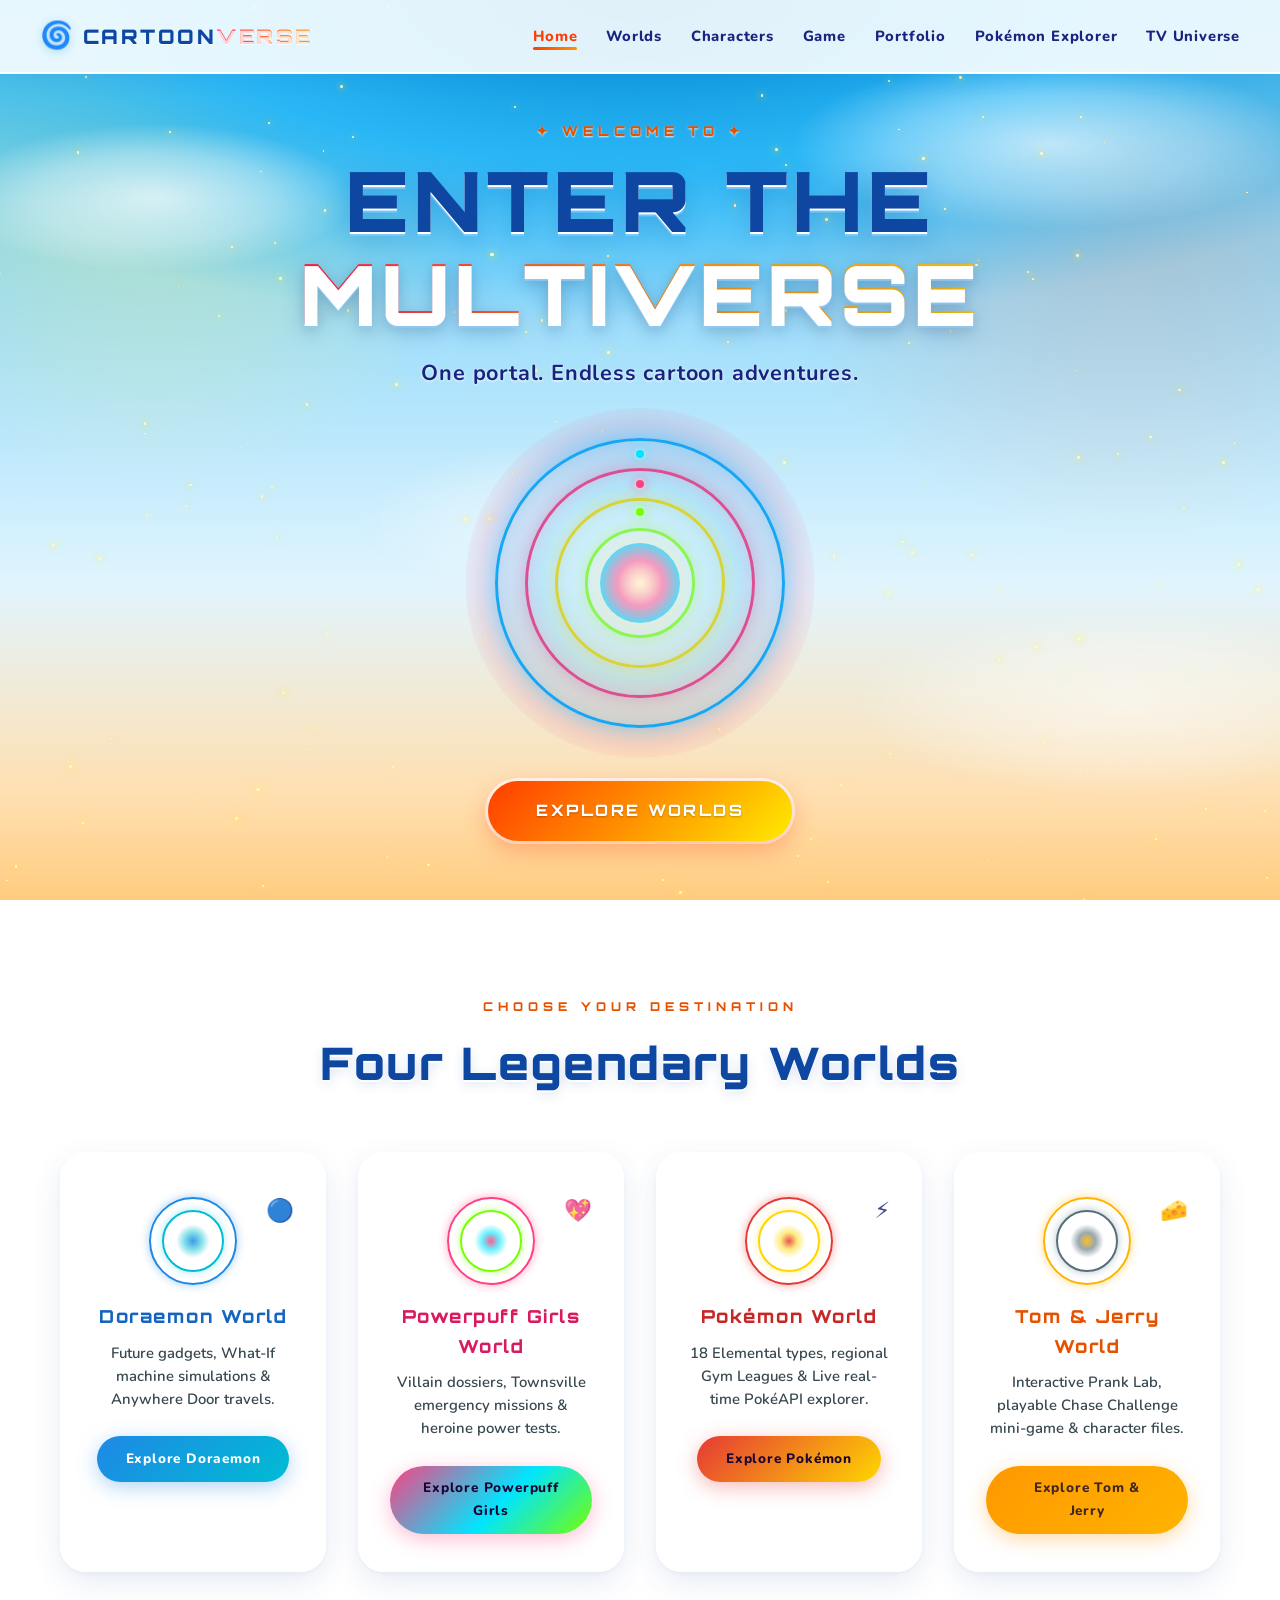
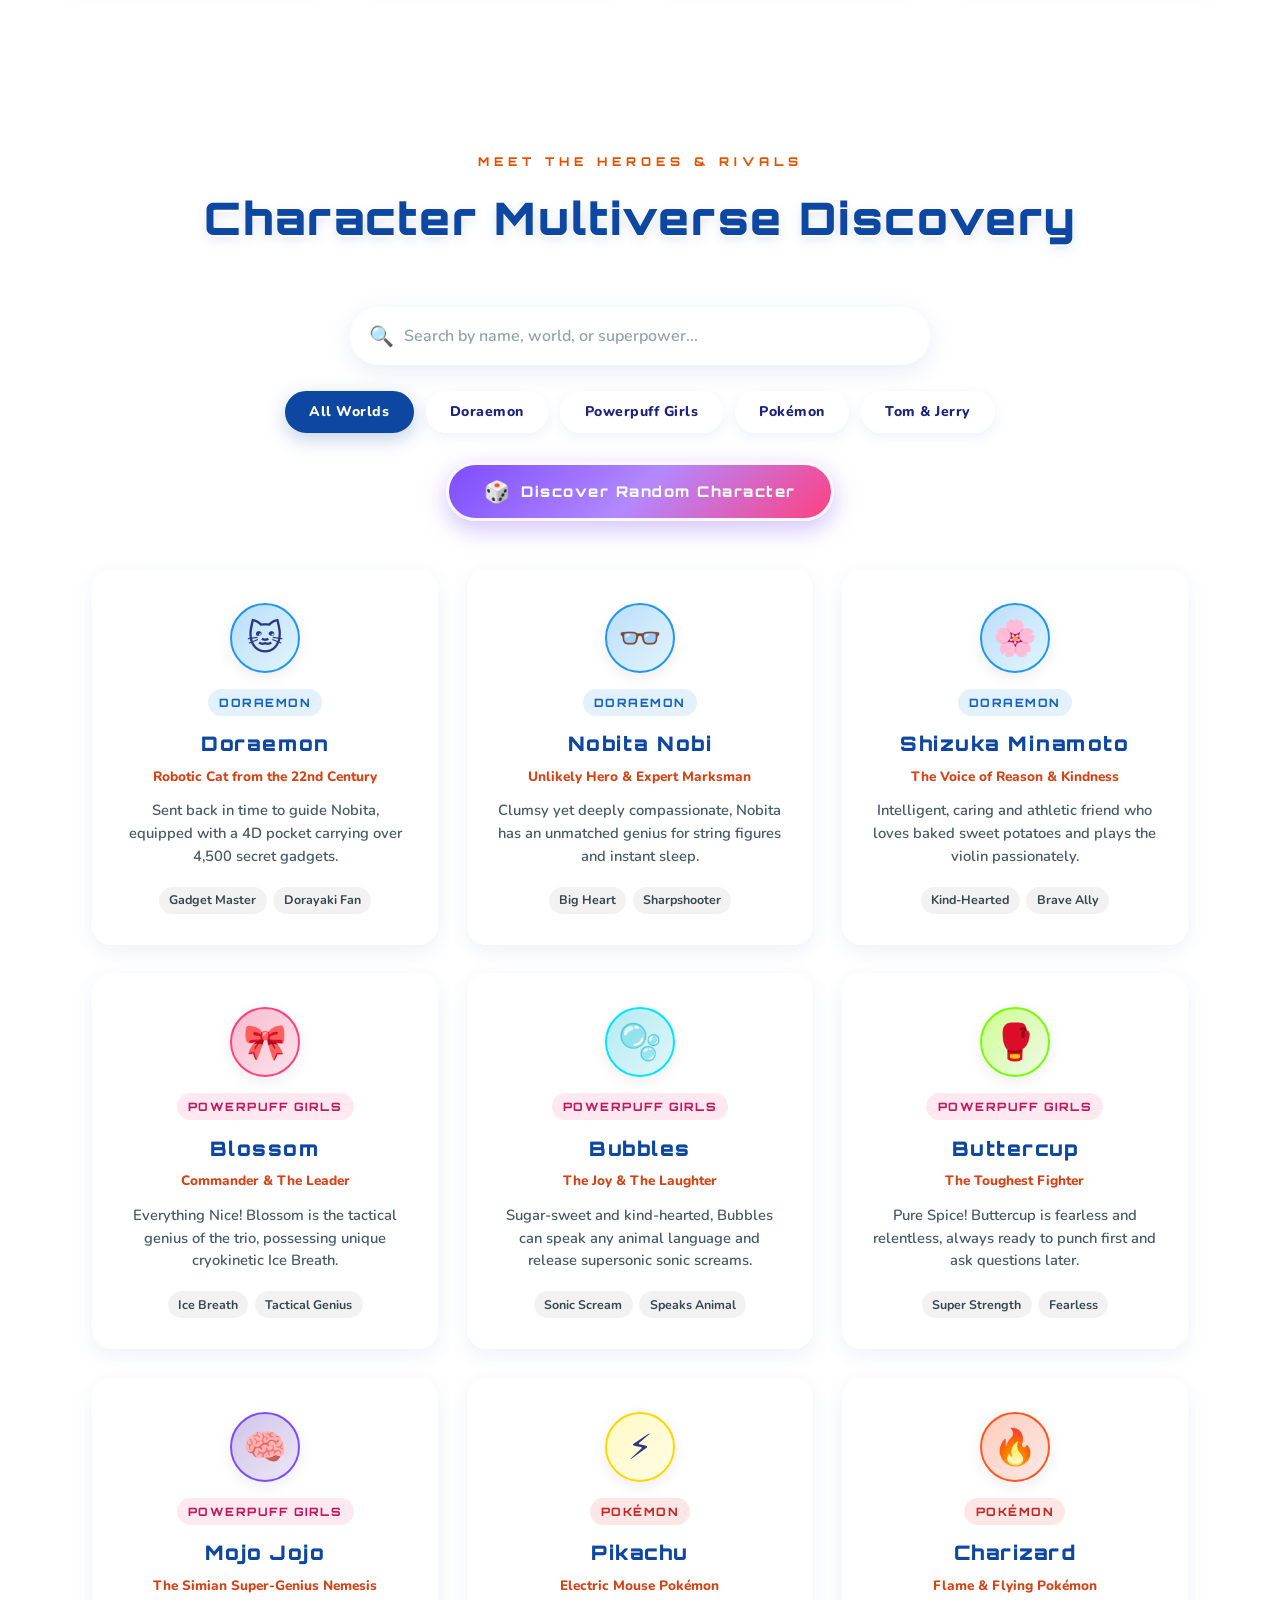
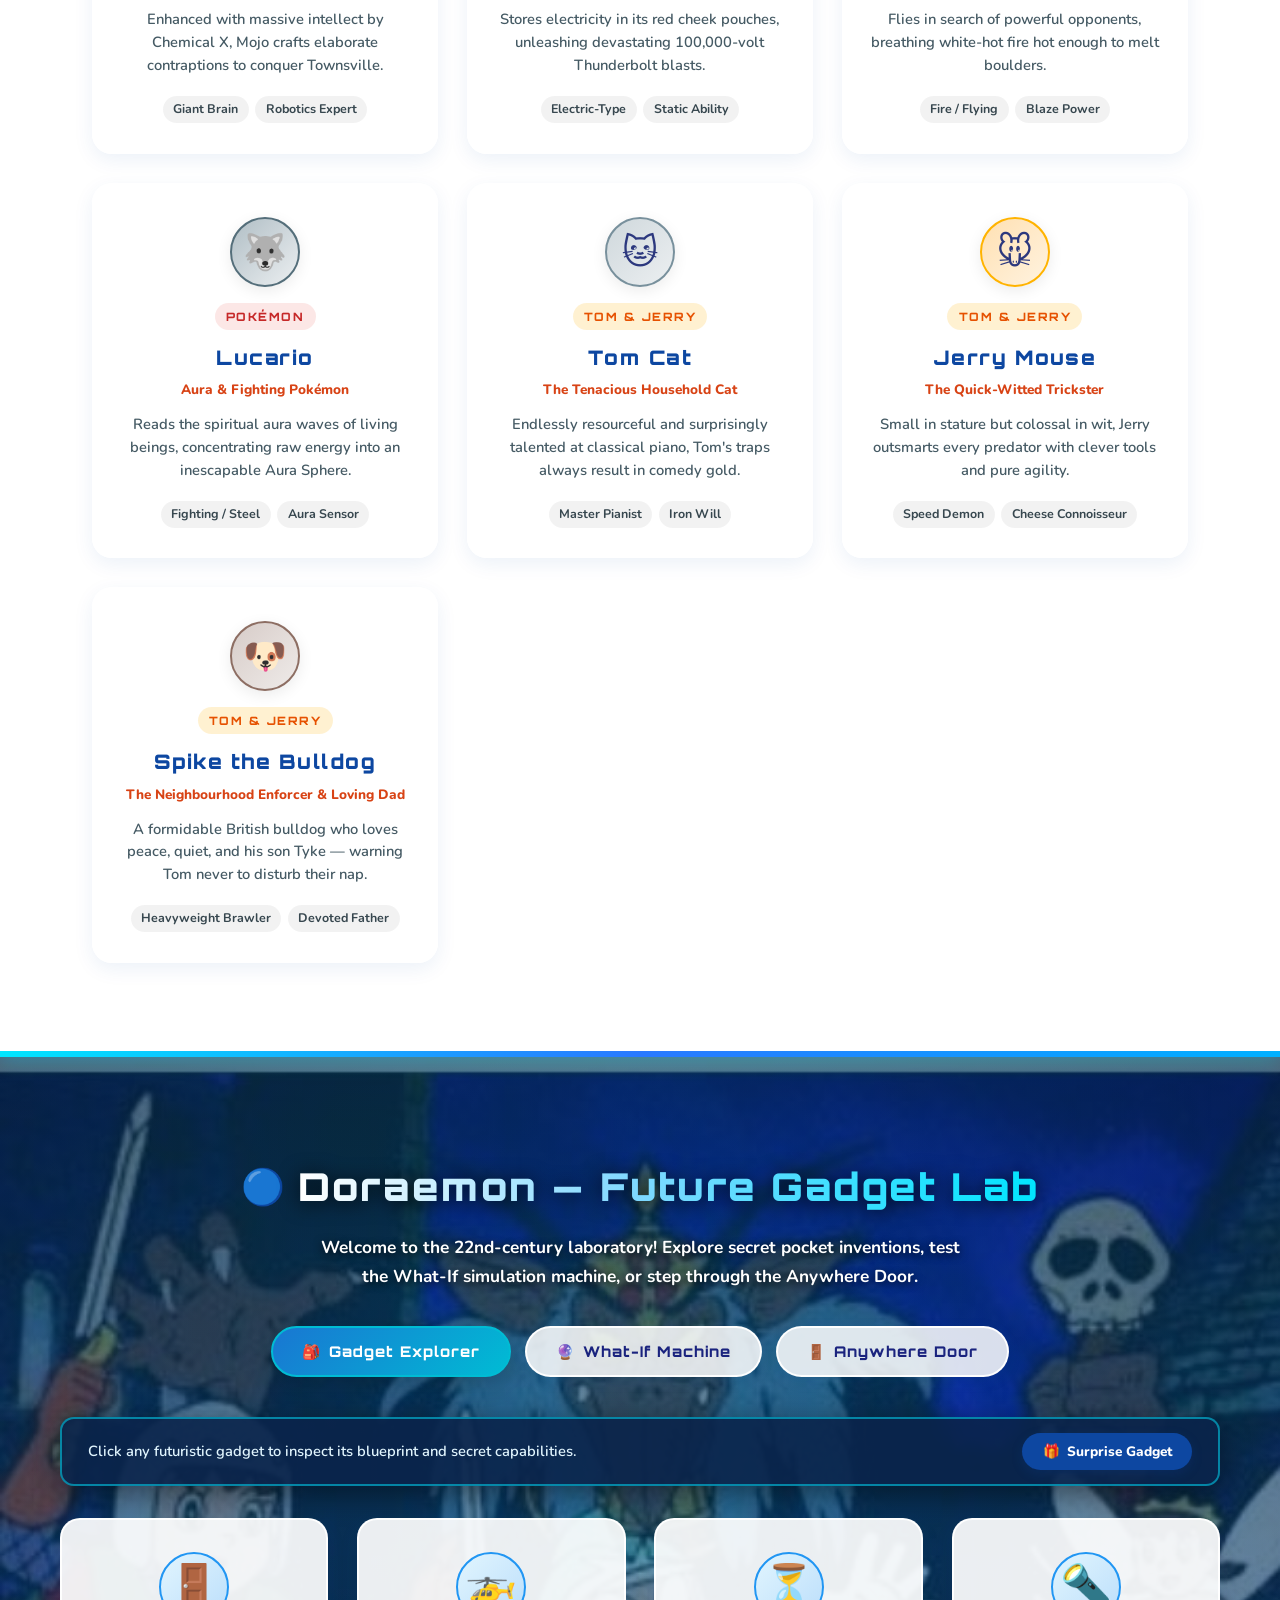
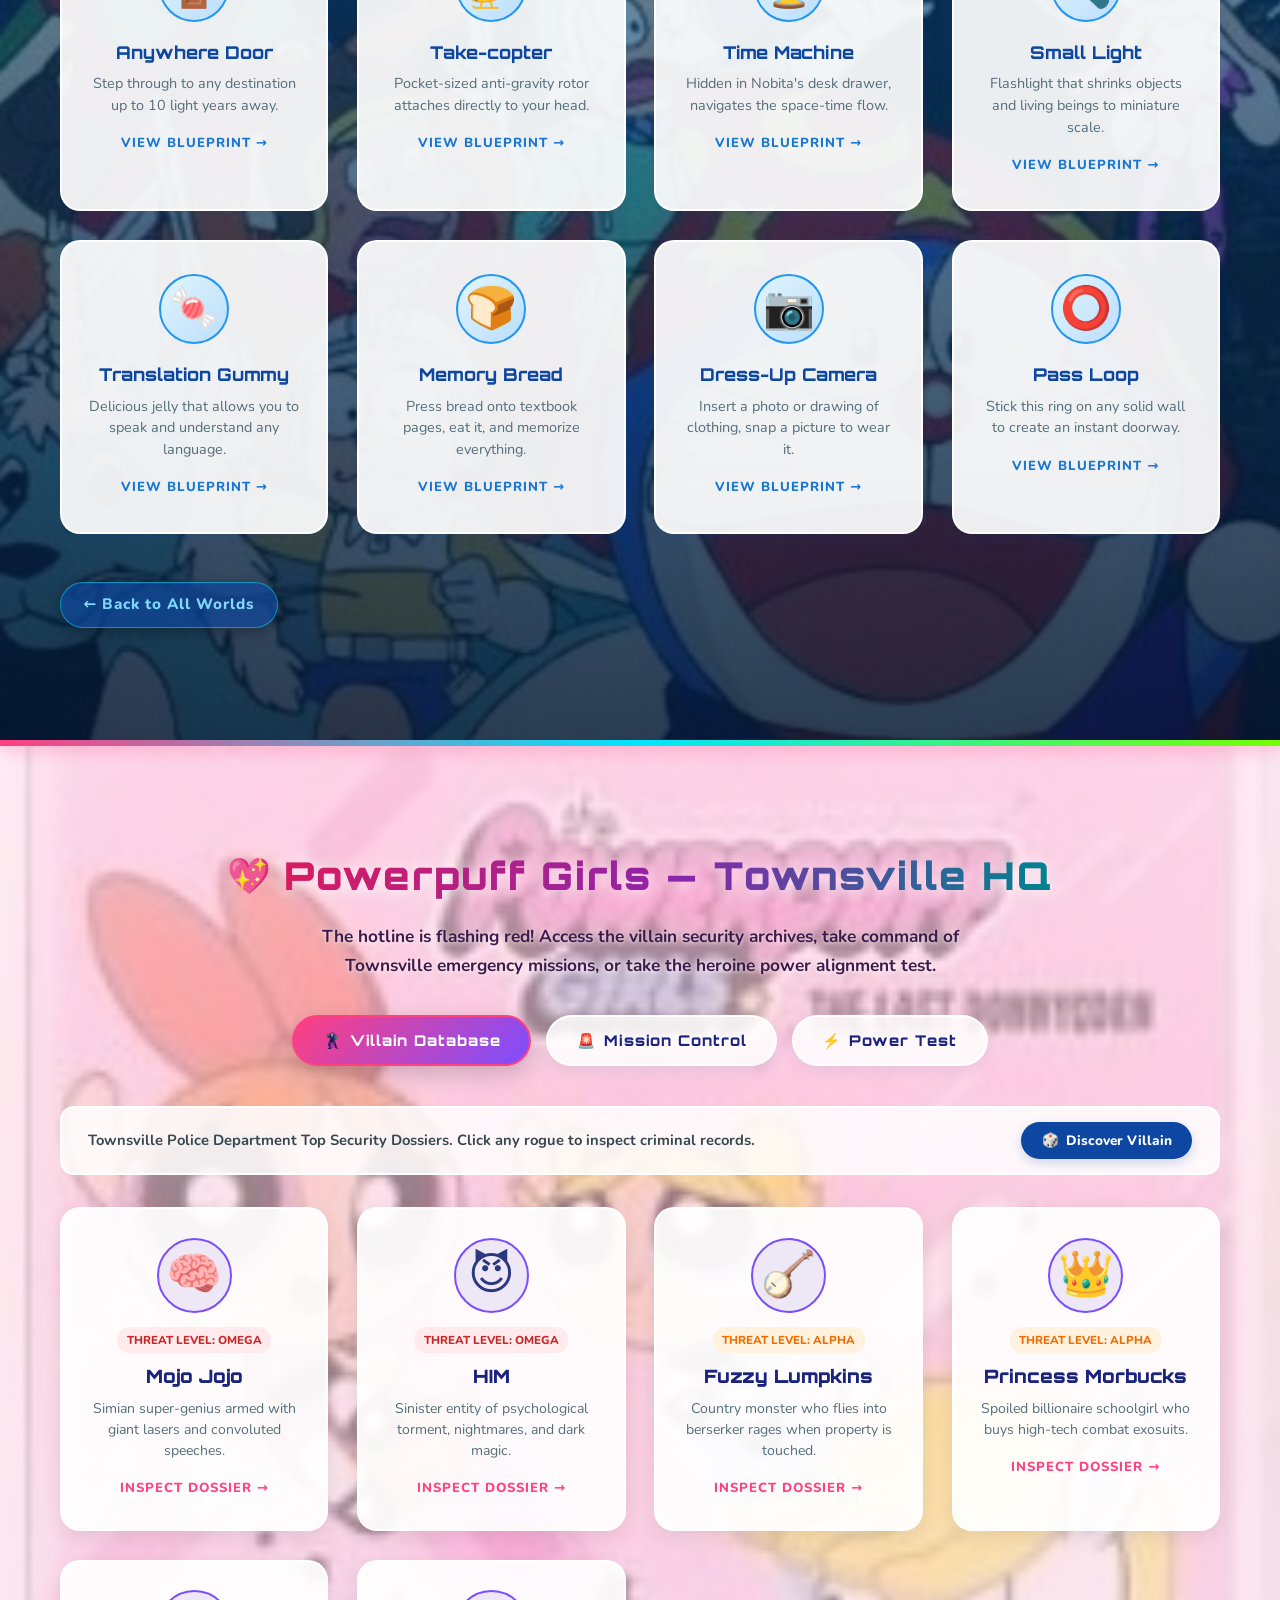
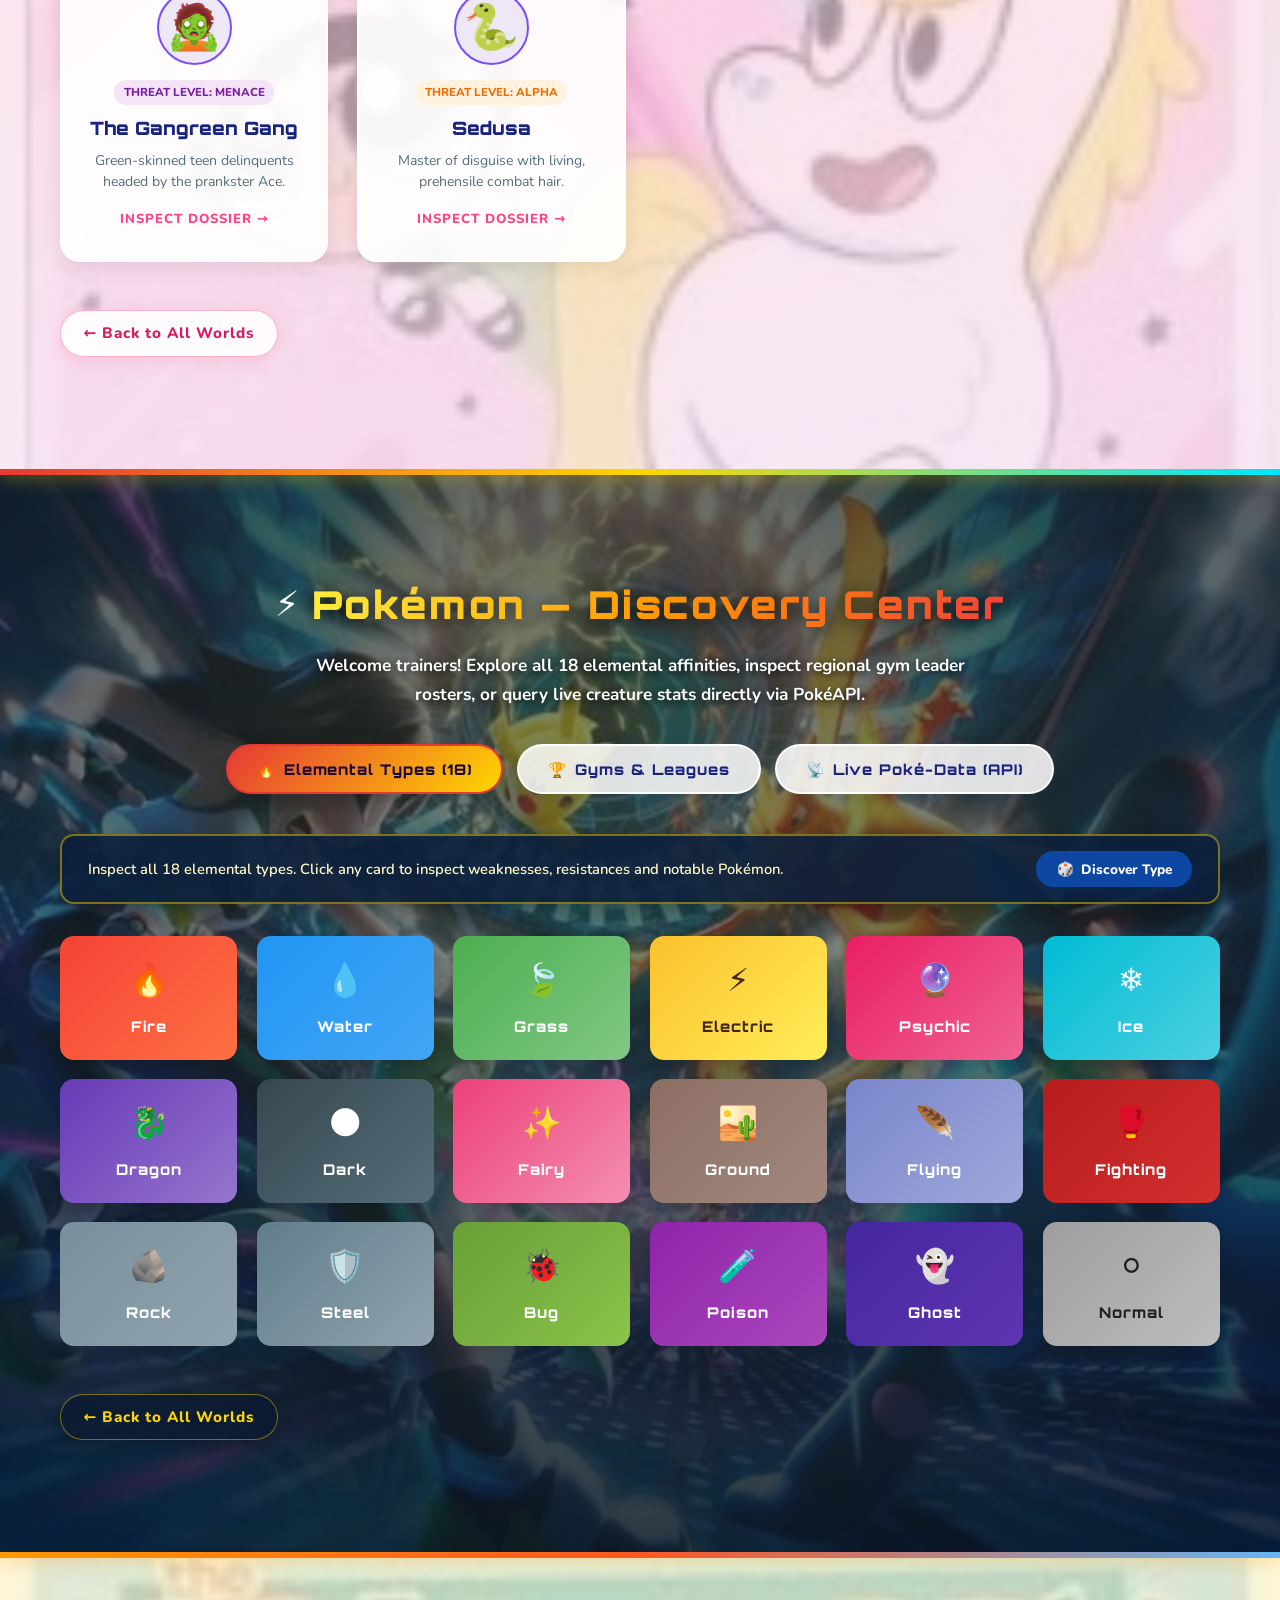
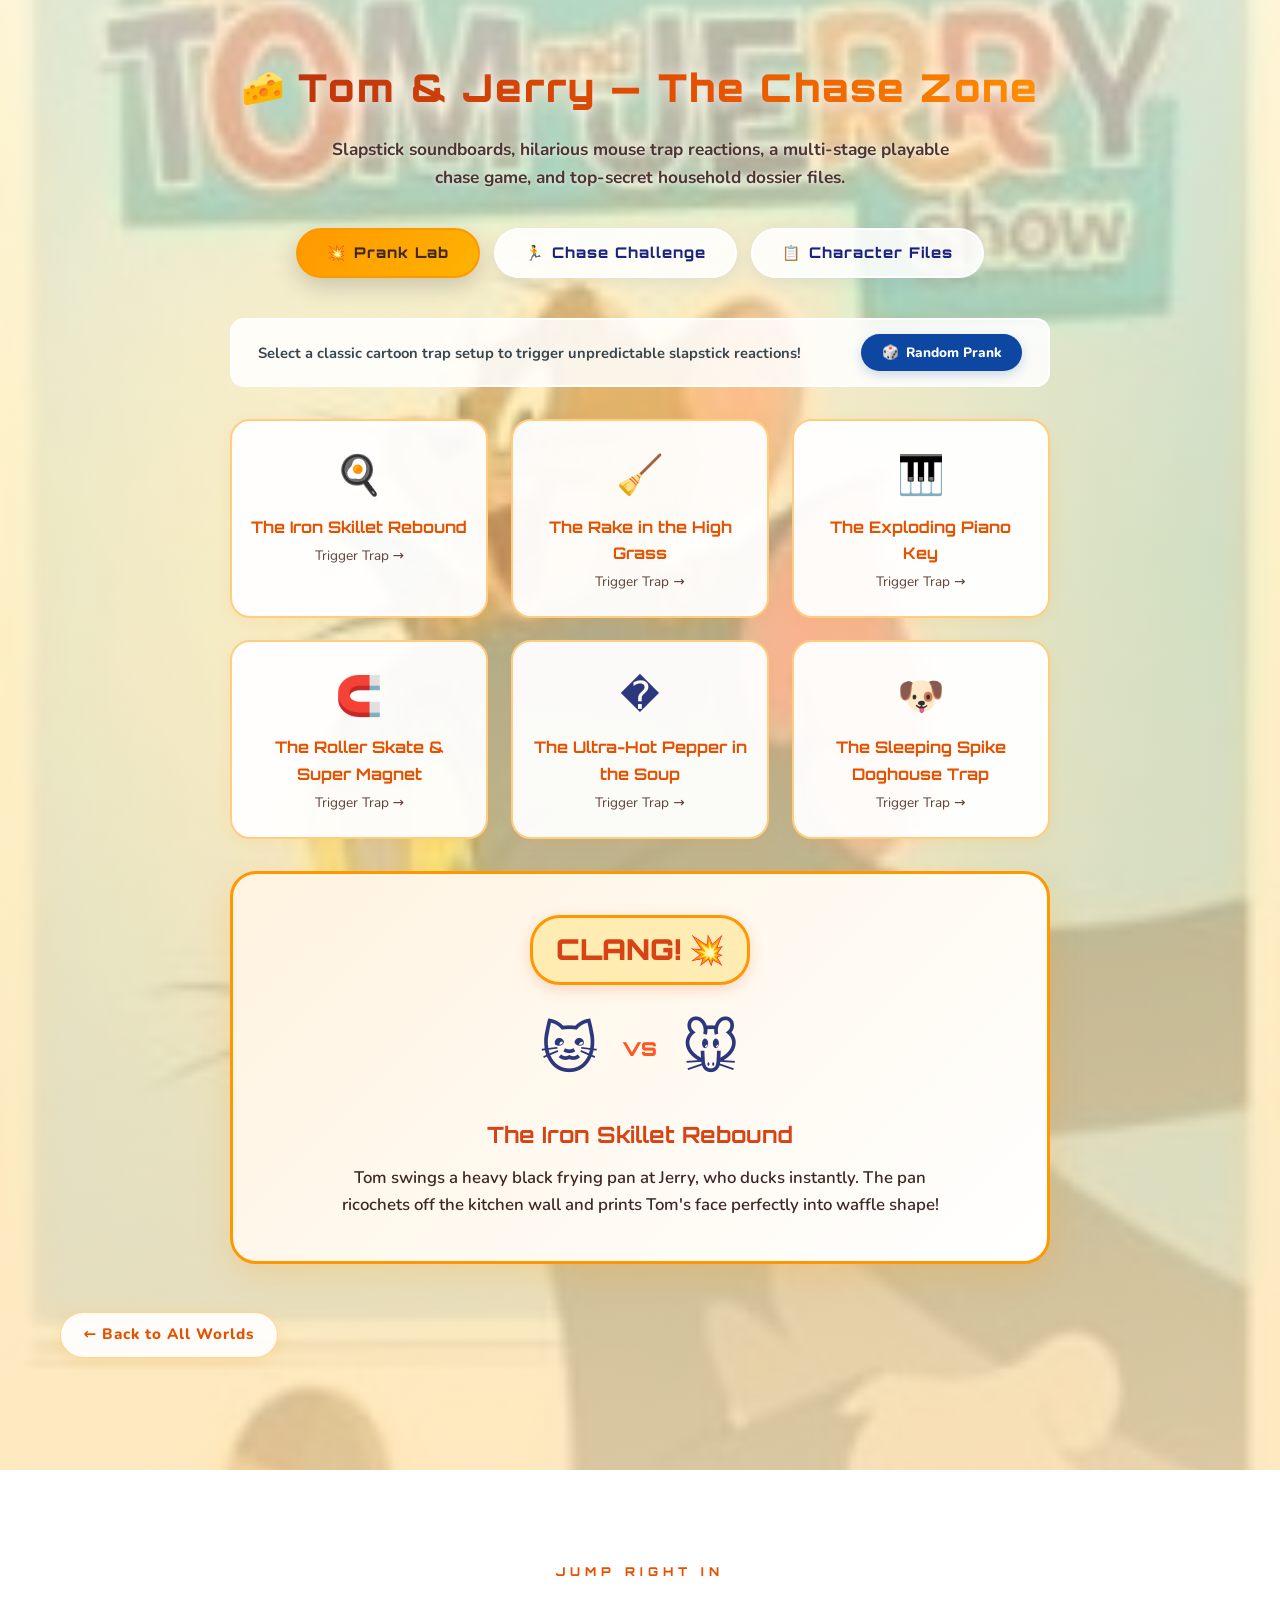
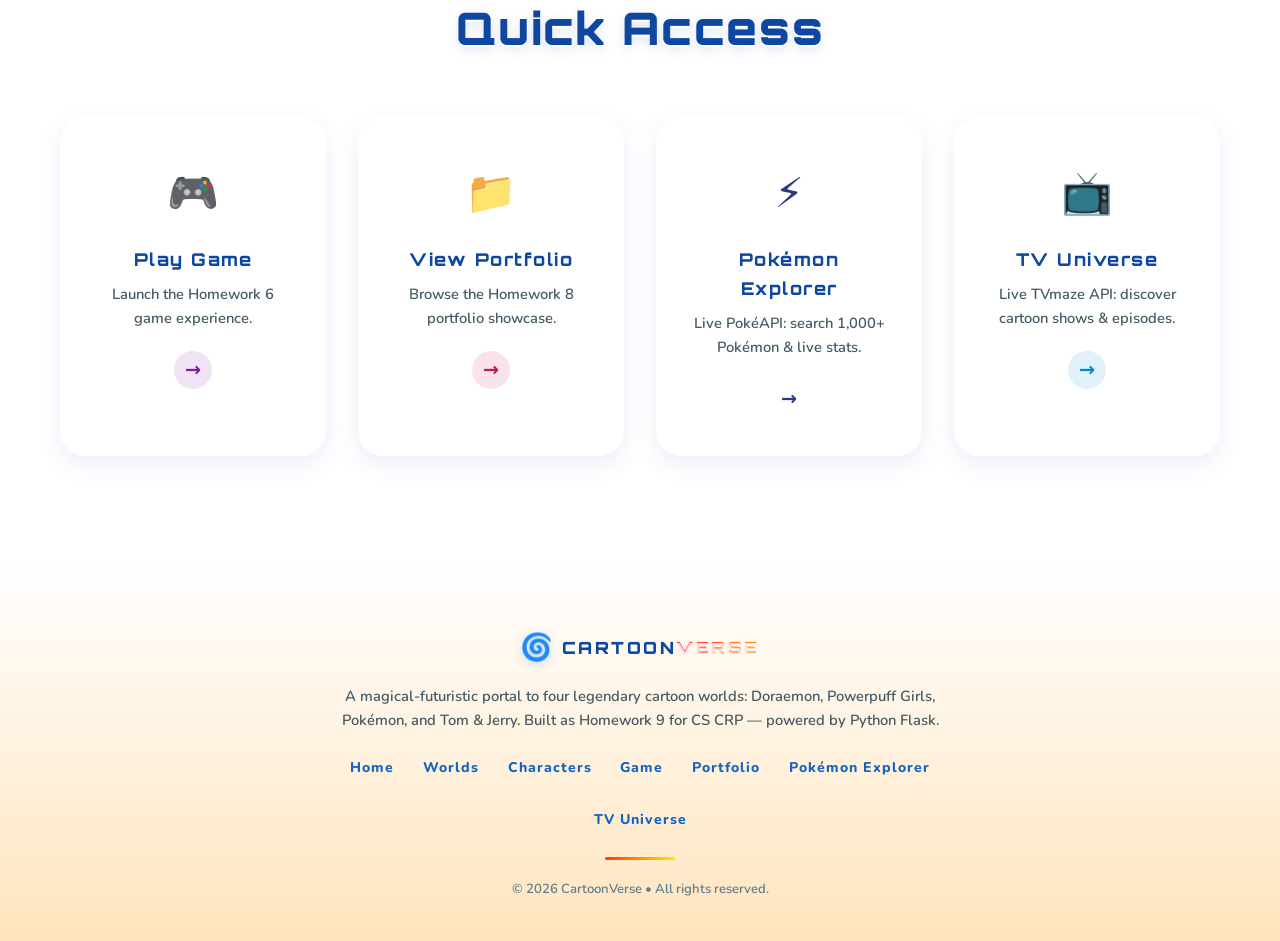
<file: index.html>
<!DOCTYPE html>
<html lang="en">
<head>
  <meta charset="UTF-8" />
  <meta name="viewport" content="width=device-width, initial-scale=1.0" />
  <title>CartoonVerse — Enter the Multiverse</title>
  <link rel="stylesheet" href="CS-CRP/Homework_9/home/style.css" />
  <link rel="preconnect" href="https://fonts.googleapis.com" />
  <link rel="preconnect" href="https://fonts.gstatic.com" crossorigin />
  <link href="https://fonts.googleapis.com/css2?family=Nunito:wght@400;600;700;800;900&family=Orbitron:wght@500;700;900&display=swap" rel="stylesheet" />
</head>
<body>

  <!-- ===== Background layers ===== -->
  <div class="bg-stars" id="starfield"></div>
  <div class="bg-particles" id="particles"></div>

  <!-- ===== Navbar ===== -->
  <nav class="navbar" id="navbar">
    <a href="./" class="nav-brand">
      <span class="brand-icon">🌀</span>
      <span class="brand-text">CARTOON<span class="brand-accent">VERSE</span></span>
    </a>
    <button class="hamburger" id="hamburger" aria-label="Toggle navigation">
      <span></span><span></span><span></span>
    </button>
    <ul class="nav-menu" id="navMenu">
      <li><a href="#hero" class="nav-link active">Home</a></li>
      <li><a href="#worlds" class="nav-link">Worlds</a></li>
      <li><a href="#character-discovery" class="nav-link">Characters</a></li>
      <li><a href="CS-CRP/Homework_9/game/" class="nav-link">Game</a></li>
      <li><a href="CS-CRP/Homework_9/portfolio/" class="nav-link">Portfolio</a></li>
      <li><a href="CS-CRP/Homework_9/api/#pokemon" class="nav-link">Pokémon Explorer</a></li>
      <li><a href="CS-CRP/Homework_9/api/#tv" class="nav-link">TV Universe</a></li>
    </ul>
  </nav>

  <!-- ===== Hero Section ===== -->
  <section class="hero" id="hero">
    <div class="hero-inner">
      <p class="hero-tag">✦ WELCOME TO ✦</p>
      <h1 class="hero-title">
        ENTER THE<br /><span class="hero-highlight">MULTIVERSE</span>
      </h1>
      <p class="hero-subtitle">One portal. Endless cartoon adventures.</p>

      <!-- Central Portal -->
      <div class="portal-stage">
        <div class="portal">
          <div class="ring ring-outer"></div>
          <div class="ring ring-mid"></div>
          <div class="ring ring-inner"></div>
          <div class="ring ring-core-border"></div>
          <div class="portal-core">
            <div class="core-flare"></div>
          </div>
          <div class="portal-aura"></div>
          <!-- Orbiting dots -->
          <div class="orbit orbit-1"><span class="orb"></span></div>
          <div class="orbit orbit-2"><span class="orb"></span></div>
          <div class="orbit orbit-3"><span class="orb"></span></div>
        </div>
      </div>

      <a href="#worlds" class="cta-btn" id="ctaExplore">
        <span class="cta-glow"></span>
        <span class="cta-text">EXPLORE WORLDS</span>
      </a>
    </div>
    <div class="hero-scroll-hint" id="scrollHint">
      <span class="scroll-arrow"></span>
    </div>
  </section>

  <!-- ===== Worlds Section (Exactly 4 Worlds) ===== -->
  <section class="worlds" id="worlds">
    <div class="section-header">
      <span class="section-tag">CHOOSE YOUR DESTINATION</span>
      <h2 class="section-title">Four Legendary Worlds</h2>
    </div>
    <div class="worlds-grid">

      <!-- 1. Doraemon World -->
      <article class="world-card world-doraemon" id="card-doraemon">
        <div class="card-bg-glow"></div>
        <div class="card-top">
          <div class="card-portal-mini">
            <div class="mini-orbit mo-1"></div>
            <div class="mini-orbit mo-2"></div>
            <div class="mini-core doraemon-gradient"></div>
          </div>
          <span class="card-badge">🔵</span>
        </div>
        <h3 class="card-title">Doraemon World</h3>
        <p class="card-desc">Future gadgets, What-If machine simulations & Anywhere Door travels.</p>
        <a href="#world-doraemon-detail" class="card-btn doraemon-btn">Explore Doraemon</a>
      </article>

      <!-- 2. Powerpuff Girls World -->
      <article class="world-card world-powerpuff" id="card-powerpuff">
        <div class="card-bg-glow"></div>
        <div class="card-top">
          <div class="card-portal-mini">
            <div class="mini-orbit mo-1"></div>
            <div class="mini-orbit mo-2"></div>
            <div class="mini-core powerpuff-gradient"></div>
          </div>
          <span class="card-badge">💖</span>
        </div>
        <h3 class="card-title">Powerpuff Girls World</h3>
        <p class="card-desc">Villain dossiers, Townsville emergency missions & heroine power tests.</p>
        <a href="#world-powerpuff-detail" class="card-btn powerpuff-btn">Explore Powerpuff Girls</a>
      </article>

      <!-- 3. Pokémon World -->
      <article class="world-card world-pokemon" id="card-pokemon">
        <div class="card-bg-glow"></div>
        <div class="card-top">
          <div class="card-portal-mini">
            <div class="mini-orbit mo-1"></div>
            <div class="mini-orbit mo-2"></div>
            <div class="mini-core pokemon-gradient"></div>
          </div>
          <span class="card-badge">⚡</span>
        </div>
        <h3 class="card-title">Pokémon World</h3>
        <p class="card-desc">18 Elemental types, regional Gym Leagues & Live real-time PokéAPI explorer.</p>
        <a href="#world-pokemon-detail" class="card-btn pokemon-btn">Explore Pokémon</a>
      </article>

      <!-- 4. Tom and Jerry World -->
      <article class="world-card world-tomjerry" id="card-tomjerry">
        <div class="card-bg-glow"></div>
        <div class="card-top">
          <div class="card-portal-mini">
            <div class="mini-orbit mo-1"></div>
            <div class="mini-orbit mo-2"></div>
            <div class="mini-core tomjerry-gradient"></div>
          </div>
          <span class="card-badge">🧀</span>
        </div>
        <h3 class="card-title">Tom & Jerry World</h3>
        <p class="card-desc">Interactive Prank Lab, playable Chase Challenge mini-game & character files.</p>
        <a href="#world-tomjerry-detail" class="card-btn tomjerry-btn">Explore Tom & Jerry</a>
      </article>

    </div>
  </section>

  <!-- ===== Character Discovery, Search & Filters Section ===== -->
  <section class="character-discovery" id="character-discovery">
    <div class="section-header">
      <span class="section-tag">MEET THE HEROES & RIVALS</span>
      <h2 class="section-title">Character Multiverse Discovery</h2>
    </div>

    <div class="discovery-controls">
      <!-- Search Bar -->
      <div class="search-box">
        <span class="search-icon">🔍</span>
        <input type="text" id="charSearch" placeholder="Search by name, world, or superpower..." aria-label="Search characters" />
        <button id="clearSearchBtn" class="clear-search-btn" title="Clear search" aria-label="Clear search">✕</button>
      </div>

      <!-- World Filters -->
      <div class="filter-pills" id="worldFilters">
        <button class="filter-pill active" data-filter="all">All Worlds</button>
        <button class="filter-pill pill-doraemon" data-filter="doraemon">Doraemon</button>
        <button class="filter-pill pill-powerpuff" data-filter="powerpuff">Powerpuff Girls</button>
        <button class="filter-pill pill-pokemon" data-filter="pokemon">Pokémon</button>
        <button class="filter-pill pill-tomjerry" data-filter="tomjerry">Tom & Jerry</button>
      </div>

      <!-- Random Discovery Action -->
      <div class="random-action">
        <button class="random-btn" id="btnRandomChar">
          <span class="btn-dice">🎲</span> Discover Random Character
        </button>
      </div>
    </div>

    <!-- Random Character Spotlight Box -->
    <div class="spotlight-card hidden" id="spotlightCard">
      <div class="spotlight-badge" id="spotlightBadge">✨ SPOTLIGHT DISCOVERY</div>
      <div class="spotlight-content">
        <div class="spotlight-avatar" id="spotlightIcon">🌟</div>
        <div class="spotlight-info">
          <span class="spotlight-world" id="spotlightWorld">Doraemon World</span>
          <h3 class="spotlight-name" id="spotlightName">Doraemon</h3>
          <p class="spotlight-desc" id="spotlightDesc">The 22nd-century robotic cat equipped with a fourth-dimensional pocket full of fantastical gadgets.</p>
          <div class="spotlight-traits" id="spotlightTraits">
            <span class="trait">Anywhere Door</span>
            <span class="trait">Take-copter</span>
            <span class="trait">Dorayaki Lover</span>
          </div>
        </div>
      </div>
      <button class="spotlight-close" id="spotlightClose" aria-label="Close spotlight">✕</button>
    </div>

    <!-- Characters Grid -->
    <div class="character-grid" id="characterGrid">

      <!-- DORAEMON WORLD CHARACTERS -->
      <div class="char-card" data-world="doraemon" data-name="doraemon" data-tags="robotic cat 22nd century gadgets anywhere door pocket future">
        <div class="char-icon doraemon-bg">🐱</div>
        <div class="char-tag doraemon-tag">Doraemon</div>
        <h4 class="char-name">Doraemon</h4>
        <p class="char-role">Robotic Cat from the 22nd Century</p>
        <p class="char-desc">Sent back in time to guide Nobita, equipped with a 4D pocket carrying over 4,500 secret gadgets.</p>
        <div class="char-badges">
          <span class="badge">Gadget Master</span>
          <span class="badge">Dorayaki Fan</span>
        </div>
      </div>

      <div class="char-card" data-world="doraemon" data-name="nobita" data-tags="nobita nobi student marksman kind heart dreamer sleepy">
        <div class="char-icon doraemon-bg">👓</div>
        <div class="char-tag doraemon-tag">Doraemon</div>
        <h4 class="char-name">Nobita Nobi</h4>
        <p class="char-role">Unlikely Hero & Expert Marksman</p>
        <p class="char-desc">Clumsy yet deeply compassionate, Nobita has an unmatched genius for string figures and instant sleep.</p>
        <div class="char-badges">
          <span class="badge">Big Heart</span>
          <span class="badge">Sharpshooter</span>
        </div>
      </div>

      <div class="char-card" data-world="doraemon" data-name="shizuka" data-tags="shizuka minamoto violin sweet smart friend">
        <div class="char-icon doraemon-bg">🌸</div>
        <div class="char-tag doraemon-tag">Doraemon</div>
        <h4 class="char-name">Shizuka Minamoto</h4>
        <p class="char-role">The Voice of Reason & Kindness</p>
        <p class="char-desc">Intelligent, caring and athletic friend who loves baked sweet potatoes and plays the violin passionately.</p>
        <div class="char-badges">
          <span class="badge">Kind-Hearted</span>
          <span class="badge">Brave Ally</span>
        </div>
      </div>

      <!-- POWERPUFF GIRLS WORLD CHARACTERS -->
      <div class="char-card" data-world="powerpuff" data-name="blossom" data-tags="blossom commander leader pink ice breath brain townsville superhero">
        <div class="char-icon blossom-bg">🎀</div>
        <div class="char-tag blossom-tag">Powerpuff Girls</div>
        <h4 class="char-name">Blossom</h4>
        <p class="char-role">Commander & The Leader</p>
        <p class="char-desc">Everything Nice! Blossom is the tactical genius of the trio, possessing unique cryokinetic Ice Breath.</p>
        <div class="char-badges">
          <span class="badge">Ice Breath</span>
          <span class="badge">Tactical Genius</span>
        </div>
      </div>

      <div class="char-card" data-world="powerpuff" data-name="bubbles" data-tags="bubbles sugar joy laughter blue sonic scream animal language superhero">
        <div class="char-icon bubbles-bg">🫧</div>
        <div class="char-tag bubbles-tag">Powerpuff Girls</div>
        <h4 class="char-name">Bubbles</h4>
        <p class="char-role">The Joy & The Laughter</p>
        <p class="char-desc">Sugar-sweet and kind-hearted, Bubbles can speak any animal language and release supersonic sonic screams.</p>
        <div class="char-badges">
          <span class="badge">Sonic Scream</span>
          <span class="badge">Speaks Animal</span>
        </div>
      </div>

      <div class="char-card" data-world="powerpuff" data-name="buttercup" data-tags="buttercup spice fighter green brawler tough powerhouse superhero">
        <div class="char-icon buttercup-bg">🥊</div>
        <div class="char-tag buttercup-tag">Powerpuff Girls</div>
        <h4 class="char-name">Buttercup</h4>
        <p class="char-role">The Toughest Fighter</p>
        <p class="char-desc">Pure Spice! Buttercup is fearless and relentless, always ready to punch first and ask questions later.</p>
        <div class="char-badges">
          <span class="badge">Super Strength</span>
          <span class="badge">Fearless</span>
        </div>
      </div>

      <div class="char-card" data-world="powerpuff" data-name="mojo jojo" data-tags="mojo jojo villain chimp mastermind professor utonium townsville chemical x">
        <div class="char-icon mojojojo-bg">🧠</div>
        <div class="char-tag mojojojo-tag">Powerpuff Girls</div>
        <h4 class="char-name">Mojo Jojo</h4>
        <p class="char-role">The Simian Super-Genius Nemesis</p>
        <p class="char-desc">Enhanced with massive intellect by Chemical X, Mojo crafts elaborate contraptions to conquer Townsville.</p>
        <div class="char-badges">
          <span class="badge">Giant Brain</span>
          <span class="badge">Robotics Expert</span>
        </div>
      </div>

      <!-- POKÉMON WORLD CHARACTERS -->
      <div class="char-card" data-world="pokemon" data-name="pikachu" data-tags="pikachu electric mouse thunderbolt ash kanto mascot pokemon">
        <div class="char-icon pikachu-bg">⚡</div>
        <div class="char-tag pokemon-tag">Pokémon</div>
        <h4 class="char-name">Pikachu</h4>
        <p class="char-role">Electric Mouse Pokémon</p>
        <p class="char-desc">Stores electricity in its red cheek pouches, unleashing devastating 100,000-volt Thunderbolt blasts.</p>
        <div class="char-badges">
          <span class="badge">Electric-Type</span>
          <span class="badge">Static Ability</span>
        </div>
      </div>

      <div class="char-card" data-world="pokemon" data-name="charizard" data-tags="charizard fire flying dragon flamethrower blaze pokemon">
        <div class="char-icon charizard-bg">🔥</div>
        <div class="char-tag pokemon-tag">Pokémon</div>
        <h4 class="char-name">Charizard</h4>
        <p class="char-role">Flame & Flying Pokémon</p>
        <p class="char-desc">Flies in search of powerful opponents, breathing white-hot fire hot enough to melt boulders.</p>
        <div class="char-badges">
          <span class="badge">Fire / Flying</span>
          <span class="badge">Blaze Power</span>
        </div>
      </div>

      <div class="char-card" data-world="pokemon" data-name="lucario" data-tags="lucario aura fighting steel aura sphere sinnoh pokemon">
        <div class="char-icon lucario-bg">🐺</div>
        <div class="char-tag pokemon-tag">Pokémon</div>
        <h4 class="char-name">Lucario</h4>
        <p class="char-role">Aura & Fighting Pokémon</p>
        <p class="char-desc">Reads the spiritual aura waves of living beings, concentrating raw energy into an inescapable Aura Sphere.</p>
        <div class="char-badges">
          <span class="badge">Fighting / Steel</span>
          <span class="badge">Aura Sensor</span>
        </div>
      </div>

      <!-- TOM & JERRY WORLD CHARACTERS -->
      <div class="char-card" data-world="tomjerry" data-name="tom" data-tags="tom cat thomas housecat pianist slapstick mouse trap mgm">
        <div class="char-icon tom-bg">🐱</div>
        <div class="char-tag tomjerry-tag">Tom & Jerry</div>
        <h4 class="char-name">Tom Cat</h4>
        <p class="char-role">The Tenacious Household Cat</p>
        <p class="char-desc">Endlessly resourceful and surprisingly talented at classical piano, Tom's traps always result in comedy gold.</p>
        <div class="char-badges">
          <span class="badge">Master Pianist</span>
          <span class="badge">Iron Will</span>
        </div>
      </div>

      <div class="char-card" data-world="tomjerry" data-name="jerry" data-tags="jerry mouse cheese trickster clever hole slapstick">
        <div class="char-icon jerry-bg">🐭</div>
        <div class="char-tag tomjerry-tag">Tom & Jerry</div>
        <h4 class="char-name">Jerry Mouse</h4>
        <p class="char-role">The Quick-Witted Trickster</p>
        <p class="char-desc">Small in stature but colossal in wit, Jerry outsmarts every predator with clever tools and pure agility.</p>
        <div class="char-badges">
          <span class="badge">Speed Demon</span>
          <span class="badge">Cheese Connoisseur</span>
        </div>
      </div>

      <div class="char-card" data-world="tomjerry" data-name="spike" data-tags="spike bulldog dog tyke bone guard house slapstick">
        <div class="char-icon spike-bg">🐶</div>
        <div class="char-tag tomjerry-tag">Tom & Jerry</div>
        <h4 class="char-name">Spike the Bulldog</h4>
        <p class="char-role">The Neighbourhood Enforcer & Loving Dad</p>
        <p class="char-desc">A formidable British bulldog who loves peace, quiet, and his son Tyke — warning Tom never to disturb their nap.</p>
        <div class="char-badges">
          <span class="badge">Heavyweight Brawler</span>
          <span class="badge">Devoted Father</span>
        </div>
      </div>

    </div>

    <!-- Empty State Message -->
    <div class="no-results hidden" id="noResultsMsg">
      <span class="no-results-icon">🔎</span>
      <h3>No Characters Found</h3>
      <p>Try searching for a different name, superpower, or switch your world filter.</p>
      <button class="reset-filter-btn" id="resetFilterBtn">Show All Characters</button>
    </div>
  </section>

  <!-- ===================================================================
       WORLD 1: DORAEMON — FUTURE GADGET LAB (Interactive 3 Tabs)
       =================================================================== -->
  <section class="world-detail detail-doraemon" id="world-doraemon-detail">
    <div class="detail-inner">
      <div class="detail-header">
        <span class="detail-icon">🔵</span>
        <h2 class="detail-title doraemon-text">Doraemon — Future Gadget Lab</h2>
      </div>
      <p class="detail-intro">Welcome to the 22nd-century laboratory! Explore secret pocket inventions, test the What-If simulation machine, or step through the Anywhere Door.</p>

      <!-- Doraemon Tab Navigation -->
      <div class="world-tabs" data-world-tabs="doraemon">
        <button class="tab-btn active" data-tab="doraemon-tab-1">
          <span class="tab-icon">🎒</span> Gadget Explorer
        </button>
        <button class="tab-btn" data-tab="doraemon-tab-2">
          <span class="tab-icon">🔮</span> What-If Machine
        </button>
        <button class="tab-btn" data-tab="doraemon-tab-3">
          <span class="tab-icon">🚪</span> Anywhere Door
        </button>
      </div>

      <!-- TAB 1: Gadget Explorer -->
      <div class="tab-pane active" id="doraemon-tab-1">
        <div class="tab-action-bar">
          <p class="tab-hint">Click any futuristic gadget to inspect its blueprint and secret capabilities.</p>
          <button class="action-btn-sm" id="btnSurpriseGadget">
            <span>🎁</span> Surprise Gadget
          </button>
        </div>

        <div class="gadget-grid" id="gadgetGrid">
          <!-- Populated by JS / HTML Cards -->
        </div>

        <!-- Detailed Modal for Gadget -->
        <div class="interactive-modal hidden" id="gadgetModal">
          <div class="modal-card">
            <button class="modal-close-btn" id="gadgetModalClose">✕</button>
            <div class="modal-header">
              <span class="modal-avatar" id="gadgetModalIcon">🚪</span>
              <div>
                <span class="modal-tag">22nd-Century Secret Gadget</span>
                <h3 class="modal-title" id="gadgetModalTitle">Anywhere Door</h3>
              </div>
            </div>
            <p class="modal-desc" id="gadgetModalDesc"></p>
            <div class="modal-meta-grid">
              <div class="meta-item">
                <span class="meta-label">Range</span>
                <span class="meta-val" id="gadgetModalRange">10 Light Years</span>
              </div>
              <div class="meta-item">
                <span class="meta-label">Inventor</span>
                <span class="meta-val">Matsushiba Robotics</span>
              </div>
              <div class="meta-item">
                <span class="meta-label">Usage Rule</span>
                <span class="meta-val" id="gadgetModalRule">Clear visualization required</span>
              </div>
            </div>
            <div class="modal-footer">
              <span class="modal-fun-fact" id="gadgetModalFact">💡 Fun Fact: The Anywhere Door cannot teleport to destinations that have no spatial map stored in its memory bank.</span>
            </div>
          </div>
        </div>
      </div>

      <!-- TAB 2: What If Machine -->
      <div class="tab-pane" id="doraemon-tab-2">
        <div class="what-if-container">
          <div class="what-if-header">
            <span class="wi-avatar">🔮</span>
            <h3>The "What If" Problem Solver</h3>
            <p>Select an everyday real-world dilemma and watch the 22nd-century What-If telephone booth compute the ultimate gadget rescue!</p>
          </div>

          <div class="problem-selector">
            <label for="problemSelect">Choose a Dilemma:</label>
            <div class="select-row">
              <select id="problemSelect" aria-label="Select dilemma">
                <option value="late-school">⏰ Overslept! School starts in 3 minutes!</option>
                <option value="forgot-homework">📝 Dog ate (or forgot) homework at home</option>
                <option value="rainy-picnic">🌧️ Heavy thunderstorms ruined Sunday outdoor picnic</option>
                <option value="bully-gian">💪 Local neighbourhood giant wants to wrestle</option>
                <option value="messy-room">🧹 Bedroom looks like a tornado disaster zone</option>
                <option value="animal-talk">🐕 Want to understand what the family dog is barking about</option>
                <option value="bored-weekend">🏝️ Stuck inside with nothing fun to do on weekend</option>
              </select>
              <button class="action-btn-sm" id="btnRandomProblem">
                <span>🎲</span> Random Dilemma
              </button>
            </div>
          </div>

          <!-- Solution Display Card -->
          <div class="solution-card" id="solutionCard">
            <div class="sol-gadget-icon" id="solIcon">🚪</div>
            <div class="sol-info">
              <span class="sol-tag">Recommended Gadget Solution</span>
              <h4 class="sol-gadget-name" id="solName">The Anywhere Door</h4>
              <p class="sol-how" id="solHow">Step through the pink door straight from your bedside to your classroom chair without Nobita tripping over!</p>
              <div class="sol-outcome" id="solOutcome">
                <strong>Result:</strong> Arrived with 2 minutes to spare, perfect attendance preserved!
              </div>
            </div>
          </div>
        </div>
      </div>

      <!-- TAB 3: Anywhere Door Destination Explorer -->
      <div class="tab-pane" id="doraemon-tab-3">
        <div class="door-explorer">
          <div class="door-controls">
            <p>Where in space, time, or imagination would you like to travel today?</p>
            <button class="action-btn-sm" id="btnRandomDestination">
              <span>🚀</span> Random Destination
            </button>
          </div>

          <div class="destination-pills" id="destPills">
            <!-- Populated by JS -->
          </div>

          <div class="destination-display" id="destDisplay">
            <div class="dest-portal-frame">
              <div class="dest-bg-preview" id="destBg"></div>
              <div class="dest-portal-door">
                <span class="door-handle"></span>
              </div>
            </div>
            <div class="dest-info-card">
              <span class="dest-coord" id="destCoord">Coordinates: Luna Basin Sector 4</span>
              <h3 class="dest-name" id="destName">The Moon Rabbit Kingdom</h3>
              <p class="dest-desc" id="destDesc">Travel to the far side of the moon where mochi-pounding lunar rabbits have constructed an invisible bio-dome filled with anti-gravity jumps.</p>
              <div class="dest-fact-box" id="destFact">
                <strong>💡 Cosmic Lore:</strong> Nobita used the Badge of Trust so he and his friends could breathe on the lunar surface without spacesuits!
              </div>
              <button class="teleport-btn" id="btnTeleport">
                <span>✨</span> Step Through The Door
              </button>
            </div>
          </div>
        </div>
      </div>

      <a href="#worlds" class="back-link">← Back to All Worlds</a>
    </div>
  </section>

  <!-- ===================================================================
       WORLD 2: POWERPUFF GIRLS — TOWNSVILLE HQ (Interactive 3 Tabs)
       =================================================================== -->
  <section class="world-detail detail-powerpuff" id="world-powerpuff-detail">
    <div class="detail-inner">
      <div class="detail-header">
        <span class="detail-icon">💖</span>
        <h2 class="detail-title powerpuff-text">Powerpuff Girls — Townsville HQ</h2>
      </div>
      <p class="detail-intro">The hotline is flashing red! Access the villain security archives, take command of Townsville emergency missions, or take the heroine power alignment test.</p>

      <!-- PPG Tab Navigation -->
      <div class="world-tabs" data-world-tabs="powerpuff">
        <button class="tab-btn active" data-tab="ppg-tab-1">
          <span class="tab-icon">🦹</span> Villain Database
        </button>
        <button class="tab-btn" data-tab="ppg-tab-2">
          <span class="tab-icon">🚨</span> Mission Control
        </button>
        <button class="tab-btn" data-tab="ppg-tab-3">
          <span class="tab-icon">⚡</span> Power Test
        </button>
      </div>

      <!-- TAB 1: Villain Database -->
      <div class="tab-pane active" id="ppg-tab-1">
        <div class="tab-action-bar">
          <p class="tab-hint">Townsville Police Department Top Security Dossiers. Click any rogue to inspect criminal records.</p>
          <button class="action-btn-sm" id="btnRandomVillain">
            <span>🎲</span> Discover Villain
          </button>
        </div>

        <div class="villain-grid" id="villainGrid">
          <!-- Populated by JS -->
        </div>

        <!-- Villain Modal -->
        <div class="interactive-modal hidden" id="villainModal">
          <div class="modal-card ppg-modal-card">
            <button class="modal-close-btn" id="villainModalClose">✕</button>
            <div class="modal-header">
              <span class="modal-avatar" id="villainModalIcon">🧠</span>
              <div>
                <span class="modal-tag danger-tag" id="villainThreat">Threat Level: OMEGA</span>
                <h3 class="modal-title" id="villainModalName">Mojo Jojo</h3>
              </div>
            </div>
            <p class="modal-desc" id="villainModalDesc"></p>
            <div class="modal-meta-grid">
              <div class="meta-item">
                <span class="meta-label">Primary Ability</span>
                <span class="meta-val" id="villainModalPower">Super-Genius Intellect</span>
              </div>
              <div class="meta-item">
                <span class="meta-label">Hideout</span>
                <span class="meta-val" id="villainModalHideout">Volcano Observatory</span>
              </div>
              <div class="meta-item">
                <span class="meta-label">Weakness</span>
                <span class="meta-val" id="villainModalWeakness">Over-explaining schemes</span>
              </div>
            </div>
            <div class="modal-footer">
              <span class="modal-fun-fact" id="villainModalQuote">"I am Mojo Jojo! You must listen to the words that are spoken by me!"</span>
            </div>
          </div>
        </div>
      </div>

      <!-- TAB 2: Mission Control Mini-Adventure -->
      <div class="tab-pane" id="ppg-tab-2">
        <div class="mission-control-box">
          <div class="hotline-phone">
            <div class="phone-receiver">☎️</div>
            <div class="hotline-status">
              <span class="status-indicator blink"></span>
              <strong>MAYOR'S EMERGENCY HOTLINE: ACTIVE ALERT</strong>
            </div>
          </div>

          <div class="mission-stage" id="missionStage">
            <div class="mission-header">
              <span class="mission-badge" id="missionIdTag">MISSION 1 / 3</span>
              <h3 class="mission-title" id="missionTitle">Mojo Jojo's Giant Mech Downtown</h3>
            </div>
            <p class="mission-brief" id="missionBrief">Mojo Jojo is marching a 100-foot robot down Townsville Main Street, aiming a laser at the pickle factory! The citizens need immediate evacuation and response.</p>

            <div class="mission-choices" id="missionChoices">
              <!-- Choices rendered by JS -->
            </div>

            <div class="mission-result hidden" id="missionResult">
              <div class="result-icon" id="resIcon">🎉</div>
              <h4 id="resTitle">Mission Accomplished!</h4>
              <p id="resDesc"></p>
              <div class="res-score" id="resScore">Townsville Safety Rating: 100%</div>
              <button class="action-btn-sm" id="btnNextMission">Next Mission →</button>
            </div>
          </div>
        </div>
      </div>

      <!-- TAB 3: Power Test Interactive Quiz -->
      <div class="tab-pane" id="ppg-tab-3">
        <div class="quiz-container" id="quizContainer">
          <div class="quiz-intro" id="quizIntro">
            <span class="quiz-avatar">💖</span>
            <h3>Which Powerpuff Girl Are You?</h3>
            <p>Answer 4 fun questions to find your chemical match: Blossom (The Leader), Bubbles (The Joy), or Buttercup (The Fighter)!</p>
            <button class="action-btn" id="btnStartQuiz">Start Power Test</button>
          </div>

          <div class="quiz-question-box hidden" id="quizQuestionBox">
            <div class="quiz-progress-bar">
              <div class="quiz-progress-fill" id="quizProgressFill"></div>
            </div>
            <span class="quiz-q-num" id="quizQNum">Question 1 of 4</span>
            <h4 class="quiz-question-text" id="quizQText">When faced with a giant monster, what is your first instinct?</h4>
            <div class="quiz-options" id="quizOptions">
              <!-- Rendered by JS -->
            </div>
          </div>

          <div class="quiz-result-box hidden" id="quizResultBox">
            <div class="quiz-result-avatar" id="quizResAvatar">🎀</div>
            <span class="quiz-result-tag" id="quizResTag">YOUR HEROINE MATCH</span>
            <h3 class="quiz-result-name" id="quizResName">You are BLOSSOM!</h3>
            <p class="quiz-result-desc" id="quizResDesc">You are the natural leader — intelligent, organized, responsible, and equipped with analytical problem solving. When things get heated, you stay cool with Ice Breath!</p>
            <div class="quiz-traits-row" id="quizResTraits">
              <span class="trait">Tactical Mind</span>
              <span class="trait">Ice Breath</span>
              <span class="trait">Bow Enthusiast</span>
            </div>
            <button class="action-btn-sm" id="btnRetakeQuiz" style="margin-top: 1.5rem;">
              <span>🔄</span> Retake Power Test
            </button>
          </div>
        </div>
      </div>

      <a href="#worlds" class="back-link">← Back to All Worlds</a>
    </div>
  </section>

  <!-- ===================================================================
       WORLD 3: POKÉMON — POKÉMON DISCOVERY CENTER (Interactive 3 Tabs)
       =================================================================== -->
  <section class="world-detail detail-pokemon" id="world-pokemon-detail">
    <div class="detail-inner">
      <div class="detail-header">
        <span class="detail-icon">⚡</span>
        <h2 class="detail-title pokemon-text">Pokémon — Discovery Center</h2>
      </div>
      <p class="detail-intro">Welcome trainers! Explore all 18 elemental affinities, inspect regional gym leader rosters, or query live creature stats directly via PokéAPI.</p>

      <!-- Pokemon Tab Navigation -->
      <div class="world-tabs" data-world-tabs="pokemon">
        <button class="tab-btn active" data-tab="poke-tab-1">
          <span class="tab-icon">🔥</span> Elemental Types (18)
        </button>
        <button class="tab-btn" data-tab="poke-tab-2">
          <span class="tab-icon">🏆</span> Gyms & Leagues
        </button>
        <button class="tab-btn" data-tab="poke-tab-3">
          <span class="tab-icon">📡</span> Live Poké-Data (API)
        </button>
      </div>

      <!-- TAB 1: Elemental Type Explorer (18 Types) -->
      <div class="tab-pane active" id="poke-tab-1">
        <div class="tab-action-bar">
          <p class="tab-hint">Inspect all 18 elemental types. Click any card to inspect weaknesses, resistances and notable Pokémon.</p>
          <button class="action-btn-sm" id="btnRandomType">
            <span>🎲</span> Discover Type
          </button>
        </div>

        <div class="types-grid" id="typesGrid">
          <!-- 18 Types Rendered by JS -->
        </div>

        <!-- Type Detail Modal -->
        <div class="interactive-modal hidden" id="typeModal">
          <div class="modal-card">
            <button class="modal-close-btn" id="typeModalClose">✕</button>
            <div class="modal-header">
              <span class="modal-avatar" id="typeModalIcon">🔥</span>
              <div>
                <span class="modal-tag" id="typeModalBadge">Elemental Affinity</span>
                <h3 class="modal-title" id="typeModalTitle">Fire Type</h3>
              </div>
            </div>
            <p class="modal-desc" id="typeModalDesc"></p>
            <div class="modal-meta-grid">
              <div class="meta-item">
                <span class="meta-label">Super Effective On</span>
                <span class="meta-val" id="typeModalStrong">Grass, Ice, Bug, Steel</span>
              </div>
              <div class="meta-item">
                <span class="meta-label">Weak Against</span>
                <span class="meta-val" id="typeModalWeak">Water, Ground, Rock</span>
              </div>
              <div class="meta-item">
                <span class="meta-label">Iconic Example</span>
                <span class="meta-val" id="typeModalExample">Charizard, Arcanine</span>
              </div>
            </div>
            <div class="modal-footer">
              <span class="modal-fun-fact" id="typeModalFact">🔥 Battle Note: Fire Pokémon cannot be inflicted with the Burn status condition.</span>
            </div>
          </div>
        </div>
      </div>

      <!-- TAB 2: Gyms and Leagues -->
      <div class="tab-pane" id="poke-tab-2">
        <div class="league-container">
          <div class="region-selector-bar">
            <span>Select Region:</span>
            <div class="region-pills" id="regionPills">
              <button class="region-pill active" data-region="kanto">Kanto</button>
              <button class="region-pill" data-region="johto">Johto</button>
              <button class="region-pill" data-region="hoenn">Hoenn</button>
              <button class="region-pill" data-region="sinnoh">Sinnoh</button>
            </div>
          </div>

          <div class="gym-leaders-grid" id="gymGrid">
            <!-- Rendered by JS based on region -->
          </div>
        </div>
      </div>

      <!-- TAB 3: LIVE POKÉ-DATA (Real PokéAPI Integration) -->
      <div class="tab-pane" id="poke-tab-3">
        <div class="live-pokedex-box">
          <div class="pokedex-header">
            <span class="pd-avatar">📡</span>
            <div>
              <h3>Live PokéAPI Network</h3>
              <p>Search over 1,000 real Pokémon from <a href="https://pokeapi.co/" target="_blank" rel="noopener">pokeapi.co</a> with live artwork, real stats, and abilities!</p>
            </div>
          </div>

          <div class="pokedex-search-bar">
            <div class="search-box">
              <span class="search-icon">🔍</span>
              <input type="text" id="pokeApiSearchInput" placeholder="Enter name or Pokédex ID (e.g. gengar, 25, mewtwo)..." aria-label="Search Pokédex" />
              <button class="action-btn-sm" id="btnSearchPokeApi">Search</button>
            </div>
            <button class="action-btn-sm" id="btnRandomPokeApi">
              <span>🎲</span> Random Pokémon
            </button>
          </div>

          <!-- Live Loading State -->
          <div class="poke-loading hidden" id="pokeLoading">
            <div class="poke-spinner"></div>
            <p>Connecting to PokéAPI satellites...</p>
          </div>

          <!-- Error Message State -->
          <div class="poke-error hidden" id="pokeError">
            <span class="error-icon">⚠️</span>
            <h4 id="pokeErrorTitle">Pokémon Not Found</h4>
            <p id="pokeErrorMsg">Check your spelling or Pokédex number (e.g., 'pikachu' or '150').</p>
          </div>

          <!-- Live Display Card -->
          <div class="pokedex-display-card" id="pokeDisplayCard">
            <div class="pd-left">
              <div class="pd-art-frame">
                <img id="pokeImg" src="https://raw.githubusercontent.com/PokeAPI/sprites/master/sprites/pokemon/other/official-artwork/25.png" alt="Pikachu" loading="lazy" />
              </div>
              <span class="pd-id-tag" id="pokeIdTag">#0025</span>
              <h3 class="pd-name" id="pokeName">Pikachu</h3>
              <div class="pd-types-row" id="pokeTypesRow">
                <span class="poke-type-badge type-electric">Electric</span>
              </div>
            </div>

            <div class="pd-right">
              <div class="pd-meta-grid">
                <div class="meta-stat">
                  <span class="ms-lbl">Height</span>
                  <span class="ms-val" id="pokeHeight">0.4 m</span>
                </div>
                <div class="meta-stat">
                  <span class="ms-lbl">Weight</span>
                  <span class="ms-val" id="pokeWeight">6.0 kg</span>
                </div>
                <div class="meta-stat">
                  <span class="ms-lbl">Abilities</span>
                  <span class="ms-val" id="pokeAbilities">Static, Lightning Rod</span>
                </div>
              </div>

              <!-- Base Stats Progress Bars -->
              <h4 class="stats-title">Base Stats</h4>
              <div class="base-stats-list" id="pokeStatsList">
                <div class="stat-bar-row">
                  <span class="stat-name">HP</span>
                  <span class="stat-num" id="statHp">35</span>
                  <div class="stat-meter"><div class="stat-fill" id="fillHp" style="width: 14%;"></div></div>
                </div>
                <div class="stat-bar-row">
                  <span class="stat-name">Attack</span>
                  <span class="stat-num" id="statAtk">55</span>
                  <div class="stat-meter"><div class="stat-fill" id="fillAtk" style="width: 22%;"></div></div>
                </div>
                <div class="stat-bar-row">
                  <span class="stat-name">Defense</span>
                  <span class="stat-num" id="statDef">40</span>
                  <div class="stat-meter"><div class="stat-fill" id="fillDef" style="width: 16%;"></div></div>
                </div>
                <div class="stat-bar-row">
                  <span class="stat-name">Sp. Atk</span>
                  <span class="stat-num" id="statSpAtk">50</span>
                  <div class="stat-meter"><div class="stat-fill" id="fillSpAtk" style="width: 20%;"></div></div>
                </div>
                <div class="stat-bar-row">
                  <span class="stat-name">Sp. Def</span>
                  <span class="stat-num" id="statSpDef">50</span>
                  <div class="stat-meter"><div class="stat-fill" id="fillSpDef" style="width: 20%;"></div></div>
                </div>
                <div class="stat-bar-row">
                  <span class="stat-name">Speed</span>
                  <span class="stat-num" id="statSpd">90</span>
                  <div class="stat-meter"><div class="stat-fill" id="fillSpd" style="width: 36%;"></div></div>
                </div>
              </div>
            </div>
          </div>

        </div>
      </div>

      <a href="#worlds" class="back-link">← Back to All Worlds</a>
    </div>
  </section>

  <!-- ===================================================================
       WORLD 4: TOM AND JERRY — THE CHASE ZONE (Interactive 3 Tabs)
       =================================================================== -->
  <section class="world-detail detail-tomjerry" id="world-tomjerry-detail">
    <div class="detail-inner">
      <div class="detail-header">
        <span class="detail-icon">🧀</span>
        <h2 class="detail-title tomjerry-text">Tom & Jerry — The Chase Zone</h2>
      </div>
      <p class="detail-intro">Slapstick soundboards, hilarious mouse trap reactions, a multi-stage playable chase game, and top-secret household dossier files.</p>

      <!-- Tom and Jerry Tab Navigation -->
      <div class="world-tabs" data-world-tabs="tomjerry">
        <button class="tab-btn active" data-tab="tj-tab-1">
          <span class="tab-icon">💥</span> Prank Lab
        </button>
        <button class="tab-btn" data-tab="tj-tab-2">
          <span class="tab-icon">🏃</span> Chase Challenge
        </button>
        <button class="tab-btn" data-tab="tj-tab-3">
          <span class="tab-icon">📋</span> Character Files
        </button>
      </div>

      <!-- TAB 1: Prank Lab -->
      <div class="tab-pane active" id="tj-tab-1">
        <div class="prank-lab-container">
          <div class="tab-action-bar">
            <p class="tab-hint">Select a classic cartoon trap setup to trigger unpredictable slapstick reactions!</p>
            <button class="action-btn-sm" id="btnRandomPrank">
              <span>🎲</span> Random Prank
            </button>
          </div>

          <div class="prank-scenarios-grid" id="prankGrid">
            <!-- Populated by JS -->
          </div>

          <!-- Prank Outcome Stage -->
          <div class="prank-stage" id="prankStage">
            <div class="comic-bubble" id="comicBubble">CLANG! 💥</div>
            <div class="prank-visuals">
              <span class="prank-icon-left" id="prankActorLeft">🐱</span>
              <span class="prank-vs">VS</span>
              <span class="prank-icon-right" id="prankActorRight">🐭</span>
            </div>
            <h3 class="prank-headline" id="prankHeadline">The Iron Skillet Rebound</h3>
            <p class="prank-narrative" id="prankNarrative">Tom swings a heavy black frying pan at Jerry, who ducks instantly. The pan ricochets off the kitchen wall and prints Tom's face perfectly into waffle shape!</p>
          </div>
        </div>
      </div>

      <!-- TAB 2: Chase Challenge Mini-Game -->
      <div class="tab-pane" id="tj-tab-2">
        <div class="chase-game-box" id="chaseGameBox">
          <div class="game-hud">
            <div class="hud-item">
              <span class="hud-label">Current Role:</span>
              <strong id="hudRole">Jerry the Mouse</strong>
            </div>
            <div class="hud-item">
              <span class="hud-label">Stage:</span>
              <strong id="hudStage">1 / 3 — The Living Room</strong>
            </div>
            <div class="hud-item">
              <span class="hud-label">Cheese Score:</span>
              <strong id="hudScore">🧀 0</strong>
            </div>
          </div>

          <div class="game-canvas" id="gameCanvas">
            <div class="game-scene-art" id="gameSceneArt">🛋️ 🧶 🐱 💨 🐭</div>
            <h3 class="game-stage-title" id="gameStageTitle">Tom has spotted you by the grandfather clock!</h3>
            <p class="game-stage-desc" id="gameStageDesc">Tom pounces forward with claws out! You need to make a lightning split-second decision.</p>

            <div class="game-choices-grid" id="gameChoicesGrid">
              <!-- Choices populated by JS -->
            </div>

            <!-- Game Over / Victory Screen -->
            <div class="game-ending-box hidden" id="gameEndingBox">
              <div class="ending-icon" id="endingIcon">🏆</div>
              <h3 id="endingTitle">Master of Escapes!</h3>
              <p id="endingDesc">You dashed into the mouse hole with 3 wedges of Swiss cheese while Tom crashed into Spike's doghouse!</p>
              <button class="action-btn" id="btnRestartGame">Play Again 🔄</button>
            </div>
          </div>
        </div>
      </div>

      <!-- TAB 3: Character Files -->
      <div class="tab-pane" id="tj-tab-3">
        <div class="tab-action-bar">
          <p class="tab-hint">Classified household records. Click any character to inspect personalities, weapons, and trivia.</p>
          <button class="action-btn-sm" id="btnRandomTjChar">
            <span>🎲</span> Random File
          </button>
        </div>

        <div class="tj-char-grid" id="tjCharGrid">
          <!-- Populated by JS -->
        </div>

        <!-- Character Dossier Modal -->
        <div class="interactive-modal hidden" id="tjModal">
          <div class="modal-card">
            <button class="modal-close-btn" id="tjModalClose">✕</button>
            <div class="modal-header">
              <span class="modal-avatar" id="tjModalIcon">🐱</span>
              <div>
                <span class="modal-tag">Household Resident File</span>
                <h3 class="modal-title" id="tjModalName">Thomas "Tom" Cat</h3>
              </div>
            </div>
            <p class="modal-desc" id="tjModalDesc"></p>
            <div class="modal-meta-grid">
              <div class="meta-item">
                <span class="meta-label">Personality</span>
                <span class="meta-val" id="tjModalTrait">Tenacious & Theatrical</span>
              </div>
              <div class="meta-item">
                <span class="meta-label">Arch-Rival</span>
                <span class="meta-val" id="tjModalRival">Jerry Mouse</span>
              </div>
              <div class="meta-item">
                <span class="meta-label">Favorite Hobby</span>
                <span class="meta-val" id="tjModalHobby">Concert Pianist</span>
              </div>
            </div>
            <div class="modal-footer">
              <span class="modal-fun-fact" id="tjModalFact">💡 Academy Award Fact: The Tom and Jerry series won seven Academy Awards for Best Animated Short Film!</span>
            </div>
          </div>
        </div>
      </div>

      <a href="#worlds" class="back-link">← Back to All Worlds</a>
    </div>
  </section>

  <!-- ===== Quick Access ===== -->
  <section class="quick-access" id="quick-access">
    <div class="section-header">
      <span class="section-tag">JUMP RIGHT IN</span>
      <h2 class="section-title">Quick Access</h2>
    </div>
    <div class="qa-grid">
      <a href="CS-CRP/Homework_9/game/" class="qa-card qa-game">
        <div class="qa-icon">🎮</div>
        <h3>Play Game</h3>
        <p>Launch the Homework 6 game experience.</p>
        <span class="qa-arrow">→</span>
      </a>
      <a href="CS-CRP/Homework_9/portfolio/" class="qa-card qa-portfolio">
        <div class="qa-icon">📁</div>
        <h3>View Portfolio</h3>
        <p>Browse the Homework 8 portfolio showcase.</p>
        <span class="qa-arrow">→</span>
      </a>
      <a href="CS-CRP/Homework_9/api/#pokemon" class="qa-card qa-pokemon-api">
        <div class="qa-icon">⚡</div>
        <h3>Pokémon Explorer</h3>
        <p>Live PokéAPI: search 1,000+ Pokémon & live stats.</p>
        <span class="qa-arrow">→</span>
      </a>
      <a href="CS-CRP/Homework_9/api/#tv" class="qa-card qa-api">
        <div class="qa-icon">📺</div>
        <h3>TV Universe</h3>
        <p>Live TVmaze API: discover cartoon shows & episodes.</p>
        <span class="qa-arrow">→</span>
      </a>
    </div>
  </section>

  <!-- ===== Footer ===== -->
  <footer class="footer" id="footer">
    <div class="footer-inner">
      <div class="footer-brand">
        <span class="brand-icon">🌀</span>
        <span class="brand-text footer-logo">CARTOON<span class="brand-accent">VERSE</span></span>
      </div>
      <p class="footer-desc">A magical-futuristic portal to four legendary cartoon worlds: Doraemon, Powerpuff Girls, Pokémon, and Tom & Jerry. Built as Homework&nbsp;9 for CS&nbsp;CRP — powered by Python Flask.</p>
      <nav class="footer-nav">
        <a href="#hero">Home</a>
        <a href="#worlds">Worlds</a>
        <a href="#character-discovery">Characters</a>
        <a hhref="CS-CRP/Homework_9/game/">Game</a>
        <a href="CS-CRP/Homework_9/portfolio/">Portfolio</a>
        <a href="CS-CRP/Homework_9/api/#pokemon">Pokémon Explorer</a>
        <a href="api/#tv">TV Universe</a>
      </nav>
      <div class="footer-line"></div>
      <p class="footer-copy">&copy; 2026 CartoonVerse &bull; All rights reserved.</p>
    </div>
  </footer>

  <script src="CS-CRP/Homework_9/home/script.js"></script>
</body>
</html>
</file>
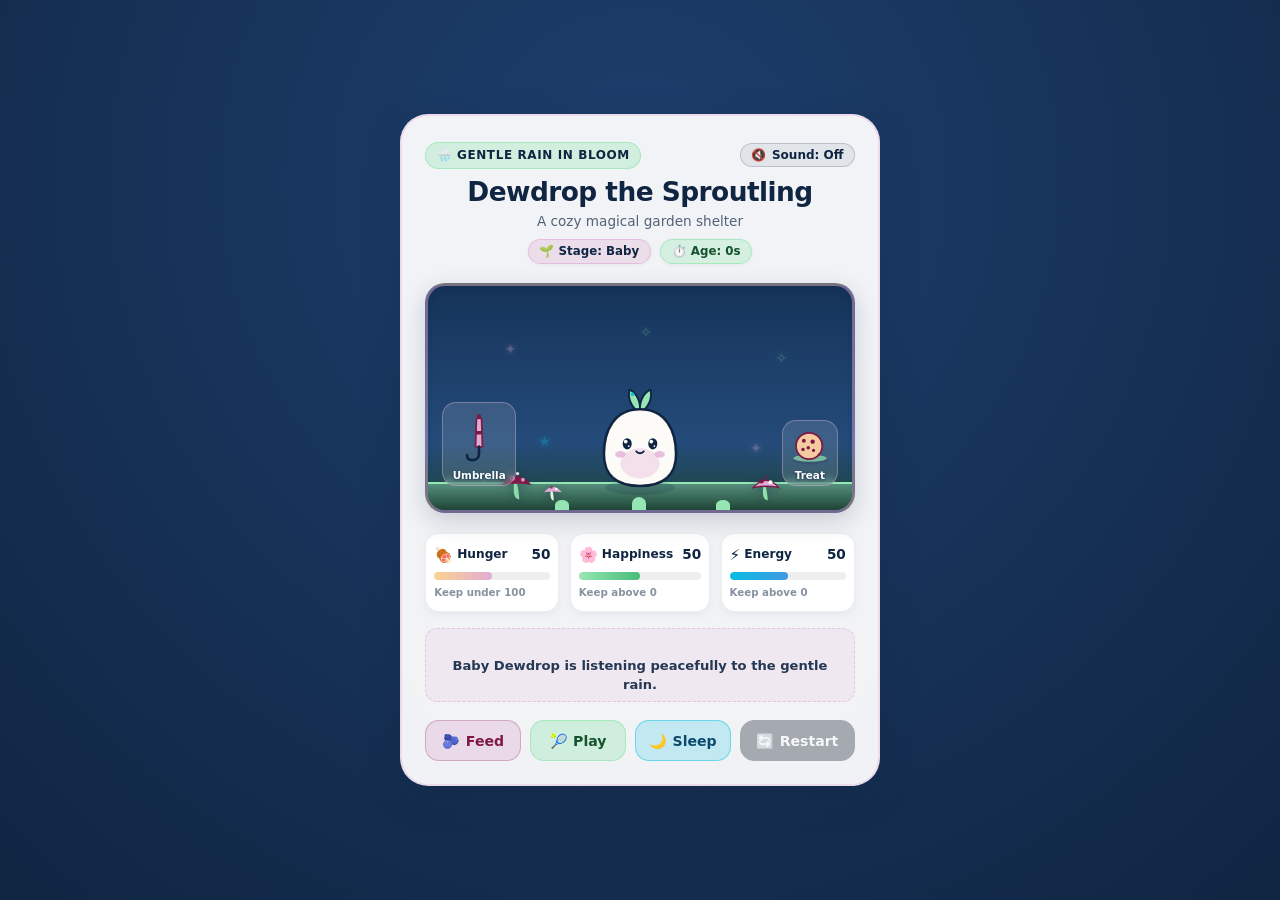
<file: CS-CRP/Homework_9/game/index.html>
<!DOCTYPE html>
<html lang="en">
  <head>
    <meta charset="UTF-8" />
    <meta name="viewport" content="width=device-width, initial-scale=1.0" />
    <title>Dewdrop's Rainy Day Garden — Virtual Pet</title>
    <link rel="stylesheet" href="style.css" />
  </head>
  <body>
    <!-- Background subtle ambient glow -->
    <div class="garden-wrapper">
      <div class="container">
        <!-- Header -->
        <header class="header">
          <div class="header-top-row">
            <div class="header-badge">🌧️ Gentle Rain in Bloom</div>
            <!-- Sound Toggle Button (Stage 3 & 4 Audio) -->
            <button
              type="button"
              id="mute-btn"
              class="mute-btn"
              aria-label="Toggle sound effects"
              aria-pressed="false"
              title="Click to toggle synthesized sound effects"
            >
              <span class="mute-icon" id="mute-icon" aria-hidden="true">🔇</span>
              <span class="mute-text" id="mute-text">Sound: Off</span>
            </button>
          </div>
          <h1 class="pet-title">Dewdrop the Sproutling</h1>
          <p class="subtitle">A cozy magical garden shelter</p>

          <!-- Stage 5: Life Stage & Evolution Indicators -->
          <div class="stage-info-bar" id="stage-info-bar" aria-label="Pet life stage and age">
            <span class="stage-badge" id="stage-badge">🌱 Stage: Baby</span>
            <span class="stage-age" id="stage-age">⏱️ Age: 0s</span>
          </div>
        </header>

        <!-- Pet Habitat Window -->
        <section class="habitat" aria-label="Garden habitat of Dewdrop">
          <!-- Animated Rain Layer (fixed bounded elements) -->
          <div class="rain-container" aria-hidden="true">
            <span class="raindrop" style="--drop-x: 6%; --drop-delay: 0.1s; --drop-dur: 1.3s; --drop-op: 0.65;"></span>
            <span class="raindrop" style="--drop-x: 14%; --drop-delay: 0.7s; --drop-dur: 1.1s; --drop-op: 0.8;"></span>
            <span class="raindrop" style="--drop-x: 23%; --drop-delay: 0.3s; --drop-dur: 1.4s; --drop-op: 0.5;"></span>
            <span class="raindrop" style="--drop-x: 32%; --drop-delay: 1.0s; --drop-dur: 1.2s; --drop-op: 0.75;"></span>
            <span class="raindrop" style="--drop-x: 41%; --drop-delay: 0.4s; --drop-dur: 1.5s; --drop-op: 0.6;"></span>
            <span class="raindrop" style="--drop-x: 52%; --drop-delay: 0.8s; --drop-dur: 1.2s; --drop-op: 0.85;"></span>
            <span class="raindrop" style="--drop-x: 63%; --drop-delay: 0.2s; --drop-dur: 1.3s; --drop-op: 0.7;"></span>
            <span class="raindrop" style="--drop-x: 72%; --drop-delay: 1.1s; --drop-dur: 1.4s; --drop-op: 0.55;"></span>
            <span class="raindrop" style="--drop-x: 81%; --drop-delay: 0.5s; --drop-dur: 1.15s; --drop-op: 0.75;"></span>
            <span class="raindrop" style="--drop-x: 91%; --drop-delay: 0.9s; --drop-dur: 1.35s; --drop-op: 0.65;"></span>
            <span class="raindrop" style="--drop-x: 19%; --drop-delay: 1.3s; --drop-dur: 1.25s; --drop-op: 0.7;"></span>
            <span class="raindrop" style="--drop-x: 48%; --drop-delay: 1.5s; --drop-dur: 1.4s; --drop-op: 0.6;"></span>
            <span class="raindrop" style="--drop-x: 78%; --drop-delay: 0.15s; --drop-dur: 1.3s; --drop-op: 0.8;"></span>
          </div>

          <!-- Rain Splash Ripples (bounded bottom habitat effects) -->
          <div class="splashes-container" aria-hidden="true">
            <span class="rain-splash" style="--splash-x: 22%; --splash-delay: 0.3s;"></span>
            <span class="rain-splash" style="--splash-x: 52%; --splash-delay: 0.8s;"></span>
            <span class="rain-splash" style="--splash-x: 80%; --splash-delay: 0.15s;"></span>
          </div>

          <!-- Magical Sparkles (fixed bounded elements) -->
          <div class="sparkles-container" aria-hidden="true">
            <span class="sparkle sparkle-1" style="--sp-x: 18%; --sp-y: 24%; --sp-delay: 0.2s; --sp-color: var(--pink-orchid);">✦</span>
            <span class="sparkle sparkle-2" style="--sp-x: 82%; --sp-y: 28%; --sp-delay: 0.9s; --sp-color: var(--celadon);">✧</span>
            <span class="sparkle sparkle-3" style="--sp-x: 26%; --sp-y: 65%; --sp-delay: 1.4s; --sp-color: var(--sky-surge);">★</span>
            <span class="sparkle sparkle-4" style="--sp-x: 76%; --sp-y: 68%; --sp-delay: 0.6s; --sp-color: var(--pink-orchid);">✦</span>
            <span class="sparkle sparkle-5" style="--sp-x: 50%; --sp-y: 16%; --sp-delay: 1.8s; --sp-color: var(--celadon);">✧</span>
          </div>

          <!-- Sensory Action Feedback Particles (dynamically populated & bounded) -->
          <div class="action-particles-container" id="action-particles" aria-hidden="true"></div>

          <!-- Interactive Umbrella Control (Placed in garden scenery) -->
          <button
            type="button"
            id="umbrella-btn"
            class="umbrella-control"
            aria-label="Toggle garden umbrella"
            title="Click to open or close the umbrella"
          >
            <!-- Open Umbrella SVG -->
            <svg class="umbrella-svg umbrella-open-svg" viewBox="0 0 70 70" width="60" height="60" aria-hidden="true">
              <!-- Canopy Segments -->
              <path d="M 8,36 Q 35,6 62,36 Q 48,32 35,36 Q 22,32 8,36 Z" fill="var(--pink-orchid)" stroke="var(--dark-raspberry)" stroke-width="2" />
              <path d="M 22,32 Q 35,10 48,32 Q 35,36 22,32 Z" fill="var(--celadon)" opacity="0.8" />
              <!-- Tip -->
              <circle cx="35" cy="8" r="3" fill="var(--dark-raspberry)" />
              <!-- Shaft & Handle -->
              <line x1="35" y1="18" x2="35" y2="52" stroke="var(--prussian-blue)" stroke-width="3" stroke-linecap="round" />
              <path d="M 35,52 Q 35,62 27,62 Q 21,62 21,56" fill="none" stroke="var(--prussian-blue)" stroke-width="3" stroke-linecap="round" />
              <!-- Raindrop ripple shield effect -->
              <path class="umbrella-shield-glow" d="M 6,36 Q 35,2 64,36" fill="none" stroke="var(--sky-surge)" stroke-width="2" stroke-dasharray="3,3" opacity="0.6" />
            </svg>

            <!-- Closed Umbrella SVG -->
            <svg class="umbrella-svg umbrella-closed-svg" viewBox="0 0 70 70" width="60" height="60" aria-hidden="true">
              <!-- Folded Canopy -->
              <path d="M 32,14 Q 35,12 38,14 L 39,46 Q 35,48 31,46 Z" fill="var(--pink-orchid)" stroke="var(--dark-raspberry)" stroke-width="2" />
              <!-- Strap -->
              <rect x="31" y="28" width="8" height="4" rx="2" fill="var(--dark-raspberry)" />
              <!-- Tip -->
              <circle cx="35" cy="11" r="2.5" fill="var(--dark-raspberry)" />
              <!-- Handle -->
              <line x1="35" y1="46" x2="35" y2="54" stroke="var(--prussian-blue)" stroke-width="3" stroke-linecap="round" />
              <path d="M 35,54 Q 35,62 27,62 Q 21,62 21,56" fill="none" stroke="var(--prussian-blue)" stroke-width="3" stroke-linecap="round" />
            </svg>
            <span class="umbrella-tag">Umbrella</span>
          </button>

          <!-- Interactive Cookie Treat (Placed on a little garden moss plate) -->
          <button
            type="button"
            id="garden-cookie"
            class="cookie-control"
            aria-label="Nibble a garden cookie"
            title="Click to nibble a garden cookie"
          >
            <svg viewBox="0 0 48 48" width="42" height="42" aria-hidden="true">
              <!-- Plate shadow -->
              <ellipse cx="24" cy="40" rx="20" ry="5" fill="rgba(16, 37, 66, 0.15)" />
              <!-- Plate -->
              <ellipse cx="24" cy="38" rx="19" ry="4" fill="var(--celadon)" opacity="0.7" />
              <!-- Cookie base -->
              <circle cx="23" cy="24" r="15" fill="#f4caa1" stroke="var(--dark-raspberry)" stroke-width="2" />
              <!-- Chocolate chips -->
              <circle cx="17" cy="18" r="2.2" fill="var(--dark-raspberry)" />
              <circle cx="27" cy="19" r="2.5" fill="var(--dark-raspberry)" />
              <circle cx="22" cy="26" r="2" fill="var(--dark-raspberry)" />
              <circle cx="28" cy="29" r="1.8" fill="var(--dark-raspberry)" />
              <circle cx="16" cy="28" r="2" fill="var(--dark-raspberry)" />
              <!-- Small crumb -->
              <circle cx="34" cy="34" r="1.3" fill="var(--dark-raspberry)" />
            </svg>
            <span class="cookie-tag">Treat</span>
          </button>

          <!-- The Pet Character Illustration (Responsive inline SVG with Stage 5 Evolution Visuals) -->
          <div class="pet-character-wrapper stage-baby" id="pet-character" title="Click to interact with Dewdrop">
            <!-- Hidden emoji span for backwards-compatibility -->
            <span class="pet-emoji" id="pet-emoji" style="display: none;">😊</span>

            <svg class="pet-svg" id="pet-svg" viewBox="0 0 160 160" width="140" height="140" aria-label="Dewdrop Pet Character">
              <!-- Ground Shadow -->
              <ellipse cx="80" cy="146" rx="46" ry="10" fill="rgba(16, 37, 66, 0.18)" />

              <!-- Sprout Leaves & Evolution Decorations -->
              <g class="pet-sprout">
                <!-- Base Leaves -->
                <path d="M 80,48 Q 62,34 66,16 Q 82,24 80,48 Z" fill="var(--celadon)" stroke="var(--prussian-blue)" stroke-width="2.5" />
                <path d="M 80,48 Q 98,34 94,16 Q 78,24 80,48 Z" fill="var(--celadon)" stroke="var(--prussian-blue)" stroke-width="2.5" />
                <!-- Dewdrop on leaf -->
                <circle cx="70" cy="22" r="2.5" fill="var(--sky-surge)" opacity="0.9" />

                <!-- Stage 5: Teen Bud Evolution (Shows in Teen stage) -->
                <g class="stage-teen-flower" id="teen-bud">
                  <circle cx="80" cy="28" r="5.5" fill="var(--pink-orchid)" stroke="var(--dark-raspberry)" stroke-width="1.8" />
                  <circle cx="80" cy="28" r="2.5" fill="#ffffff" />
                </g>

                <!-- Stage 5: Adult Blossom Crown (Shows in Adult stage) -->
                <g class="stage-adult-crown" id="adult-crown">
                  <!-- Crown Blossom Petals -->
                  <circle cx="72" cy="16" r="4.5" fill="var(--pink-orchid)" stroke="var(--dark-raspberry)" stroke-width="1.5" />
                  <circle cx="88" cy="16" r="4.5" fill="var(--pink-orchid)" stroke="var(--dark-raspberry)" stroke-width="1.5" />
                  <circle cx="80" cy="10" r="5" fill="var(--pink-orchid)" stroke="var(--dark-raspberry)" stroke-width="1.5" />
                  <circle cx="80" cy="15" r="3" fill="var(--celadon)" stroke="var(--prussian-blue)" stroke-width="1.2" />
                  <!-- Radiant sparkle crown dot -->
                  <circle cx="80" cy="15" r="1.5" fill="#ffffff" />
                </g>
              </g>

              <!-- Main Pet Body (Soft Pear / Droplet shape) -->
              <path
                id="pet-body-shape"
                d="M 80,42 C 114,42 128,70 128,102 C 128,132 108,144 80,144 C 52,144 32,132 32,102 C 32,70 46,42 80,42 Z"
                fill="#fdfbf7"
                stroke="var(--prussian-blue)"
                stroke-width="3.5"
              />

              <!-- Soft Belly Patch in Pink Orchid tint -->
              <ellipse cx="80" cy="114" rx="26" ry="20" fill="var(--pink-orchid)" opacity="0.35" />

              <!-- Cheeks (Blushing pink) -->
              <ellipse class="pet-cheek" cx="54" cy="102" rx="7" ry="4.5" fill="var(--pink-orchid)" opacity="0.75" />
              <ellipse class="pet-cheek" cx="106" cy="102" rx="7" ry="4.5" fill="var(--pink-orchid)" opacity="0.75" />

              <!-- Eyes & Expressions (Dynamically controlled via CSS classes on #pet-character) -->
              <g class="pet-eyes-normal">
                <!-- Left Eye -->
                <ellipse cx="63" cy="88" rx="6" ry="7.5" fill="var(--prussian-blue)" />
                <circle cx="61" cy="85" r="2.5" fill="#ffffff" />
                <circle cx="65" cy="91" r="1.2" fill="#ffffff" />
                <!-- Right Eye -->
                <ellipse cx="97" cy="88" rx="6" ry="7.5" fill="var(--prussian-blue)" />
                <circle cx="95" cy="85" r="2.5" fill="#ffffff" />
                <circle cx="99" cy="91" r="1.2" fill="#ffffff" />
              </g>

              <!-- Happy Arc Eyes (Joyful / Excited) -->
              <g class="pet-eyes-happy">
                <path d="M 57,89 Q 63,81 69,89" fill="none" stroke="var(--prussian-blue)" stroke-width="3.5" stroke-linecap="round" />
                <path d="M 91,89 Q 97,81 103,89" fill="none" stroke="var(--prussian-blue)" stroke-width="3.5" stroke-linecap="round" />
              </g>

              <!-- Sleepy Drooping Eyes -->
              <g class="pet-eyes-sleepy">
                <path d="M 57,86 Q 63,92 69,86" fill="none" stroke="var(--prussian-blue)" stroke-width="3" stroke-linecap="round" />
                <path d="M 91,86 Q 97,92 103,86" fill="none" stroke="var(--prussian-blue)" stroke-width="3" stroke-linecap="round" />
                <text x="108" y="70" class="zzz-text" fill="var(--sky-surge)">z</text>
                <text x="116" y="58" class="zzz-text" fill="var(--sky-surge)">Z</text>
              </g>

              <!-- Sad / Droopy Eyes -->
              <g class="pet-eyes-sad">
                <ellipse cx="63" cy="90" rx="5" ry="6" fill="var(--prussian-blue)" />
                <ellipse cx="97" cy="90" rx="5" ry="6" fill="var(--prussian-blue)" />
                <!-- Teardrop -->
                <path d="M 106,94 Q 109,102 106,105 Q 103,102 106,94 Z" fill="var(--sky-surge)" />
              </g>

              <!-- Game Over / Fainted Dizzy Eyes -->
              <g class="pet-eyes-dead">
                <!-- X Eyes -->
                <path d="M 58,84 L 68,94 M 68,84 L 58,94" stroke="var(--dark-raspberry)" stroke-width="3.5" stroke-linecap="round" />
                <path d="M 92,84 L 102,94 M 102,84 L 92,94" stroke="var(--dark-raspberry)" stroke-width="3.5" stroke-linecap="round" />
              </g>

              <!-- Mouth Variants -->
              <g class="pet-mouth-normal">
                <path d="M 75,98 Q 80,103 85,98" fill="none" stroke="var(--prussian-blue)" stroke-width="2.5" stroke-linecap="round" />
              </g>
              <g class="pet-mouth-happy">
                <path d="M 73,97 Q 80,107 87,97 Z" fill="var(--dark-raspberry)" stroke="var(--prussian-blue)" stroke-width="2" />
              </g>
              <g class="pet-mouth-sad">
                <path d="M 75,102 Q 80,97 85,102" fill="none" stroke="var(--prussian-blue)" stroke-width="2.5" stroke-linecap="round" />
              </g>
              <g class="pet-mouth-dead">
                <path d="M 74,103 Q 80,99 86,103" fill="none" stroke="var(--dark-raspberry)" stroke-width="2.5" stroke-linecap="round" />
                <!-- Tongue out -->
                <path d="M 79,103 Q 82,112 85,103 Z" fill="var(--pink-orchid)" stroke="var(--dark-raspberry)" stroke-width="1.5" />
              </g>
            </svg>
          </div>

          <!-- Decorative Mushrooms (Left & Right garden edges) -->
          <div class="mushrooms-group mushrooms-left" aria-hidden="true">
            <!-- Big Mushroom Left -->
            <svg viewBox="0 0 45 45" width="40" height="40" class="mushroom-svg">
              <path d="M 18,24 Q 22,18 24,42 Q 16,42 18,24 Z" fill="var(--celadon)" opacity="0.9" />
              <!-- Cap -->
              <path d="M 4,26 Q 22,6 38,26 Q 22,23 4,26 Z" fill="var(--dark-raspberry)" />
              <!-- Cap Spots -->
              <circle cx="16" cy="18" r="3" fill="var(--pink-orchid)" opacity="0.85" />
              <circle cx="28" cy="20" r="2.2" fill="var(--pink-orchid)" opacity="0.85" />
              <circle cx="22" cy="13" r="1.8" fill="#ffffff" opacity="0.9" />
            </svg>
            <!-- Small Mushroom Left -->
            <svg viewBox="0 0 32 32" width="26" height="26" class="mushroom-svg mushroom-small">
              <path d="M 13,18 Q 16,14 17,30 Q 12,30 13,18 Z" fill="#e8f5e9" />
              <path d="M 5,20 Q 16,7 27,20 Q 16,18 5,20 Z" fill="var(--pink-orchid)" />
              <circle cx="14" cy="14" r="1.8" fill="var(--dark-raspberry)" opacity="0.7" />
              <circle cx="20" cy="16" r="1.5" fill="#ffffff" />
            </svg>
          </div>

          <div class="mushrooms-group mushrooms-right" aria-hidden="true">
            <!-- Mushroom Right -->
            <svg viewBox="0 0 40 40" width="36" height="36" class="mushroom-svg">
              <path d="M 17,22 Q 20,16 22,38 Q 15,38 17,22 Z" fill="var(--celadon)" opacity="0.95" />
              <path d="M 6,24 Q 20,8 34,24 Q 20,21 6,24 Z" fill="var(--pink-orchid)" stroke="var(--dark-raspberry)" stroke-width="1.5" />
              <circle cx="15" cy="17" r="2.5" fill="var(--dark-raspberry)" />
              <circle cx="25" cy="18" r="2.2" fill="#ffffff" />
              <circle cx="20" cy="13" r="1.5" fill="var(--dark-raspberry)" />
            </svg>
          </div>

          <!-- Lush Ground Foliage -->
          <div class="garden-ground" aria-hidden="true">
            <div class="grass-tuft tuft-1"></div>
            <div class="grass-tuft tuft-2"></div>
            <div class="grass-tuft tuft-3"></div>
          </div>
        </section>

        <!-- Status Cards Grid -->
        <section class="stats" aria-label="Pet Status Statistics">
          <!-- Hunger Card -->
          <div class="stat-card" id="card-hunger">
            <div class="stat-header">
              <span class="stat-icon" aria-hidden="true">🍖</span>
              <span class="stat-label">Hunger</span>
              <span class="stat-value" id="hunger-value">50</span>
            </div>
            <div class="stat-bar-wrap" role="progressbar" aria-valuenow="50" aria-valuemin="0" aria-valuemax="100">
              <div class="stat-bar" id="hunger-bar"></div>
            </div>
            <span class="stat-hint">Keep under 100</span>
          </div>

          <!-- Happiness Card -->
          <div class="stat-card" id="card-happiness">
            <div class="stat-header">
              <span class="stat-icon" aria-hidden="true">🌸</span>
              <span class="stat-label">Happiness</span>
              <span class="stat-value" id="happiness-value">50</span>
            </div>
            <div class="stat-bar-wrap" role="progressbar" aria-valuenow="50" aria-valuemin="0" aria-valuemax="100">
              <div class="stat-bar" id="happiness-bar"></div>
            </div>
            <span class="stat-hint">Keep above 0</span>
          </div>

          <!-- Energy Card -->
          <div class="stat-card" id="card-energy">
            <div class="stat-header">
              <span class="stat-icon" aria-hidden="true">⚡</span>
              <span class="stat-label">Energy</span>
              <span class="stat-value" id="energy-value">50</span>
            </div>
            <div class="stat-bar-wrap" role="progressbar" aria-valuenow="50" aria-valuemin="0" aria-valuemax="100">
              <div class="stat-bar" id="energy-bar"></div>
            </div>
            <span class="stat-hint">Keep above 0</span>
          </div>
        </section>

        <!-- Dynamic Message / Reactions Area (Stage 3 & 4 Message System) -->
        <div class="message-area" aria-live="polite">
          <p class="status-message" id="status-message"></p>
          <p class="garden-reaction fade-in" id="garden-reaction">Welcome to your little rainy-day garden! 🌧️ I'm Dewdrop. Let's make today magical! ✨</p>
        </div>

        <!-- Action Controls -->
        <nav class="controls" aria-label="Pet actions">
          <button id="feed-btn" class="action-btn feed-btn">
            <span class="btn-icon" aria-hidden="true">🫐</span>
            <span class="btn-text">Feed</span>
          </button>
          <button id="play-btn" class="action-btn play-btn">
            <span class="btn-icon" aria-hidden="true">🎾</span>
            <span class="btn-text">Play</span>
          </button>
          <button id="sleep-btn" class="action-btn sleep-btn">
            <span class="btn-icon" aria-hidden="true">🌙</span>
            <span class="btn-text">Sleep</span>
          </button>
          <button id="restart-btn" class="restart-btn" disabled>
            <span class="btn-icon" aria-hidden="true">🔄</span>
            <span class="btn-text">Restart</span>
          </button>
        </nav>
      </div>
    </div>

    <script src="script.js"></script>
  </body>
</html>
</file>
<file: CS-CRP/Homework_9/home/style.css>
/* =================================================================
   CartoonVerse — style.css
   Lively, bright & nostalgic cartoon multiverse atmosphere
   Four Legendary Worlds with 12 Complete Interactive Tab Experiences
   ================================================================= */

/* ── Reset & Custom Properties ──────────────────────────────────── */
*,
*::before,
*::after {
  margin: 0;
  padding: 0;
  box-sizing: border-box;
}

:root {
  /* Bright Cartoon Skies & Sunlit Gradients */
  --sky-deep:       #1976d2;
  --sky-bright:     #29b6f6;
  --sky-soft:       #81d4fa;
  --sky-light:      #e1f5fe;
  --sun-gold:       #ffe082;
  --sun-warm:       #ffcc80;

  /* Card & Surface Tokens */
  --bg-card:        rgba(255, 255, 255, 0.9);
  --bg-card-hover:  rgba(255, 255, 255, 0.98);
  --card-border:    rgba(255, 255, 255, 0.95);
  --card-shadow:    0 10px 30px rgba(25, 118, 210, 0.12), 0 2px 6px rgba(0, 0, 0, 0.04);

  /* Cheerful Cartoon Accents */
  --cyan:           #00bcd4;
  --cyan-soft:      rgba(0, 188, 212, 0.15);
  --blue:           #1e88e5;
  --blue-soft:      rgba(30, 136, 229, 0.15);
  --violet:         #7e57c2;
  --violet-soft:    rgba(126, 87, 194, 0.15);
  --pink:           #ec407a;
  --magenta:        #ab47bc;
  --yellow:         #ffca28;
  --orange:         #ff7043;
  --red:            #f44336;
  --green:          #43a047;

  /* Specific World Signature Colors */
  --doraemon-blue:  #1e88e5;
  --doraemon-cyan:  #00bcd4;
  --ppg-pink:       #ff4081;
  --ppg-blue:       #00e5ff;
  --ppg-green:      #76ff03;
  --pokemon-red:    #e53935;
  --pokemon-yellow: #ffd600;
  --tomjerry-gold:  #ffb300;
  --tomjerry-slate: #546e7a;

  /* High-Contrast Crisp Typography */
  --text-title:     #0d47a1;
  --text-main:      #1a237e;
  --text-body:      #2c387e;
  --text-muted:     #455a64;
  --text-light:     #607d8b;

  /* Layout */
  --radius-sm:      14px;
  --radius-md:      20px;
  --radius-lg:      26px;
  --max-w:          1160px;

  /* Fonts */
  --font-body:      'Nunito', 'Segoe UI', system-ui, sans-serif;
  --font-display:   'Orbitron', 'Nunito', sans-serif;
}

html {
  scroll-behavior: smooth;
  scroll-padding-top: 80px;
}

body {
  font-family: var(--font-body);
  color: var(--text-body);
  min-height: 100vh;
  overflow-x: hidden;
  line-height: 1.65;
  -webkit-font-smoothing: antialiased;

  /* Cheerful Blue Sky & Warm Sunset Gradient */
  background:
    radial-gradient(ellipse 90% 45% at 50% 0%, #0288d1 0%, #29b6f6 40%, transparent 80%),
    radial-gradient(circle at 12% 16%, rgba(255, 238, 88, 0.35) 0%, transparent 25%),
    radial-gradient(circle at 88% 18%, rgba(255, 112, 67, 0.25) 0%, transparent 28%),
    linear-gradient(180deg, #29b6f6 0%, #81d4fa 22%, #b3e5fc 45%, #e1f5fe 65%, #ffe0b2 88%, #ffcc80 100%);
  background-attachment: fixed;
}

/* ── Decorative Floating Clouds ─────────────────────────────────── */
body::before {
  content: '';
  position: fixed;
  inset: 0;
  pointer-events: none;
  z-index: 0;
  background-image:
    radial-gradient(ellipse 200px 75px at 12% 22%, rgba(255, 255, 255, 0.75) 0%, rgba(255, 255, 255, 0.4) 60%, transparent 100%),
    radial-gradient(ellipse 260px 85px at 82% 16%, rgba(255, 255, 255, 0.7) 0%, rgba(255, 255, 255, 0.35) 60%, transparent 100%),
    radial-gradient(ellipse 220px 80px at 45% 58%, rgba(255, 255, 255, 0.5) 0%, rgba(255, 255, 255, 0.25) 60%, transparent 100%),
    radial-gradient(ellipse 280px 95px at 88% 78%, rgba(255, 255, 255, 0.55) 0%, rgba(255, 255, 255, 0.3) 60%, transparent 100%);
  opacity: 0.95;
}

/* ── Background: Playful Stars & Sparkles ───────────────────────── */
.bg-stars,
.bg-particles {
  position: fixed;
  inset: 0;
  pointer-events: none;
  z-index: 0;
}

.star {
  position: absolute;
  border-radius: 50%;
  background: #fff9c4;
  box-shadow: 0 0 6px #ffeb3b, 0 0 12px rgba(255, 235, 59, 0.85);
  animation: twinkle var(--tw-dur, 3s) ease-in-out infinite alternate;
  animation-delay: var(--tw-del, 0s);
}

@keyframes twinkle {
  0%   { opacity: 0.2; transform: scale(0.7); }
  100% { opacity: 1;   transform: scale(1.45); }
}

/* ── Background: Floating Cartoon Bubbles/Orbs ──────────────────── */
.particle {
  position: absolute;
  border-radius: 50%;
  opacity: 0;
  box-shadow: inset 0 0 6px rgba(255, 255, 255, 0.9), 0 2px 8px rgba(0, 0, 0, 0.08);
  border: 1px solid rgba(255, 255, 255, 0.7);
  animation: floatUp var(--fl-dur, 12s) ease-in infinite;
  animation-delay: var(--fl-del, 0s);
}

@keyframes floatUp {
  0%   { opacity: 0;    transform: translateY(0) scale(0.4); }
  18%  { opacity: 0.85; }
  100% { opacity: 0;    transform: translateY(-105vh) scale(0); }
}

/* ── Navbar ─────────────────────────────────────────────────────── */
.navbar {
  position: fixed;
  top: 0;
  left: 0;
  right: 0;
  z-index: 900;
  display: flex;
  align-items: center;
  justify-content: space-between;
  padding: 0.9rem 2.5rem;
  background: rgba(255, 255, 255, 0.88);
  backdrop-filter: blur(18px);
  -webkit-backdrop-filter: blur(18px);
  border-bottom: 2px solid rgba(255, 255, 255, 0.95);
  box-shadow: 0 4px 20px rgba(13, 71, 161, 0.08);
  transition: background 0.4s, box-shadow 0.4s;
}

.navbar.scrolled {
  background: rgba(255, 255, 255, 0.96);
  box-shadow: 0 6px 25px rgba(13, 71, 161, 0.15);
}

.nav-brand {
  display: flex;
  align-items: center;
  gap: 0.6rem;
  text-decoration: none;
}

.brand-icon {
  font-size: 1.65rem;
  animation: spin 8s linear infinite;
  filter: drop-shadow(0 2px 4px rgba(2, 136, 209, 0.3));
}

@keyframes spin { to { transform: rotate(360deg); } }

.brand-text {
  font-family: var(--font-display);
  font-weight: 900;
  font-size: 1.25rem;
  letter-spacing: 2.5px;
  color: #0d47a1;
  text-shadow: 0 1px 0 rgba(255, 255, 255, 0.8);
}

.brand-accent {
  background: linear-gradient(90deg, #ff1744, #ff9100);
  -webkit-background-clip: text;
  -webkit-text-fill-color: transparent;
  background-clip: text;
}

/* Hamburger */
.hamburger {
  display: none;
  flex-direction: column;
  gap: 5px;
  background: none;
  border: none;
  cursor: pointer;
  padding: 4px;
  z-index: 910;
}

.hamburger span {
  display: block;
  width: 26px;
  height: 3px;
  border-radius: 3px;
  background: #0d47a1;
  transition: transform 0.35s, opacity 0.25s;
}

.hamburger.active span:nth-child(1) { transform: translateY(8px) rotate(45deg); }
.hamburger.active span:nth-child(2) { opacity: 0; }
.hamburger.active span:nth-child(3) { transform: translateY(-8px) rotate(-45deg); }

/* Nav links */
.nav-menu {
  display: flex;
  list-style: none;
  gap: 1.8rem;
}

.nav-link {
  font-weight: 800;
  font-size: 0.92rem;
  letter-spacing: 0.8px;
  text-decoration: none;
  color: #1a237e;
  position: relative;
  padding-bottom: 4px;
  transition: color 0.3s;
}

.nav-link::after {
  content: '';
  position: absolute;
  left: 0;
  bottom: 0;
  width: 0;
  height: 3px;
  background: linear-gradient(90deg, #ff3d00, #ff9100);
  border-radius: 3px;
  transition: width 0.35s;
}

.nav-link:hover,
.nav-link.active {
  color: #ff3d00;
}

.nav-link:hover::after,
.nav-link.active::after {
  width: 100%;
}

/* ── Hero Section ───────────────────────────────────────────────── */
.hero {
  position: relative;
  z-index: 1;
  display: flex;
  flex-direction: column;
  align-items: center;
  justify-content: center;
  min-height: 100vh;
  text-align: center;
  padding: 7.5rem 1.5rem 3.5rem;
}

.hero-inner {
  max-width: 820px;
}

.hero-tag {
  font-family: var(--font-display);
  font-size: 0.85rem;
  font-weight: 800;
  letter-spacing: 5px;
  color: #e65100;
  text-transform: uppercase;
  margin-bottom: 0.8rem;
  text-shadow: 0 1px 2px rgba(255, 255, 255, 0.85);
  animation: fadeSlideUp 1s ease-out both;
}

.hero-title {
  font-family: var(--font-display);
  font-weight: 900;
  font-size: clamp(2.3rem, 7.5vw, 5.2rem);
  line-height: 1.1;
  letter-spacing: 4px;
  color: #0d47a1;
  margin-bottom: 1.1rem;
  text-shadow:
    0 2px 0 #ffffff,
    0 4px 0 rgba(144, 202, 249, 0.7),
    0 8px 24px rgba(13, 71, 161, 0.22);
  animation: fadeSlideUp 1s 0.15s ease-out both;
}

.hero-highlight {
  display: inline-block;
  background: linear-gradient(90deg, #ff1744, #ff9100, #ffd600, #00c853, #00b0ff, #aa00ff);
  background-size: 300% 100%;
  -webkit-background-clip: text;
  -webkit-text-fill-color: transparent;
  background-clip: text;
  animation: gradientShift 6s ease-in-out infinite, fadeSlideUp 1s 0.15s ease-out both;
  filter: drop-shadow(0 3px 6px rgba(0, 0, 0, 0.12));
}

@keyframes gradientShift {
  0%, 100% { background-position: 0% 50%; }
  50%      { background-position: 100% 50%; }
}

.hero-subtitle {
  font-size: clamp(1.05rem, 2.5vw, 1.35rem);
  font-weight: 700;
  color: #1a237e;
  letter-spacing: 0.8px;
  margin-bottom: 2.6rem;
  text-shadow: 0 1px 3px rgba(255, 255, 255, 0.9);
  animation: fadeSlideUp 1s 0.3s ease-out both;
}

@keyframes fadeSlideUp {
  from { opacity: 0; transform: translateY(28px); }
  to   { opacity: 1; transform: translateY(0); }
}

/* ── Central Multiverse Portal ──────────────────────────────────── */
.portal-stage {
  display: flex;
  justify-content: center;
  margin-bottom: 3rem;
  animation: fadeSlideUp 1.2s 0.45s ease-out both;
}

.portal {
  position: relative;
  width: 300px;
  height: 300px;
}

.ring {
  position: absolute;
  border-radius: 50%;
  top: 50%;
  left: 50%;
  transform: translate(-50%, -50%);
  border: 3px solid transparent;
}

.ring-outer {
  width: 290px;
  height: 290px;
  border-color: #00b0ff;
  box-shadow:
    0 0 24px rgba(0, 176, 255, 0.45),
    inset 0 0 24px rgba(0, 176, 255, 0.25);
  animation: rotateRing 12s linear infinite;
}

.ring-mid {
  width: 230px;
  height: 230px;
  border-color: #ff4081;
  box-shadow:
    0 0 20px rgba(255, 64, 129, 0.4),
    inset 0 0 20px rgba(255, 64, 129, 0.2);
  animation: rotateRing 9s linear infinite reverse;
}

.ring-inner {
  width: 170px;
  height: 170px;
  border-color: #ffd600;
  box-shadow:
    0 0 18px rgba(255, 214, 0, 0.4),
    inset 0 0 18px rgba(255, 214, 0, 0.2);
  animation: rotateRing 6s linear infinite;
}

.ring-core-border {
  width: 110px;
  height: 110px;
  border-color: #76ff03;
  box-shadow: 0 0 16px rgba(118, 255, 3, 0.4);
  animation: rotateRing 4s linear infinite reverse;
}

@keyframes rotateRing { to { transform: translate(-50%,-50%) rotate(360deg); } }

.portal-core {
  position: absolute;
  width: 80px;
  height: 80px;
  top: 50%;
  left: 50%;
  transform: translate(-50%, -50%);
  border-radius: 50%;
  background: radial-gradient(circle, #ffe082 0%, #ff4081 40%, #00e5ff 75%, transparent 100%);
  box-shadow: 0 0 30px rgba(255, 224, 130, 0.7);
  animation: corePulse 3.5s ease-in-out infinite alternate;
}

.core-flare {
  position: absolute;
  inset: -15%;
  border-radius: 50%;
  background: radial-gradient(circle, rgba(255, 255, 255, 0.45), transparent 60%);
  animation: flarePulse 4s ease-in-out infinite alternate;
}

@keyframes corePulse {
  0%   { transform: translate(-50%,-50%) scale(0.85); opacity: 0.8; }
  100% { transform: translate(-50%,-50%) scale(1.2);  opacity: 1;   }
}

@keyframes flarePulse {
  0%   { opacity: 0.4; transform: scale(0.9); }
  100% { opacity: 0.9; transform: scale(1.2); }
}

.portal-aura {
  position: absolute;
  width: 350px;
  height: 350px;
  top: 50%;
  left: 50%;
  transform: translate(-50%, -50%);
  border-radius: 50%;
  background: radial-gradient(circle, rgba(255, 255, 255, 0.4) 0%, rgba(0, 176, 255, 0.18) 40%, rgba(255, 64, 129, 0.12) 65%, transparent 75%);
  animation: auraPulse 5s ease-in-out infinite alternate;
  pointer-events: none;
}

@keyframes auraPulse {
  0%   { transform: translate(-50%,-50%) scale(0.9);  opacity: 0.5; }
  100% { transform: translate(-50%,-50%) scale(1.15); opacity: 1;   }
}

/* Orbiting dots (Preserved spin animation) */
.orbit {
  position: absolute;
  top: 50%;
  left: 50%;
  border-radius: 50%;
  border: 1px solid transparent;
}

.orbit-1 {
  width: 260px;
  height: 260px;
  margin-top: -130px;
  margin-left: -130px;
  animation: spin 10s linear infinite;
}

.orbit-2 {
  width: 200px;
  height: 200px;
  margin-top: -100px;
  margin-left: -100px;
  animation: spin 7s linear infinite reverse;
}

.orbit-3 {
  width: 145px;
  height: 145px;
  margin-top: -72.5px;
  margin-left: -72.5px;
  animation: spin 5s linear infinite;
}

.orb {
  position: absolute;
  top: -4px;
  left: 50%;
  width: 8px;
  height: 8px;
  margin-left: -4px;
  border-radius: 50%;
  background: #00e5ff;
  box-shadow: 0 0 12px #00e5ff, 0 0 4px #fff;
}

.orbit-2 .orb { background: #ff4081; box-shadow: 0 0 12px #ff4081, 0 0 4px #fff; }
.orbit-3 .orb { background: #76ff03; box-shadow: 0 0 12px #76ff03, 0 0 4px #fff; }

/* ── CTA Button ─────────────────────────────────────────────────── */
.cta-btn {
  position: relative;
  display: inline-block;
  padding: 1.05rem 3rem;
  border-radius: 50px;
  text-decoration: none;
  font-family: var(--font-display);
  font-weight: 800;
  font-size: 0.98rem;
  letter-spacing: 2.5px;
  color: #ffffff;
  background: linear-gradient(135deg, #ff3d00 0%, #ff9100 50%, #ffea00 100%);
  overflow: hidden;
  box-shadow: 0 8px 25px rgba(255, 87, 34, 0.4), 0 0 0 3px rgba(255, 255, 255, 0.85);
  text-shadow: 0 1px 2px rgba(0, 0, 0, 0.25);
  transition: transform 0.35s, box-shadow 0.35s;
  animation: fadeSlideUp 1s 0.6s ease-out backwards;
}

.cta-btn:hover {
  transform: translateY(-4px) scale(1.05);
  box-shadow: 0 12px 35px rgba(255, 87, 34, 0.5), 0 0 0 4px rgba(255, 255, 255, 0.95);
}

.cta-glow {
  position: absolute;
  inset: 0;
  background: linear-gradient(90deg, transparent, rgba(255, 255, 255, 0.35), transparent);
  transform: translateX(-100%);
  animation: shimmer 3.5s ease-in-out infinite;
}

@keyframes shimmer {
  0%   { transform: translateX(-100%); }
  40%  { transform: translateX(100%); }
  100% { transform: translateX(100%); }
}

.cta-text { position: relative; z-index: 1; }

/* Scroll hint */
.hero-scroll-hint {
  position: absolute;
  bottom: 2rem;
  left: 50%;
  transform: translateX(-50%);
  animation: fadeSlideUp 1s 1s ease-out backwards;
}

.scroll-arrow {
  display: block;
  width: 22px;
  height: 22px;
  border-right: 3px solid #0d47a1;
  border-bottom: 3px solid #0d47a1;
  transform: rotate(45deg);
  opacity: 0.7;
  animation: bounce 2s ease-in-out infinite;
}

@keyframes bounce {
  0%, 100% { transform: rotate(45deg) translateY(0); opacity: 0.6; }
  50%      { transform: rotate(45deg) translateY(8px); opacity: 1; }
}

/* ── Section Shared Headers ─────────────────────────────────────── */
.section-header {
  text-align: center;
  margin-bottom: 3.2rem;
}

.section-tag {
  display: inline-block;
  font-family: var(--font-display);
  font-size: 0.76rem;
  font-weight: 800;
  letter-spacing: 5px;
  color: #e65100;
  text-transform: uppercase;
  margin-bottom: 0.6rem;
  text-shadow: 0 1px 2px rgba(255, 255, 255, 0.8);
}

.section-title {
  font-family: var(--font-display);
  font-weight: 900;
  font-size: clamp(1.8rem, 4.5vw, 2.8rem);
  letter-spacing: 2px;
  color: #0d47a1;
  text-shadow:
    0 2px 0 #ffffff,
    0 4px 12px rgba(13, 71, 161, 0.15);
}

/* ── Worlds Grid (4 Worlds) ─────────────────────────────────────── */
.worlds {
  position: relative;
  z-index: 1;
  padding: 5.5rem 2rem;
}

.worlds-grid {
  display: grid;
  grid-template-columns: repeat(auto-fit, minmax(250px, 1fr));
  gap: 2rem;
  max-width: var(--max-w);
  margin: 0 auto;
}

.world-card {
  position: relative;
  background: rgba(255, 255, 255, 0.92);
  border: 3px solid rgba(255, 255, 255, 0.95);
  border-radius: var(--radius-lg);
  padding: 2.4rem 1.8rem 2.2rem;
  text-align: center;
  overflow: hidden;
  box-shadow: 0 10px 30px rgba(13, 71, 161, 0.1), 0 2px 6px rgba(0, 0, 0, 0.04);
  transition: transform 0.45s, box-shadow 0.45s, border-color 0.45s;
}

.world-card:hover {
  transform: translateY(-10px);
  box-shadow: 0 18px 45px rgba(13, 71, 161, 0.18);
}

.card-bg-glow {
  position: absolute;
  width: 200%;
  height: 200%;
  top: -50%;
  left: -50%;
  border-radius: 50%;
  opacity: 0;
  transition: opacity 0.6s;
  pointer-events: none;
}

.world-card:hover .card-bg-glow { opacity: 1; }

.world-doraemon .card-bg-glow  { background: radial-gradient(circle, rgba(33, 150, 243, 0.15), transparent 60%); }
.world-powerpuff .card-bg-glow { background: radial-gradient(circle, rgba(255, 64, 129, 0.18), transparent 60%); }
.world-pokemon .card-bg-glow   { background: radial-gradient(circle, rgba(244, 67, 54, 0.15), transparent 60%); }
.world-tomjerry .card-bg-glow  { background: radial-gradient(circle, rgba(255, 179, 0, 0.18), transparent 60%); }

.world-doraemon:hover  { border-color: #29b6f6; }
.world-powerpuff:hover { border-color: #ff4081; }
.world-pokemon:hover   { border-color: #ff5252; }
.world-tomjerry:hover  { border-color: #ffb300; }

.card-top {
  display: flex;
  justify-content: center;
  position: relative;
  margin-bottom: 0.9rem;
}

.card-badge {
  position: absolute;
  top: 0;
  right: 0;
  font-size: 1.4rem;
  opacity: 0.9;
}

/* Mini portals */
.card-portal-mini {
  position: relative;
  width: 95px;
  height: 95px;
}

.mini-orbit {
  position: absolute;
  border-radius: 50%;
  border: 2px solid transparent;
  top: 50%;
  left: 50%;
  transform: translate(-50%, -50%);
}

.mini-orbit.mo-1 {
  width: 88px;
  height: 88px;
  animation: rotateRing 7s linear infinite;
}

.mini-orbit.mo-2 {
  width: 62px;
  height: 62px;
  animation: rotateRing 5s linear infinite reverse;
}

.mini-core {
  position: absolute;
  width: 34px;
  height: 34px;
  top: 50%;
  left: 50%;
  transform: translate(-50%, -50%);
  border-radius: 50%;
  animation: corePulse 3s ease-in-out infinite alternate;
}

.world-doraemon .mo-1  { border-color: #1e88e5; box-shadow: 0 0 10px rgba(30, 136, 229, 0.4); }
.world-doraemon .mo-2  { border-color: #00bcd4; box-shadow: 0 0 8px rgba(0, 188, 212, 0.35); }
.doraemon-gradient      { background: radial-gradient(circle, rgba(30, 136, 229, 0.85), rgba(0, 188, 212, 0.5), transparent 70%); }

.world-powerpuff .mo-1 { border-color: #ff4081; box-shadow: 0 0 10px rgba(255, 64, 129, 0.45); }
.world-powerpuff .mo-2 { border-color: #76ff03; box-shadow: 0 0 8px rgba(118, 255, 3, 0.4); }
.powerpuff-gradient     { background: radial-gradient(circle, rgba(255, 64, 129, 0.85), rgba(0, 229, 255, 0.6), transparent 70%); }

.world-pokemon .mo-1   { border-color: #e53935; box-shadow: 0 0 10px rgba(229, 57, 53, 0.45); }
.world-pokemon .mo-2   { border-color: #ffd600; box-shadow: 0 0 8px rgba(255, 214, 0, 0.4); }
.pokemon-gradient       { background: radial-gradient(circle, rgba(229, 57, 53, 0.85), rgba(255, 214, 0, 0.5), transparent 70%); }

.world-tomjerry .mo-1  { border-color: #ffb300; box-shadow: 0 0 10px rgba(255, 179, 0, 0.45); }
.world-tomjerry .mo-2  { border-color: #546e7a; box-shadow: 0 0 8px rgba(84, 110, 122, 0.4); }
.tomjerry-gradient      { background: radial-gradient(circle, rgba(255, 179, 0, 0.85), rgba(84, 110, 122, 0.6), transparent 70%); }

.card-title {
  font-family: var(--font-display);
  font-size: 1.12rem;
  font-weight: 800;
  letter-spacing: 1.5px;
  margin-bottom: 0.6rem;
}

.world-doraemon .card-title  { color: #1565c0; }
.world-powerpuff .card-title { color: #d81b60; }
.world-pokemon  .card-title  { color: #c62828; }
.world-tomjerry .card-title  { color: #e65100; }

.card-desc {
  color: #37474f;
  font-size: 0.93rem;
  font-weight: 600;
  margin-bottom: 1.6rem;
  min-height: 2.8em;
  line-height: 1.55;
}

/* Card buttons */
.card-btn {
  display: inline-block;
  padding: 0.72rem 1.8rem;
  border-radius: 50px;
  text-decoration: none;
  font-weight: 800;
  font-size: 0.85rem;
  letter-spacing: 0.8px;
  color: #ffffff;
  transition: transform 0.3s, box-shadow 0.35s;
}

.card-btn:hover {
  transform: translateY(-2px) scale(1.06);
}

.doraemon-btn {
  background: linear-gradient(135deg, #1e88e5, #00bcd4);
  box-shadow: 0 5px 20px rgba(30, 136, 229, 0.35);
}
.doraemon-btn:hover { box-shadow: 0 7px 28px rgba(30, 136, 229, 0.5); }

.powerpuff-btn {
  background: linear-gradient(135deg, #ff4081 0%, #00e5ff 55%, #76ff03 100%);
  color: #1a0533;
  box-shadow: 0 5px 20px rgba(255, 64, 129, 0.35);
}
.powerpuff-btn:hover { box-shadow: 0 7px 28px rgba(255, 64, 129, 0.5); }

.pokemon-btn {
  background: linear-gradient(135deg, #e53935, #ffd600);
  color: #1a0533;
  box-shadow: 0 5px 20px rgba(229, 57, 53, 0.35);
}
.pokemon-btn:hover { box-shadow: 0 7px 28px rgba(229, 57, 53, 0.5); }

.tomjerry-btn {
  background: linear-gradient(135deg, #ff9800, #ffb300);
  color: #3e2723;
  box-shadow: 0 5px 20px rgba(255, 152, 0, 0.35);
}
.tomjerry-btn:hover { box-shadow: 0 7px 28px rgba(255, 152, 0, 0.5); }

/* ── Character Multiverse Discovery & Search ────────────────────── */
.character-discovery {
  position: relative;
  z-index: 1;
  padding: 5.5rem 2rem;
  max-width: var(--max-w);
  margin: 0 auto;
}

.discovery-controls {
  display: flex;
  flex-direction: column;
  align-items: center;
  gap: 1.6rem;
  margin-bottom: 3rem;
}

.search-box {
  position: relative;
  width: 100%;
  max-width: 580px;
}

.search-icon {
  position: absolute;
  left: 1.2rem;
  top: 50%;
  transform: translateY(-50%);
  font-size: 1.25rem;
  color: #1976d2;
  pointer-events: none;
}

.search-box input {
  width: 100%;
  padding: 0.95rem 3rem 0.95rem 3.2rem;
  border-radius: 50px;
  border: 3px solid rgba(255, 255, 255, 0.95);
  background: rgba(255, 255, 255, 0.92);
  color: #0d47a1;
  font-family: var(--font-body);
  font-size: 1rem;
  font-weight: 700;
  box-shadow: 0 6px 24px rgba(13, 71, 161, 0.1);
  outline: none;
  transition: border-color 0.3s, box-shadow 0.3s;
}

.search-box input:focus {
  border-color: #29b6f6;
  box-shadow: 0 8px 30px rgba(41, 182, 246, 0.25);
}

.search-box input::placeholder {
  color: #90a4ae;
  font-weight: 600;
}

.clear-search-btn {
  position: absolute;
  right: 1.2rem;
  top: 50%;
  transform: translateY(-50%);
  background: none;
  border: none;
  font-size: 1.1rem;
  color: #78909c;
  cursor: pointer;
  display: none;
  transition: color 0.2s;
}

.clear-search-btn:hover { color: #f44336; }

.filter-pills {
  display: flex;
  flex-wrap: wrap;
  justify-content: center;
  gap: 0.75rem;
}

.filter-pill {
  padding: 0.6rem 1.4rem;
  border-radius: 50px;
  border: 2px solid rgba(255, 255, 255, 0.9);
  background: rgba(255, 255, 255, 0.85);
  color: #1a237e;
  font-family: var(--font-body);
  font-weight: 800;
  font-size: 0.88rem;
  letter-spacing: 0.5px;
  cursor: pointer;
  box-shadow: 0 4px 14px rgba(13, 71, 161, 0.08);
  transition: transform 0.25s, box-shadow 0.25s, background 0.25s, color 0.25s;
}

.filter-pill:hover {
  transform: translateY(-2px);
  box-shadow: 0 6px 20px rgba(13, 71, 161, 0.15);
}

.filter-pill.active {
  background: #0d47a1;
  color: #ffffff;
  border-color: #0d47a1;
  box-shadow: 0 6px 20px rgba(13, 71, 161, 0.25);
}

.filter-pill.pill-doraemon.active  { background: #1976d2; border-color: #1976d2; }
.filter-pill.pill-powerpuff.active { background: #d81b60; border-color: #d81b60; }
.filter-pill.pill-pokemon.active   { background: #c62828; border-color: #c62828; }
.filter-pill.pill-tomjerry.active  { background: #e65100; border-color: #e65100; }

.random-action { margin-top: 0.2rem; }

.random-btn {
  display: inline-flex;
  align-items: center;
  gap: 0.6rem;
  padding: 0.85rem 2.2rem;
  border-radius: 50px;
  border: 3px solid rgba(255, 255, 255, 0.95);
  background: linear-gradient(135deg, #7c4dff 0%, #b388ff 50%, #ff4081 100%);
  color: #ffffff;
  font-family: var(--font-display);
  font-weight: 800;
  font-size: 0.92rem;
  letter-spacing: 1.5px;
  cursor: pointer;
  box-shadow: 0 8px 25px rgba(124, 77, 255, 0.35);
  transition: transform 0.3s, box-shadow 0.3s;
}

.random-btn:hover {
  transform: translateY(-3px) scale(1.04);
  box-shadow: 0 12px 32px rgba(124, 77, 255, 0.45);
}

.btn-dice {
  font-size: 1.3rem;
  animation: diceRoll 4s ease-in-out infinite;
}

@keyframes diceRoll {
  0%, 80%, 100% { transform: rotate(0deg); }
  85%           { transform: rotate(-20deg) scale(1.15); }
  90%           { transform: rotate(20deg) scale(1.15); }
  95%           { transform: rotate(-10deg); }
}

/* Spotlight Discovery Card */
.spotlight-card {
  position: relative;
  max-width: 680px;
  margin: 0 auto 3rem;
  background: rgba(255, 255, 255, 0.96);
  border: 3px solid #ff4081;
  border-radius: var(--radius-lg);
  padding: 2.2rem 2.5rem;
  box-shadow: 0 15px 45px rgba(255, 64, 129, 0.25), 0 0 0 6px rgba(255, 255, 255, 0.8);
  animation: popIn 0.5s cubic-bezier(0.175, 0.885, 0.32, 1.275) both;
}

.spotlight-card.hidden { display: none; }

@keyframes popIn {
  from { opacity: 0; transform: scale(0.85) translateY(20px); }
  to   { opacity: 1; transform: scale(1) translateY(0); }
}

.spotlight-badge {
  display: inline-block;
  font-family: var(--font-display);
  font-size: 0.72rem;
  font-weight: 800;
  letter-spacing: 3px;
  color: #ffffff;
  background: linear-gradient(90deg, #ff4081, #7c4dff);
  padding: 0.3rem 0.9rem;
  border-radius: 30px;
  margin-bottom: 1.2rem;
}

.spotlight-content {
  display: flex;
  align-items: center;
  gap: 1.8rem;
}

.spotlight-avatar {
  font-size: 3.5rem;
  width: 90px;
  height: 90px;
  border-radius: 50%;
  display: flex;
  align-items: center;
  justify-content: center;
  background: linear-gradient(135deg, #e1f5fe, #fff3e0);
  border: 3px solid #ff4081;
  box-shadow: 0 8px 20px rgba(0, 0, 0, 0.1);
  flex-shrink: 0;
}

.spotlight-info { flex-grow: 1; }

.spotlight-world {
  display: block;
  font-family: var(--font-display);
  font-size: 0.8rem;
  font-weight: 700;
  letter-spacing: 2px;
  color: #1976d2;
  text-transform: uppercase;
  margin-bottom: 0.3rem;
}

.spotlight-name {
  font-family: var(--font-display);
  font-size: 1.6rem;
  font-weight: 900;
  color: #0d47a1;
  letter-spacing: 1.5px;
  margin-bottom: 0.5rem;
}

.spotlight-desc {
  color: #37474f;
  font-size: 0.96rem;
  font-weight: 600;
  margin-bottom: 0.8rem;
  line-height: 1.5;
}

.spotlight-traits {
  display: flex;
  flex-wrap: wrap;
  gap: 0.5rem;
}

.trait {
  background: rgba(25, 118, 210, 0.1);
  color: #1565c0;
  font-size: 0.82rem;
  font-weight: 800;
  padding: 0.25rem 0.75rem;
  border-radius: 20px;
}

.spotlight-close {
  position: absolute;
  top: 1rem;
  right: 1.2rem;
  background: none;
  border: none;
  font-size: 1.3rem;
  color: #90a4ae;
  cursor: pointer;
  transition: color 0.2s;
}

.spotlight-close:hover { color: #f44336; }

/* ── Character Cards ────────────────────────────────────────────── */
.character-grid {
  display: grid;
  grid-template-columns: repeat(auto-fill, minmax(280px, 1fr));
  gap: 1.8rem;
}

.char-card {
  position: relative;
  background: rgba(255, 255, 255, 0.92);
  border: 2px solid rgba(255, 255, 255, 0.95);
  border-radius: var(--radius-md);
  padding: 2rem 1.6rem 1.8rem;
  text-align: center;
  box-shadow: 0 6px 20px rgba(13, 71, 161, 0.08);
  transition: transform 0.35s, box-shadow 0.35s, border-color 0.35s;
}

.char-card:hover {
  transform: translateY(-6px);
  box-shadow: 0 14px 35px rgba(13, 71, 161, 0.15);
}

.char-card.hidden { display: none !important; }

.char-icon {
  width: 70px;
  height: 70px;
  margin: 0 auto 1rem;
  border-radius: 50%;
  font-size: 2.2rem;
  display: flex;
  align-items: center;
  justify-content: center;
  box-shadow: 0 4px 15px rgba(0, 0, 0, 0.08);
}

.doraemon-bg   { background: linear-gradient(135deg, #bbdefb, #e1f5fe); border: 2px solid #2196f3; }
.blossom-bg    { background: linear-gradient(135deg, #f8bbd0, #fce4ec); border: 2px solid #ff4081; }
.bubbles-bg    { background: linear-gradient(135deg, #b2ebf2, #e0f7fa); border: 2px solid #00e5ff; }
.buttercup-bg  { background: linear-gradient(135deg, #ccff90, #f1f8e9); border: 2px solid #76ff03; }
.mojojojo-bg   { background: linear-gradient(135deg, #d1c4e9, #ede7f6); border: 2px solid #7c4dff; }
.pikachu-bg    { background: linear-gradient(135deg, #fff9c4, #fffde7); border: 2px solid #ffd600; }
.charizard-bg  { background: linear-gradient(135deg, #ffccbc, #fbe9e7); border: 2px solid #ff5722; }
.lucario-bg    { background: linear-gradient(135deg, #b0bec5, #eceff1); border: 2px solid #546e7a; }
.tom-bg        { background: linear-gradient(135deg, #cfd8dc, #eceff1); border: 2px solid #78909c; }
.jerry-bg      { background: linear-gradient(135deg, #ffe0b2, #fff3e0); border: 2px solid #ffb300; }
.spike-bg      { background: linear-gradient(135deg, #d7ccc8, #efebe9); border: 2px solid #8d6e63; }

.char-tag {
  display: inline-block;
  font-family: var(--font-display);
  font-size: 0.72rem;
  font-weight: 800;
  letter-spacing: 1.5px;
  text-transform: uppercase;
  padding: 0.25rem 0.7rem;
  border-radius: 20px;
  margin-bottom: 0.7rem;
}

.doraemon-tag  { background: rgba(30, 136, 229, 0.12); color: #1565c0; }
.blossom-tag,
.bubbles-tag,
.buttercup-tag,
.mojojojo-tag  { background: rgba(255, 64, 129, 0.12); color: #c2185b; }
.pokemon-tag   { background: rgba(229, 57, 53, 0.12); color: #c62828; }
.tomjerry-tag  { background: rgba(255, 179, 0, 0.18); color: #e65100; }

.char-name {
  font-family: var(--font-display);
  font-size: 1.25rem;
  font-weight: 900;
  letter-spacing: 1.5px;
  color: #0d47a1;
  margin-bottom: 0.35rem;
}

.char-role {
  color: #d84315;
  font-size: 0.85rem;
  font-weight: 800;
  margin-bottom: 0.7rem;
}

.char-desc {
  color: #455a64;
  font-size: 0.92rem;
  font-weight: 600;
  line-height: 1.55;
  margin-bottom: 1.2rem;
}

.char-badges {
  display: flex;
  flex-wrap: wrap;
  justify-content: center;
  gap: 0.4rem;
}

.badge {
  background: rgba(0, 0, 0, 0.05);
  color: #37474f;
  font-size: 0.78rem;
  font-weight: 700;
  padding: 0.2rem 0.65rem;
  border-radius: 15px;
}

.no-results {
  text-align: center;
  padding: 3rem 1.5rem;
  background: rgba(255, 255, 255, 0.9);
  border-radius: var(--radius-md);
  margin-top: 2rem;
}

.no-results.hidden { display: none; }
.no-results-icon { font-size: 2.8rem; display: block; margin-bottom: 0.8rem; }
.no-results h3 { font-family: var(--font-display); font-size: 1.3rem; color: #0d47a1; margin-bottom: 0.5rem; }
.no-results p { color: #546e7a; font-size: 0.95rem; margin-bottom: 1.2rem; }

.reset-filter-btn {
  background: #0d47a1;
  color: #fff;
  border: none;
  font-weight: 800;
  padding: 0.7rem 1.6rem;
  border-radius: 50px;
  cursor: pointer;
  transition: transform 0.2s;
}

.reset-filter-btn:hover { transform: scale(1.05); }

/* ===================================================================
   WORLD DETAIL SECTIONS & 12 TABS SYSTEM
   =================================================================== */
.world-detail {
  position: relative;
  z-index: 1;
  padding: 6.5rem 2rem 7rem;
  transition: background 0.8s cubic-bezier(0.4, 0, 0.2, 1);
  overflow: hidden;
}

.detail-inner {
  position: relative;
  z-index: 2;
  max-width: var(--max-w);
  margin: 0 auto;
}

.detail-header {
  display: flex;
  align-items: center;
  justify-content: center;
  gap: 0.8rem;
  margin-bottom: 1rem;
}

.detail-icon { font-size: 2.2rem; }

.detail-title {
  font-family: var(--font-display);
  font-weight: 900;
  font-size: clamp(1.5rem, 3.8vw, 2.4rem);
  letter-spacing: 2px;
}

.doraemon-text  { background: linear-gradient(90deg, #1565c0, #00bcd4); -webkit-background-clip: text; -webkit-text-fill-color: transparent; background-clip: text; }
.powerpuff-text { background: linear-gradient(90deg, #ff4081, #00e5ff 60%, #76ff03); -webkit-background-clip: text; -webkit-text-fill-color: transparent; background-clip: text; }
.pokemon-text   { background: linear-gradient(90deg, #c62828, #ffd600); -webkit-background-clip: text; -webkit-text-fill-color: transparent; background-clip: text; }
.tomjerry-text  { background: linear-gradient(90deg, #e65100, #ffb300); -webkit-background-clip: text; -webkit-text-fill-color: transparent; background-clip: text; }

.detail-intro {
  text-align: center;
  color: #37474f;
  font-size: 1.08rem;
  font-weight: 600;
  max-width: 660px;
  margin: 0 auto 2.2rem;
}

/* ─────────────────────────────────────────────────────────────────
   SECTION 1: DORAEMON WORLD — MAGICAL FUTURISTIC BLUE (BACKGROUND IMAGE)
   ───────────────────────────────────────────────────────────────── */
.detail-doraemon {
  background-color: #071e3d;
  background-image: 
    linear-gradient(180deg, rgba(6, 26, 56, 0.62) 0%, rgba(10, 48, 102, 0.52) 40%, rgba(4, 18, 42, 0.78) 100%),
    url("images/doraemon_bg.jpg");
  background-position: center top;
  background-size: cover;
  background-repeat: no-repeat;
  color: #e1f5fe;
}

.detail-doraemon::before {
  content: "";
  position: absolute;
  inset: 0;
  pointer-events: none;
  background: radial-gradient(circle at 50% 25%, rgba(0, 229, 255, 0.12) 0%, rgba(7, 30, 61, 0.35) 100%);
  z-index: 1;
}

.detail-doraemon::after {
  content: "";
  position: absolute;
  top: 0;
  left: 0;
  right: 0;
  height: 6px;
  background: linear-gradient(90deg, #00e5ff 0%, #2979ff 50%, #00b0ff 100%);
  box-shadow: 0 0 20px rgba(0, 229, 255, 0.75);
  z-index: 3;
}

.detail-doraemon .detail-title.doraemon-text {
  background: linear-gradient(90deg, #ffffff 0%, #80d8ff 45%, #00e5ff 100%);
  -webkit-background-clip: text;
  -webkit-text-fill-color: transparent;
  background-clip: text;
  filter: drop-shadow(0 2px 10px rgba(0, 0, 0, 0.85));
}

.detail-doraemon .detail-intro {
  color: #ffffff;
  text-shadow: 0 2px 8px rgba(0, 0, 0, 0.85);
  font-weight: 700;
}

.detail-doraemon .tab-action-bar {
  background: rgba(10, 36, 75, 0.90);
  border: 2px solid rgba(0, 229, 255, 0.5);
  box-shadow: 0 8px 30px rgba(0, 0, 0, 0.45);
}

.detail-doraemon .tab-hint {
  color: #e1f5fe;
  font-weight: 600;
}

.detail-doraemon .back-link {
  color: #80d8ff;
  background: rgba(13, 71, 161, 0.65);
  border: 1.5px solid rgba(0, 229, 255, 0.5);
  padding: 0.6rem 1.4rem;
  border-radius: 50px;
  box-shadow: 0 4px 15px rgba(0, 0, 0, 0.3);
}

.detail-doraemon .back-link:hover {
  color: #ffffff;
  background: rgba(0, 229, 255, 0.35);
  border-color: #00e5ff;
}

/* ─────────────────────────────────────────────────────────────────
   SECTION 2: POWERPUFF GIRLS WORLD — VIBRANT TOWNSVILLE (BACKGROUND IMAGE)
   ───────────────────────────────────────────────────────────────── */
.detail-powerpuff {
  background-color: #fce4ec;
  background-image: 
    linear-gradient(180deg, rgba(255, 240, 247, 0.65) 0%, rgba(252, 228, 236, 0.52) 40%, rgba(243, 229, 245, 0.72) 100%),
    url("images/powerpuff_bg.jpg");
  background-position: center top;
  background-size: cover;
  background-repeat: no-repeat;
  color: var(--text-body);
}

.detail-powerpuff::before {
  content: "";
  position: absolute;
  inset: 0;
  pointer-events: none;
  background: radial-gradient(circle at 50% 25%, rgba(255, 64, 129, 0.10) 0%, rgba(252, 228, 236, 0.25) 100%);
  z-index: 1;
}

.detail-powerpuff::after {
  content: "";
  position: absolute;
  top: 0;
  left: 0;
  right: 0;
  height: 6px;
  background: linear-gradient(90deg, #ff4081 0%, #00e5ff 50%, #76ff03 100%);
  box-shadow: 0 0 18px rgba(255, 64, 129, 0.65);
  z-index: 3;
}

.detail-powerpuff .detail-title.powerpuff-text {
  background: linear-gradient(90deg, #d81b60 0%, #8e24aa 50%, #00838f 100%);
  -webkit-background-clip: text;
  -webkit-text-fill-color: transparent;
  background-clip: text;
  filter: drop-shadow(0 2px 8px rgba(255, 255, 255, 0.9));
}

.detail-powerpuff .detail-intro {
  color: #3e1b4b;
  font-weight: 700;
  text-shadow: 0 1px 4px rgba(255, 255, 255, 0.85);
}

.detail-powerpuff .back-link {
  color: #d81b60;
  background: rgba(255, 255, 255, 0.90);
  border: 1.5px solid rgba(255, 64, 129, 0.4);
  padding: 0.6rem 1.4rem;
  border-radius: 50px;
  box-shadow: 0 4px 15px rgba(255, 64, 129, 0.15);
}

.detail-powerpuff .back-link:hover {
  color: #ad1457;
  background: #ffffff;
  border-color: #ff4081;
}

/* ─────────────────────────────────────────────────────────────────
   SECTION 3: POKÉMON WORLD — ADVENTURE & STADIUM (BACKGROUND IMAGE)
   ───────────────────────────────────────────────────────────────── */
.detail-pokemon {
  background-color: #08162d;
  background-image: 
    linear-gradient(180deg, rgba(8, 22, 45, 0.65) 0%, rgba(12, 36, 68, 0.52) 40%, rgba(5, 16, 32, 0.80) 100%),
    url("images/pokemon_bg.jpg");
  background-position: center top;
  background-size: cover;
  background-repeat: no-repeat;
  color: #ffffff;
}

.detail-pokemon::before {
  content: "";
  position: absolute;
  inset: 0;
  pointer-events: none;
  background: radial-gradient(circle at 50% 25%, rgba(255, 214, 0, 0.12) 0%, rgba(8, 22, 45, 0.35) 100%);
  z-index: 1;
}

.detail-pokemon::after {
  content: "";
  position: absolute;
  top: 0;
  left: 0;
  right: 0;
  height: 6px;
  background: linear-gradient(90deg, #e53935 0%, #ffd600 50%, #00e5ff 100%);
  box-shadow: 0 0 18px rgba(255, 214, 0, 0.7);
  z-index: 3;
}

.detail-pokemon .detail-title.pokemon-text {
  background: linear-gradient(90deg, #ffeb3b 0%, #ff9800 50%, #f44336 100%);
  -webkit-background-clip: text;
  -webkit-text-fill-color: transparent;
  background-clip: text;
  filter: drop-shadow(0 2px 10px rgba(0, 0, 0, 0.9));
}

.detail-pokemon .detail-intro {
  color: #ffffff;
  font-weight: 700;
  text-shadow: 0 2px 8px rgba(0, 0, 0, 0.9);
}

.detail-pokemon .tab-action-bar {
  background: rgba(13, 32, 59, 0.90);
  border: 2px solid rgba(255, 214, 0, 0.45);
  box-shadow: 0 8px 30px rgba(0, 0, 0, 0.4);
}

.detail-pokemon .tab-hint {
  color: #fff9c4;
  font-weight: 600;
}

.detail-pokemon .back-link {
  color: #ffd600;
  background: rgba(10, 25, 47, 0.75);
  border: 1.5px solid rgba(255, 214, 0, 0.45);
  padding: 0.6rem 1.4rem;
  border-radius: 50px;
  box-shadow: 0 4px 15px rgba(0, 0, 0, 0.3);
}

.detail-pokemon .back-link:hover {
  color: #ffffff;
  background: rgba(255, 214, 0, 0.3);
  border-color: #ffd600;
}

/* ─────────────────────────────────────────────────────────────────
   SECTION 4: TOM AND JERRY WORLD — PLAYFUL CARTOON (BACKGROUND IMAGE)
   ───────────────────────────────────────────────────────────────── */
.detail-tomjerry {
  background-color: #fff9e6;
  background-image: 
    linear-gradient(180deg, rgba(255, 248, 225, 0.66) 0%, rgba(255, 236, 179, 0.52) 40%, rgba(255, 224, 178, 0.74) 100%),
    url("images/tomjerry_bg.jpg");
  background-position: center top;
  background-size: cover;
  background-repeat: no-repeat;
  color: var(--text-body);
}

.detail-tomjerry::before {
  content: "";
  position: absolute;
  inset: 0;
  pointer-events: none;
  background: radial-gradient(circle at 50% 25%, rgba(255, 179, 0, 0.10) 0%, rgba(255, 236, 179, 0.25) 100%);
  z-index: 1;
}

.detail-tomjerry::after {
  content: "";
  position: absolute;
  top: 0;
  left: 0;
  right: 0;
  height: 6px;
  background: linear-gradient(90deg, #ff9800 0%, #ff5722 50%, #64b5f6 100%);
  box-shadow: 0 0 18px rgba(255, 152, 0, 0.65);
  z-index: 3;
}

.detail-tomjerry .detail-title.tomjerry-text {
  background: linear-gradient(90deg, #bf360c 0%, #e65100 55%, #ff8f00 100%);
  -webkit-background-clip: text;
  -webkit-text-fill-color: transparent;
  background-clip: text;
  filter: drop-shadow(0 2px 8px rgba(255, 255, 255, 0.9));
}

.detail-tomjerry .detail-intro {
  color: #4e342e;
  font-weight: 700;
  text-shadow: 0 1px 4px rgba(255, 255, 255, 0.85);
}

.detail-tomjerry .back-link {
  color: #e65100;
  background: rgba(255, 255, 255, 0.90);
  border: 1.5px solid rgba(255, 152, 0, 0.4);
  padding: 0.6rem 1.4rem;
  border-radius: 50px;
  box-shadow: 0 4px 15px rgba(255, 152, 0, 0.15);
}

.detail-tomjerry .back-link:hover {
  color: #bf360c;
  background: #ffffff;
  border-color: #ff9800;
}

/* ── Interactive World Tabs Bar ─────────────────────────────────── */
.world-tabs {
  display: flex;
  flex-wrap: wrap;
  justify-content: center;
  gap: 0.9rem;
  margin-bottom: 2.5rem;
}

.tab-btn {
  display: inline-flex;
  align-items: center;
  gap: 0.5rem;
  padding: 0.85rem 1.8rem;
  border-radius: 50px;
  border: 2px solid rgba(255, 255, 255, 0.95);
  background: rgba(255, 255, 255, 0.85);
  color: #1a237e;
  font-family: var(--font-display);
  font-weight: 800;
  font-size: 0.92rem;
  letter-spacing: 1px;
  cursor: pointer;
  box-shadow: 0 4px 15px rgba(13, 71, 161, 0.08);
  transition: transform 0.25s, box-shadow 0.25s, background 0.25s, color 0.25s;
}

.tab-btn:hover {
  transform: translateY(-3px);
  box-shadow: 0 8px 25px rgba(13, 71, 161, 0.15);
}

.tab-btn.active {
  color: #ffffff;
  box-shadow: 0 8px 25px rgba(0, 0, 0, 0.18);
}

/* World Tab Active Themes */
.detail-doraemon .tab-btn.active  { background: linear-gradient(135deg, #1976d2, #00bcd4); border-color: #00bcd4; }
.detail-powerpuff .tab-btn.active { background: linear-gradient(135deg, #ff4081, #7c4dff); border-color: #ff4081; }
.detail-pokemon .tab-btn.active   { background: linear-gradient(135deg, #e53935, #ffd600); color: #1a0533; border-color: #e53935; }
.detail-tomjerry .tab-btn.active  { background: linear-gradient(135deg, #ff9800, #ffb300); color: #3e2723; border-color: #ff9800; }

/* Tab Panes */
.tab-pane {
  display: none;
  animation: tabFade 0.4s ease-out both;
}

.tab-pane.active {
  display: block;
}

@keyframes tabFade {
  from { opacity: 0; transform: translateY(12px); }
  to   { opacity: 1; transform: translateY(0); }
}

.tab-action-bar {
  display: flex;
  justify-content: space-between;
  align-items: center;
  flex-wrap: wrap;
  gap: 1rem;
  margin-bottom: 2rem;
  background: rgba(255, 255, 255, 0.85);
  padding: 0.9rem 1.6rem;
  border-radius: var(--radius-sm);
  border: 2px solid rgba(255, 255, 255, 0.95);
}

.tab-hint {
  font-weight: 700;
  color: #37474f;
  font-size: 0.92rem;
}

.action-btn-sm {
  display: inline-flex;
  align-items: center;
  gap: 0.4rem;
  padding: 0.55rem 1.3rem;
  border-radius: 50px;
  border: none;
  background: #0d47a1;
  color: #fff;
  font-family: var(--font-body);
  font-weight: 800;
  font-size: 0.85rem;
  cursor: pointer;
  box-shadow: 0 4px 12px rgba(13, 71, 161, 0.2);
  transition: transform 0.2s, box-shadow 0.2s;
}

.action-btn-sm:hover {
  transform: translateY(-2px);
  box-shadow: 0 6px 18px rgba(13, 71, 161, 0.3);
}

.action-btn {
  display: inline-flex;
  align-items: center;
  justify-content: center;
  gap: 0.5rem;
  padding: 0.85rem 2.2rem;
  border-radius: 50px;
  border: none;
  background: linear-gradient(135deg, #ff3d00, #ff9100);
  color: #ffffff;
  font-family: var(--font-display);
  font-weight: 800;
  font-size: 0.95rem;
  letter-spacing: 1px;
  cursor: pointer;
  box-shadow: 0 6px 20px rgba(255, 61, 0, 0.35);
  transition: transform 0.25s, box-shadow 0.25s;
}

.action-btn:hover {
  transform: translateY(-2px) scale(1.04);
  box-shadow: 0 8px 25px rgba(255, 61, 0, 0.45);
}

/* ── Interactive Modals (Shared) ────────────────────────────────── */
.interactive-modal {
  position: fixed;
  inset: 0;
  z-index: 1000;
  display: flex;
  align-items: center;
  justify-content: center;
  padding: 1.5rem;
  background: rgba(6, 6, 24, 0.65);
  backdrop-filter: blur(12px);
  animation: fadeIn 0.3s ease-out;
}

.interactive-modal.hidden { display: none; }

@keyframes fadeIn { from { opacity: 0; } to { opacity: 1; } }

.modal-card {
  position: relative;
  width: 100%;
  max-width: 600px;
  background: rgba(255, 255, 255, 0.98);
  border: 3px solid #00bcd4;
  border-radius: var(--radius-lg);
  padding: 2.5rem 2.2rem;
  box-shadow: 0 20px 60px rgba(0, 0, 0, 0.3);
  animation: popIn 0.35s cubic-bezier(0.175, 0.885, 0.32, 1.275) both;
}

.ppg-modal-card { border-color: #ff4081; }

.modal-close-btn {
  position: absolute;
  top: 1rem;
  right: 1.2rem;
  background: none;
  border: none;
  font-size: 1.4rem;
  color: #78909c;
  cursor: pointer;
  transition: color 0.2s;
}

.modal-close-btn:hover { color: #f44336; }

.modal-header {
  display: flex;
  align-items: center;
  gap: 1.2rem;
  margin-bottom: 1.2rem;
}

.modal-avatar {
  font-size: 3rem;
  width: 75px;
  height: 75px;
  border-radius: 50%;
  background: #e1f5fe;
  display: flex;
  align-items: center;
  justify-content: center;
  border: 2px solid #00bcd4;
}

.modal-tag {
  font-family: var(--font-display);
  font-size: 0.72rem;
  font-weight: 800;
  letter-spacing: 2px;
  text-transform: uppercase;
  color: #1976d2;
}

.modal-tag.danger-tag { color: #d50000; }

.modal-title {
  font-family: var(--font-display);
  font-size: 1.5rem;
  font-weight: 900;
  color: #0d47a1;
  letter-spacing: 1px;
}

.modal-desc {
  color: #37474f;
  font-size: 0.98rem;
  font-weight: 600;
  line-height: 1.6;
  margin-bottom: 1.5rem;
}

.modal-meta-grid {
  display: grid;
  grid-template-columns: repeat(auto-fit, minmax(150px, 1fr));
  gap: 1rem;
  background: rgba(2, 136, 209, 0.06);
  padding: 1.2rem;
  border-radius: var(--radius-sm);
  margin-bottom: 1.2rem;
}

.meta-item { display: flex; flex-direction: column; gap: 0.2rem; }
.meta-label { font-size: 0.75rem; font-weight: 800; color: #78909c; text-transform: uppercase; }
.meta-val { font-size: 0.95rem; font-weight: 800; color: #0d47a1; }

.modal-footer {
  border-top: 1px solid rgba(0, 0, 0, 0.08);
  padding-top: 1rem;
}

.modal-fun-fact {
  font-size: 0.88rem;
  font-weight: 700;
  color: #546e7a;
  font-style: italic;
}

/* ===================================================================
   DORAEMON TAB 1: GADGET EXPLORER
   =================================================================== */
.gadget-grid {
  display: grid;
  grid-template-columns: repeat(auto-fill, minmax(260px, 1fr));
  gap: 1.8rem;
}

.gadget-card {
  background: rgba(255, 255, 255, 0.92);
  border: 2px solid rgba(255, 255, 255, 0.95);
  border-radius: var(--radius-md);
  padding: 2rem 1.6rem;
  text-align: center;
  cursor: pointer;
  box-shadow: 0 6px 20px rgba(13, 71, 161, 0.08);
  transition: transform 0.35s, border-color 0.35s, box-shadow 0.35s;
}

.gadget-card:hover {
  transform: translateY(-8px);
  border-color: #29b6f6;
  box-shadow: 0 14px 35px rgba(41, 182, 246, 0.2);
}

.gadget-icon {
  font-size: 2.6rem;
  width: 70px;
  height: 70px;
  margin: 0 auto 1rem;
  border-radius: 50%;
  display: flex;
  align-items: center;
  justify-content: center;
  background: linear-gradient(135deg, #e1f5fe, #bbdefb);
  border: 2px solid #2196f3;
}

.gadget-card h4 {
  font-family: var(--font-display);
  font-size: 1.1rem;
  font-weight: 800;
  color: #0d47a1;
  margin-bottom: 0.4rem;
}

.gadget-card p {
  color: #546e7a;
  font-size: 0.9rem;
  line-height: 1.5;
  margin-bottom: 0.8rem;
}

.gadget-inspect-btn {
  font-size: 0.82rem;
  font-weight: 800;
  color: #1976d2;
  text-transform: uppercase;
  letter-spacing: 1px;
}

/* ── DORAEMON TAB 2: WHAT IF MACHINE ────────────────────────────── */
.what-if-container {
  max-width: 760px;
  margin: 0 auto;
  background: rgba(255, 255, 255, 0.95);
  border: 3px solid #29b6f6;
  border-radius: var(--radius-lg);
  padding: 2.6rem 2.2rem;
  box-shadow: 0 12px 35px rgba(41, 182, 246, 0.15);
}

.what-if-header {
  text-align: center;
  margin-bottom: 2rem;
}

.wi-avatar { font-size: 3rem; display: block; margin-bottom: 0.6rem; }
.what-if-header h3 { font-family: var(--font-display); font-size: 1.4rem; color: #0d47a1; margin-bottom: 0.5rem; }
.what-if-header p { color: #546e7a; font-size: 0.95rem; font-weight: 600; }

.problem-selector {
  margin-bottom: 2rem;
}

.problem-selector label {
  display: block;
  font-weight: 800;
  color: #1a237e;
  font-size: 0.9rem;
  margin-bottom: 0.6rem;
  text-transform: uppercase;
  letter-spacing: 1px;
}

.select-row {
  display: flex;
  gap: 0.8rem;
  flex-wrap: wrap;
}

.select-row select {
  flex-grow: 1;
  padding: 0.85rem 1.4rem;
  border-radius: 50px;
  border: 2px solid #bbdefb;
  background: #ffffff;
  color: #0d47a1;
  font-family: var(--font-body);
  font-weight: 700;
  font-size: 0.95rem;
  outline: none;
}

.select-row select:focus { border-color: #1976d2; }

.solution-card {
  display: flex;
  align-items: center;
  gap: 1.8rem;
  background: linear-gradient(135deg, #e3f2fd, #fff);
  border: 2px solid #90caf9;
  border-radius: var(--radius-md);
  padding: 1.8rem;
  box-shadow: 0 6px 20px rgba(33, 150, 243, 0.12);
  animation: popIn 0.4s ease-out both;
}

.sol-gadget-icon {
  font-size: 3.5rem;
  width: 85px;
  height: 85px;
  border-radius: 50%;
  background: #ffffff;
  border: 3px solid #2196f3;
  display: flex;
  align-items: center;
  justify-content: center;
  flex-shrink: 0;
  box-shadow: 0 6px 15px rgba(0, 0, 0, 0.08);
}

.sol-info { flex-grow: 1; }
.sol-tag { font-size: 0.75rem; font-weight: 800; color: #1976d2; text-transform: uppercase; letter-spacing: 1.5px; }
.sol-gadget-name { font-family: var(--font-display); font-size: 1.35rem; color: #0d47a1; margin: 0.2rem 0 0.5rem; }
.sol-how { color: #37474f; font-size: 0.95rem; font-weight: 600; line-height: 1.55; margin-bottom: 0.8rem; }
.sol-outcome { background: #ffffff; padding: 0.6rem 1rem; border-radius: var(--radius-sm); border-left: 4px solid #43a047; font-size: 0.9rem; color: #2e7d32; font-weight: 700; }

/* ── DORAEMON TAB 3: ANYWHERE DOOR ──────────────────────────────── */
.door-explorer {
  max-width: 860px;
  margin: 0 auto;
}

.door-controls {
  display: flex;
  justify-content: space-between;
  align-items: center;
  flex-wrap: wrap;
  gap: 1rem;
  margin-bottom: 1.5rem;
  background: rgba(255, 255, 255, 0.9);
  padding: 0.8rem 1.6rem;
  border-radius: var(--radius-sm);
}

.door-controls p { font-weight: 700; color: #1a237e; font-size: 0.95rem; }

.destination-pills {
  display: flex;
  flex-wrap: wrap;
  gap: 0.6rem;
  margin-bottom: 2rem;
  justify-content: center;
}

.dest-pill {
  padding: 0.55rem 1.2rem;
  border-radius: 30px;
  border: 2px solid rgba(255, 255, 255, 0.9);
  background: rgba(255, 255, 255, 0.85);
  color: #0d47a1;
  font-weight: 800;
  font-size: 0.85rem;
  cursor: pointer;
  transition: transform 0.2s, background 0.2s, color 0.2s;
}

.dest-pill:hover { transform: translateY(-2px); }
.dest-pill.active { background: #00bcd4; color: #fff; border-color: #00bcd4; }

.destination-display {
  display: grid;
  grid-template-columns: 1fr 1.2fr;
  gap: 2rem;
  background: rgba(255, 255, 255, 0.96);
  border: 3px solid #ff4081;
  border-radius: var(--radius-lg);
  padding: 2.2rem;
  box-shadow: 0 15px 40px rgba(255, 64, 129, 0.18);
  align-items: center;
}

.dest-portal-frame {
  position: relative;
  width: 100%;
  height: 280px;
  border-radius: var(--radius-md);
  overflow: hidden;
  border: 6px solid #ff4081;
  box-shadow: inset 0 0 25px rgba(0, 0, 0, 0.2);
}

.dest-bg-preview {
  width: 100%;
  height: 100%;
  background: radial-gradient(circle at center, #ffe082 0%, #1a237e 70%);
  display: flex;
  align-items: center;
  justify-content: center;
  font-size: 5rem;
  transition: transform 0.5s ease;
}

.dest-portal-door {
  position: absolute;
  inset: 0;
  background: rgba(255, 64, 129, 0.85);
  display: flex;
  align-items: center;
  justify-content: flex-end;
  padding-right: 1.5rem;
  transform-origin: left;
  transition: transform 0.8s cubic-bezier(0.77, 0, 0.175, 1);
}

.door-handle {
  width: 18px;
  height: 18px;
  background: #ffd600;
  border-radius: 50%;
  box-shadow: 0 2px 6px rgba(0, 0, 0, 0.3);
}

.dest-portal-frame.open .dest-portal-door {
  transform: perspective(800px) rotateY(-80deg);
}

.dest-portal-frame.open .dest-bg-preview {
  transform: scale(1.1);
}

.dest-info-card {
  display: flex;
  flex-direction: column;
}

.dest-coord {
  font-size: 0.75rem;
  font-weight: 800;
  color: #ff4081;
  letter-spacing: 2px;
  text-transform: uppercase;
  margin-bottom: 0.3rem;
}

.dest-name {
  font-family: var(--font-display);
  font-size: 1.5rem;
  font-weight: 900;
  color: #0d47a1;
  margin-bottom: 0.7rem;
}

.dest-desc {
  color: #37474f;
  font-size: 0.95rem;
  font-weight: 600;
  line-height: 1.55;
  margin-bottom: 1.2rem;
}

.dest-fact-box {
  background: rgba(255, 235, 59, 0.15);
  border-left: 4px solid #fbc02d;
  padding: 0.8rem 1rem;
  border-radius: 4px;
  font-size: 0.88rem;
  color: #5d4037;
  font-weight: 600;
  margin-bottom: 1.5rem;
}

.teleport-btn {
  display: inline-flex;
  align-items: center;
  justify-content: center;
  gap: 0.6rem;
  padding: 0.85rem 2rem;
  border-radius: 50px;
  border: none;
  background: linear-gradient(135deg, #ff4081, #7c4dff);
  color: #fff;
  font-family: var(--font-display);
  font-weight: 800;
  font-size: 0.92rem;
  letter-spacing: 1.5px;
  cursor: pointer;
  box-shadow: 0 8px 25px rgba(255, 64, 129, 0.35);
  transition: transform 0.25s, box-shadow 0.25s;
}

.teleport-btn:hover {
  transform: translateY(-2px) scale(1.04);
  box-shadow: 0 12px 30px rgba(255, 64, 129, 0.45);
}

/* ===================================================================
   POWERPUFF GIRLS TAB 1: VILLAIN DATABASE
   =================================================================== */
.villain-grid {
  display: grid;
  grid-template-columns: repeat(auto-fill, minmax(250px, 1fr));
  gap: 1.8rem;
}

.villain-card {
  background: rgba(255, 255, 255, 0.92);
  border: 2px solid rgba(255, 255, 255, 0.95);
  border-radius: var(--radius-md);
  padding: 1.8rem 1.4rem;
  text-align: center;
  cursor: pointer;
  box-shadow: 0 6px 20px rgba(0, 0, 0, 0.08);
  transition: transform 0.35s, border-color 0.35s, box-shadow 0.35s;
}

.villain-card:hover {
  transform: translateY(-8px);
  border-color: #ff4081;
  box-shadow: 0 14px 35px rgba(255, 64, 129, 0.25);
}

.villain-avatar {
  font-size: 2.8rem;
  width: 75px;
  height: 75px;
  margin: 0 auto 0.8rem;
  border-radius: 50%;
  display: flex;
  align-items: center;
  justify-content: center;
  background: #ede7f6;
  border: 2px solid #7c4dff;
}

.villain-threat-badge {
  display: inline-block;
  font-size: 0.72rem;
  font-weight: 800;
  padding: 0.2rem 0.6rem;
  border-radius: 12px;
  text-transform: uppercase;
  margin-bottom: 0.5rem;
}

.threat-omega  { background: #ffebee; color: #c62828; }
.threat-alpha  { background: #fff3e0; color: #ef6c00; }
.threat-menace { background: #f3e5f5; color: #7b1fa2; }

.villain-card h4 {
  font-family: var(--font-display);
  font-size: 1.15rem;
  font-weight: 900;
  color: #1a237e;
  margin-bottom: 0.4rem;
}

.villain-card p {
  color: #546e7a;
  font-size: 0.88rem;
  line-height: 1.5;
  margin-bottom: 0.8rem;
}

/* ── PPG TAB 2: MISSION CONTROL ─────────────────────────────────── */
.mission-control-box {
  max-width: 760px;
  margin: 0 auto;
  background: rgba(255, 255, 255, 0.95);
  border: 3px solid #ff4081;
  border-radius: var(--radius-lg);
  padding: 2.4rem 2.2rem;
  box-shadow: 0 12px 35px rgba(255, 64, 129, 0.15);
}

.hotline-phone {
  display: flex;
  align-items: center;
  gap: 1rem;
  background: #ffebee;
  border: 2px solid #ef5350;
  padding: 0.8rem 1.4rem;
  border-radius: 50px;
  margin-bottom: 1.8rem;
}

.phone-receiver { font-size: 1.8rem; }
.hotline-status { display: flex; align-items: center; gap: 0.5rem; font-size: 0.85rem; color: #c62828; }

.status-indicator {
  width: 10px;
  height: 10px;
  border-radius: 50%;
  background: #f44336;
}

.blink { animation: blinker 1s linear infinite; }
@keyframes blinker { 50% { opacity: 0; } }

.mission-badge {
  font-family: var(--font-display);
  font-size: 0.75rem;
  font-weight: 800;
  color: #ff4081;
  letter-spacing: 2px;
}

.mission-title {
  font-family: var(--font-display);
  font-size: 1.4rem;
  font-weight: 900;
  color: #0d47a1;
  margin: 0.3rem 0 0.8rem;
}

.mission-brief {
  color: #37474f;
  font-size: 1rem;
  font-weight: 600;
  line-height: 1.6;
  margin-bottom: 1.8rem;
}

.mission-choices {
  display: flex;
  flex-direction: column;
  gap: 0.9rem;
}

.choice-btn {
  display: flex;
  align-items: center;
  gap: 1rem;
  padding: 1rem 1.4rem;
  border-radius: var(--radius-sm);
  border: 2px solid #bbdefb;
  background: #ffffff;
  color: #1a237e;
  font-family: var(--font-body);
  font-weight: 700;
  font-size: 0.95rem;
  text-align: left;
  cursor: pointer;
  transition: transform 0.2s, border-color 0.2s, background 0.2s;
}

.choice-btn:hover {
  transform: translateX(6px);
  border-color: #2196f3;
  background: #e3f2fd;
}

.choice-heroine-tag {
  font-family: var(--font-display);
  font-size: 0.75rem;
  font-weight: 800;
  padding: 0.2rem 0.6rem;
  border-radius: 20px;
  flex-shrink: 0;
}

.tag-blossom   { background: #fce4ec; color: #c2185b; }
.tag-bubbles   { background: #e0f7fa; color: #00838f; }
.tag-buttercup { background: #f1f8e9; color: #33691e; }

.mission-result {
  text-align: center;
  padding: 2rem 1rem;
  background: #e8f5e9;
  border: 2px solid #81c784;
  border-radius: var(--radius-sm);
  margin-top: 1.5rem;
  animation: popIn 0.4s ease-out both;
}

.mission-result.hidden { display: none; }
.result-icon { font-size: 3rem; margin-bottom: 0.5rem; }
.mission-result h4 { font-family: var(--font-display); font-size: 1.3rem; color: #2e7d32; margin-bottom: 0.4rem; }
.mission-result p { color: #37474f; font-size: 0.95rem; font-weight: 600; margin-bottom: 0.8rem; }
.res-score { font-weight: 800; color: #1b5e20; font-size: 0.9rem; margin-bottom: 1.2rem; }

/* ── PPG TAB 3: POWER TEST QUIZ ─────────────────────────────────── */
.quiz-container {
  max-width: 680px;
  margin: 0 auto;
  background: rgba(255, 255, 255, 0.96);
  border: 3px solid #ff4081;
  border-radius: var(--radius-lg);
  padding: 2.5rem 2rem;
  box-shadow: 0 12px 35px rgba(255, 64, 129, 0.15);
  text-align: center;
}

.quiz-avatar { font-size: 3.5rem; display: block; margin-bottom: 0.6rem; }
.quiz-intro h3 { font-family: var(--font-display); font-size: 1.4rem; color: #0d47a1; margin-bottom: 0.6rem; }
.quiz-intro p { color: #546e7a; font-size: 0.96rem; font-weight: 600; margin-bottom: 1.8rem; }

.quiz-question-box.hidden,
.quiz-intro.hidden,
.quiz-result-box.hidden { display: none; }

.quiz-progress-bar {
  width: 100%;
  height: 8px;
  background: #fce4ec;
  border-radius: 4px;
  margin-bottom: 1.2rem;
  overflow: hidden;
}

.quiz-progress-fill {
  width: 25%;
  height: 100%;
  background: linear-gradient(90deg, #ff4081, #76ff03);
  transition: width 0.3s ease;
}

.quiz-q-num { font-size: 0.8rem; font-weight: 800; color: #ff4081; letter-spacing: 2px; text-transform: uppercase; }
.quiz-question-text { font-family: var(--font-display); font-size: 1.2rem; color: #0d47a1; margin: 0.6rem 0 1.5rem; }

.quiz-options {
  display: flex;
  flex-direction: column;
  gap: 0.8rem;
}

.quiz-opt-btn {
  padding: 1rem 1.4rem;
  border-radius: var(--radius-sm);
  border: 2px solid #f8bbd0;
  background: #ffffff;
  color: #1a237e;
  font-family: var(--font-body);
  font-weight: 700;
  font-size: 0.95rem;
  text-align: left;
  cursor: pointer;
  transition: transform 0.2s, background 0.2s, border-color 0.2s;
}

.quiz-opt-btn:hover {
  transform: translateX(5px);
  border-color: #ff4081;
  background: #fce4ec;
}

.quiz-result-avatar { font-size: 4rem; margin-bottom: 0.5rem; }
.quiz-result-tag { font-family: var(--font-display); font-size: 0.75rem; font-weight: 800; letter-spacing: 2px; color: #ff4081; }
.quiz-result-name { font-family: var(--font-display); font-size: 1.6rem; color: #0d47a1; margin: 0.3rem 0 0.8rem; }
.quiz-result-desc { color: #37474f; font-size: 0.95rem; font-weight: 600; line-height: 1.6; margin-bottom: 1.2rem; }
.quiz-traits-row { display: flex; justify-content: center; gap: 0.6rem; flex-wrap: wrap; }

/* ===================================================================
   POKÉMON TAB 1: ELEMENTAL TYPES (18 Types)
   =================================================================== */
.types-grid {
  display: grid;
  grid-template-columns: repeat(auto-fill, minmax(160px, 1fr));
  gap: 1.2rem;
}

.type-card {
  padding: 1.2rem 1rem;
  border-radius: var(--radius-sm);
  text-align: center;
  color: #ffffff;
  font-weight: 800;
  cursor: pointer;
  box-shadow: 0 4px 15px rgba(0, 0, 0, 0.12);
  transition: transform 0.3s, box-shadow 0.3s;
}

.type-card:hover {
  transform: translateY(-6px) scale(1.04);
  box-shadow: 0 10px 25px rgba(0, 0, 0, 0.22);
}

.type-icon { font-size: 2rem; display: block; margin-bottom: 0.4rem; }
.type-name { font-family: var(--font-display); font-size: 0.92rem; letter-spacing: 1px; }

/* 18 Specific Type Background Colors */
.bg-type-fire     { background: linear-gradient(135deg, #f44336, #ff7043); }
.bg-type-water    { background: linear-gradient(135deg, #2196f3, #42a5f5); }
.bg-type-grass    { background: linear-gradient(135deg, #4caf50, #81c784); }
.bg-type-electric { background: linear-gradient(135deg, #fbc02d, #ffee58); color: #3e2723; }
.bg-type-psychic  { background: linear-gradient(135deg, #e91e63, #f06292); }
.bg-type-ice      { background: linear-gradient(135deg, #00bcd4, #4dd0e1); }
.bg-type-dragon   { background: linear-gradient(135deg, #673ab7, #9575cd); }
.bg-type-dark     { background: linear-gradient(135deg, #37474f, #546e7a); }
.bg-type-fairy    { background: linear-gradient(135deg, #ec407a, #f48fb1); }
.bg-type-ground   { background: linear-gradient(135deg, #8d6e63, #a1887f); }
.bg-type-flying   { background: linear-gradient(135deg, #7986cb, #9fa8da); }
.bg-type-fighting { background: linear-gradient(135deg, #b71c1c, #d32f2f); }
.bg-type-rock     { background: linear-gradient(135deg, #78909c, #90a4ae); }
.bg-type-steel    { background: linear-gradient(135deg, #607d8b, #90a4ae); }
.bg-type-bug      { background: linear-gradient(135deg, #689f38, #8bc34a); }
.bg-type-poison   { background: linear-gradient(135deg, #8e24aa, #ab47bc); }
.bg-type-ghost    { background: linear-gradient(135deg, #4527a0, #5e35b1); }
.bg-type-normal   { background: linear-gradient(135deg, #9e9e9e, #bdbdbd); color: #212121; }

/* ── POKÉMON TAB 2: GYMS & LEAGUES ──────────────────────────────── */
.league-container {
  max-width: 900px;
  margin: 0 auto;
}

.region-selector-bar {
  display: flex;
  align-items: center;
  justify-content: center;
  flex-wrap: wrap;
  gap: 1rem;
  margin-bottom: 2rem;
  background: rgba(255, 255, 255, 0.9);
  padding: 0.8rem 1.6rem;
  border-radius: 50px;
}

.region-selector-bar span { font-weight: 800; color: #1a237e; font-size: 0.92rem; }
.region-pills { display: flex; gap: 0.6rem; flex-wrap: wrap; }

.region-pill {
  padding: 0.45rem 1.2rem;
  border-radius: 30px;
  border: 2px solid #ffcc80;
  background: #ffffff;
  color: #e65100;
  font-weight: 800;
  font-size: 0.85rem;
  cursor: pointer;
  transition: transform 0.2s, background 0.2s, color 0.2s;
}

.region-pill.active { background: #e65100; color: #ffffff; border-color: #e65100; }

.gym-leaders-grid {
  display: grid;
  grid-template-columns: repeat(auto-fill, minmax(260px, 1fr));
  gap: 1.6rem;
}

.gym-card {
  background: rgba(255, 255, 255, 0.94);
  border: 2px solid rgba(255, 255, 255, 0.95);
  border-radius: var(--radius-md);
  padding: 1.8rem 1.4rem;
  text-align: center;
  box-shadow: 0 6px 20px rgba(0, 0, 0, 0.08);
  transition: transform 0.3s, box-shadow 0.3s;
}

.gym-card:hover {
  transform: translateY(-6px);
  box-shadow: 0 12px 30px rgba(0, 0, 0, 0.15);
}

.gym-badge-avatar { font-size: 2.5rem; margin-bottom: 0.4rem; }
.gym-city-tag { font-size: 0.75rem; font-weight: 800; color: #78909c; text-transform: uppercase; }
.gym-leader-name { font-family: var(--font-display); font-size: 1.2rem; color: #0d47a1; margin: 0.2rem 0 0.4rem; }
.gym-type-pill { display: inline-block; padding: 0.2rem 0.7rem; border-radius: 12px; font-size: 0.75rem; font-weight: 800; margin-bottom: 0.6rem; color: #fff; }
.gym-ace { font-size: 0.85rem; color: #455a64; font-weight: 600; }

/* ── POKÉMON TAB 3: LIVE POKÉ-DATA (API) ─────────────────────────── */
.live-pokedex-box {
  max-width: 820px;
  margin: 0 auto;
  background: rgba(255, 255, 255, 0.96);
  border: 3px solid #e53935;
  border-radius: var(--radius-lg);
  padding: 2.4rem 2rem;
  box-shadow: 0 15px 45px rgba(229, 57, 53, 0.18);
}

.pokedex-header {
  display: flex;
  align-items: center;
  gap: 1.2rem;
  margin-bottom: 1.8rem;
}

.pd-avatar { font-size: 3rem; }
.pokedex-header h3 { font-family: var(--font-display); font-size: 1.4rem; color: #c62828; margin-bottom: 0.3rem; }
.pokedex-header p { color: #546e7a; font-size: 0.92rem; font-weight: 600; }

.pokedex-search-bar {
  display: flex;
  gap: 0.8rem;
  margin-bottom: 2rem;
  flex-wrap: wrap;
}

.pokedex-search-bar .search-box {
  flex-grow: 1;
  max-width: none;
  display: flex;
  gap: 0.5rem;
}

.pokedex-search-bar input {
  padding-right: 1.2rem;
}

.poke-loading {
  text-align: center;
  padding: 3rem 1rem;
}

.poke-loading.hidden { display: none; }

.poke-spinner {
  width: 50px;
  height: 50px;
  margin: 0 auto 1rem;
  border-radius: 50%;
  border: 5px solid #ffcdd2;
  border-top-color: #e53935;
  animation: spin 0.8s linear infinite;
}

.poke-error {
  text-align: center;
  padding: 2rem 1.5rem;
  background: #ffebee;
  border: 2px solid #ef5350;
  border-radius: var(--radius-sm);
  margin-bottom: 1.5rem;
}

.poke-error.hidden { display: none; }
.error-icon { font-size: 2.2rem; display: block; margin-bottom: 0.4rem; }
.poke-error h4 { color: #c62828; font-size: 1.15rem; margin-bottom: 0.2rem; }
.poke-error p { color: #546e7a; font-size: 0.9rem; }

.pokedex-display-card {
  display: grid;
  grid-template-columns: 1fr 1.3fr;
  gap: 2rem;
  background: #ffffff;
  border: 2px solid #ffcdd2;
  border-radius: var(--radius-md);
  padding: 2rem;
  box-shadow: 0 8px 25px rgba(0, 0, 0, 0.06);
}

.pokedex-display-card.hidden { display: none; }

.pd-left {
  display: flex;
  flex-direction: column;
  align-items: center;
  text-align: center;
}

.pd-art-frame {
  width: 190px;
  height: 190px;
  background: radial-gradient(circle, #f5f5f5 0%, #e0e0e0 100%);
  border-radius: 50%;
  border: 4px solid #ef5350;
  display: flex;
  align-items: center;
  justify-content: center;
  margin-bottom: 1rem;
  box-shadow: inset 0 0 15px rgba(0, 0, 0, 0.1);
}

.pd-art-frame img {
  max-width: 155px;
  max-height: 155px;
  object-fit: contain;
  transition: transform 0.3s;
}

.pd-art-frame:hover img { transform: scale(1.1); }

.pd-id-tag { font-family: var(--font-display); font-size: 0.85rem; font-weight: 800; color: #78909c; }
.pd-name { font-family: var(--font-display); font-size: 1.5rem; color: #c62828; text-transform: capitalize; margin: 0.2rem 0 0.6rem; }
.pd-types-row { display: flex; gap: 0.4rem; flex-wrap: wrap; justify-content: center; }

.poke-type-badge {
  padding: 0.3rem 0.8rem;
  border-radius: 20px;
  color: #fff;
  font-size: 0.78rem;
  font-weight: 800;
  text-transform: uppercase;
}

.type-electric { background: #fbc02d; color: #3e2723; }
.type-fire     { background: #f44336; }
.type-water    { background: #2196f3; }
.type-grass    { background: #4caf50; }
.type-poison   { background: #8e24aa; }
.type-flying   { background: #7986cb; }

.pd-meta-grid {
  display: grid;
  grid-template-columns: repeat(3, 1fr);
  gap: 0.8rem;
  background: #f5f5f5;
  padding: 1rem;
  border-radius: var(--radius-sm);
  margin-bottom: 1.4rem;
  text-align: center;
}

.ms-lbl { display: block; font-size: 0.72rem; font-weight: 800; color: #78909c; text-transform: uppercase; }
.ms-val { font-size: 0.88rem; font-weight: 800; color: #1a237e; }

.stats-title { font-family: var(--font-display); font-size: 0.92rem; color: #0d47a1; margin-bottom: 0.8rem; text-transform: uppercase; letter-spacing: 1px; }

.base-stats-list {
  display: flex;
  flex-direction: column;
  gap: 0.55rem;
}

.stat-bar-row {
  display: grid;
  grid-template-columns: 80px 35px 1fr;
  align-items: center;
  gap: 0.8rem;
  font-size: 0.82rem;
  font-weight: 700;
}

.stat-name { color: #546e7a; text-transform: uppercase; }
.stat-num  { color: #0d47a1; font-weight: 800; text-align: right; }

.stat-meter {
  height: 9px;
  background: #e0e0e0;
  border-radius: 5px;
  overflow: hidden;
}

.stat-fill {
  height: 100%;
  background: linear-gradient(90deg, #ff7043, #ff1744);
  border-radius: 5px;
  transition: width 0.6s ease;
}

/* ===================================================================
   TOM & JERRY TAB 1: PRANK LAB
   =================================================================== */
.prank-lab-container {
  max-width: 820px;
  margin: 0 auto;
}

.prank-scenarios-grid {
  display: grid;
  grid-template-columns: repeat(auto-fill, minmax(230px, 1fr));
  gap: 1.4rem;
  margin-bottom: 2rem;
}

.prank-card {
  background: rgba(255, 255, 255, 0.94);
  border: 2px solid #ffcc80;
  border-radius: var(--radius-md);
  padding: 1.4rem 1.2rem;
  text-align: center;
  cursor: pointer;
  box-shadow: 0 4px 15px rgba(255, 152, 0, 0.1);
  transition: transform 0.25s, border-color 0.25s, box-shadow 0.25s;
}

.prank-card:hover {
  transform: translateY(-5px);
  border-color: #ff9800;
  box-shadow: 0 10px 25px rgba(255, 152, 0, 0.25);
}

.prank-avatar { font-size: 2.4rem; margin-bottom: 0.4rem; }
.prank-card h4 { font-family: var(--font-display); font-size: 1rem; color: #e65100; margin-bottom: 0.3rem; }
.prank-card p { font-size: 0.85rem; color: #5d4037; }

.prank-stage {
  position: relative;
  background: linear-gradient(135deg, #fff3e0, #ffffff);
  border: 3px solid #ff9800;
  border-radius: var(--radius-lg);
  padding: 2.6rem 2.2rem;
  text-align: center;
  box-shadow: 0 12px 35px rgba(255, 152, 0, 0.18);
}

.comic-bubble {
  display: inline-block;
  font-family: var(--font-display);
  font-weight: 900;
  font-size: 1.8rem;
  color: #d84315;
  background: #ffecb3;
  padding: 0.5rem 1.4rem;
  border-radius: 30px;
  border: 3px solid #ff9800;
  box-shadow: 0 4px 15px rgba(230, 81, 0, 0.2);
  margin-bottom: 1.2rem;
  animation: bounce 1.5s infinite;
}

.prank-visuals {
  display: flex;
  align-items: center;
  justify-content: center;
  gap: 1.5rem;
  margin-bottom: 1.2rem;
}

.prank-icon-left,
.prank-icon-right {
  font-size: 3.5rem;
}

.prank-vs {
  font-family: var(--font-display);
  font-size: 1.2rem;
  font-weight: 900;
  color: #ff5722;
}

.prank-headline {
  font-family: var(--font-display);
  font-size: 1.4rem;
  color: #d84315;
  margin-bottom: 0.8rem;
}

.prank-narrative {
  color: #3e2723;
  font-size: 1.05rem;
  font-weight: 600;
  line-height: 1.6;
  max-width: 620px;
  margin: 0 auto;
}

/* ── TOM & JERRY TAB 2: CHASE CHALLENGE ─────────────────────────── */
.chase-game-box {
  max-width: 760px;
  margin: 0 auto;
  background: rgba(255, 255, 255, 0.96);
  border: 3px solid #ffb300;
  border-radius: var(--radius-lg);
  padding: 2.2rem;
  box-shadow: 0 15px 45px rgba(255, 179, 0, 0.2);
}

.game-hud {
  display: flex;
  justify-content: space-between;
  flex-wrap: wrap;
  gap: 1rem;
  background: #fff8e1;
  border: 2px solid #ffe082;
  padding: 0.8rem 1.4rem;
  border-radius: 50px;
  margin-bottom: 1.8rem;
}

.hud-item { font-size: 0.88rem; color: #5d4037; }
.hud-item strong { color: #e65100; font-family: var(--font-display); }

.game-canvas {
  text-align: center;
}

.game-scene-art {
  font-size: 3rem;
  letter-spacing: 0.5rem;
  margin-bottom: 1rem;
}

.game-stage-title {
  font-family: var(--font-display);
  font-size: 1.35rem;
  color: #e65100;
  margin-bottom: 0.6rem;
}

.game-stage-desc {
  color: #4e342e;
  font-size: 0.98rem;
  font-weight: 600;
  line-height: 1.6;
  margin-bottom: 1.8rem;
}

.game-choices-grid {
  display: flex;
  flex-direction: column;
  gap: 0.8rem;
  max-width: 540px;
  margin: 0 auto;
}

.game-choice-btn {
  padding: 0.95rem 1.4rem;
  border-radius: var(--radius-sm);
  border: 2px solid #ffe082;
  background: #ffffff;
  color: #3e2723;
  font-family: var(--font-body);
  font-weight: 700;
  font-size: 0.95rem;
  text-align: left;
  cursor: pointer;
  box-shadow: 0 4px 12px rgba(0, 0, 0, 0.05);
  transition: transform 0.2s, background 0.2s, border-color 0.2s;
}

.game-choice-btn:hover {
  transform: translateX(6px);
  border-color: #ff9800;
  background: #fff8e1;
}

.game-ending-box {
  padding: 2.2rem 1.5rem;
  background: #fff3e0;
  border: 3px solid #ff9800;
  border-radius: var(--radius-md);
  margin-top: 1.5rem;
  animation: popIn 0.4s ease-out both;
}

.game-ending-box.hidden { display: none; }
.ending-icon { font-size: 3.5rem; margin-bottom: 0.5rem; }
.game-ending-box h3 { font-family: var(--font-display); font-size: 1.4rem; color: #d84315; margin-bottom: 0.5rem; }
.game-ending-box p { color: #4e342e; font-size: 0.96rem; font-weight: 600; margin-bottom: 1.4rem; }

/* ── TOM & JERRY TAB 3: CHARACTER FILES ─────────────────────────── */
.tj-char-grid {
  display: grid;
  grid-template-columns: repeat(auto-fill, minmax(260px, 1fr));
  gap: 1.8rem;
}

.tj-card {
  background: rgba(255, 255, 255, 0.94);
  border: 2px solid rgba(255, 255, 255, 0.95);
  border-radius: var(--radius-md);
  padding: 2rem 1.5rem;
  text-align: center;
  cursor: pointer;
  box-shadow: 0 6px 20px rgba(0, 0, 0, 0.08);
  transition: transform 0.35s, border-color 0.35s, box-shadow 0.35s;
}

.tj-card:hover {
  transform: translateY(-8px);
  border-color: #ff9800;
  box-shadow: 0 14px 35px rgba(255, 152, 0, 0.25);
}

.tj-avatar {
  font-size: 2.8rem;
  width: 75px;
  height: 75px;
  margin: 0 auto 0.8rem;
  border-radius: 50%;
  display: flex;
  align-items: center;
  justify-content: center;
  background: #fff8e1;
  border: 2px solid #ffb300;
}

.tj-card h4 {
  font-family: var(--font-display);
  font-size: 1.2rem;
  color: #e65100;
  margin-bottom: 0.3rem;
}

.tj-card p {
  color: #546e7a;
  font-size: 0.88rem;
  line-height: 1.5;
  margin-bottom: 0.8rem;
}

.back-link {
  display: inline-block;
  color: #0277bd;
  text-decoration: none;
  font-weight: 800;
  font-size: 0.95rem;
  letter-spacing: 1px;
  margin-top: 3rem;
  padding: 0.5rem 0;
  transition: color 0.3s;
}

.back-link:hover { color: #e65100; }

.world-detail + .world-detail {
  border-top: none;
}

/* ── Quick Access ───────────────────────────────────────────────── */
.quick-access {
  position: relative;
  z-index: 1;
  padding: 5.5rem 2rem 6.5rem;
}

.qa-grid {
  display: grid;
  grid-template-columns: repeat(auto-fit, minmax(260px, 1fr));
  gap: 2rem;
  max-width: var(--max-w);
  margin: 0 auto;
}

.qa-card {
  position: relative;
  display: flex;
  flex-direction: column;
  align-items: center;
  text-align: center;
  padding: 2.6rem 2rem 2.2rem;
  border-radius: var(--radius-lg);
  text-decoration: none;
  color: var(--text-body);
  background: rgba(255, 255, 255, 0.92);
  border: 2px solid rgba(255, 255, 255, 0.95);
  box-shadow: 0 8px 25px rgba(13, 71, 161, 0.09);
  overflow: hidden;
  transition: transform 0.4s, box-shadow 0.4s, border-color 0.4s;
}

.qa-card:hover {
  transform: translateY(-8px);
  box-shadow: 0 16px 40px rgba(13, 71, 161, 0.16);
}

.qa-game:hover        { border-color: #ab47bc; }
.qa-portfolio:hover   { border-color: #ec407a; }
.qa-pokemon-api:hover { border-color: #ffd600; }
.qa-api:hover         { border-color: #00bcd4; }

.qa-icon {
  font-size: 2.6rem;
  margin-bottom: 1rem;
}

.qa-card h3 {
  font-family: var(--font-display);
  font-size: 1.1rem;
  font-weight: 800;
  letter-spacing: 1.5px;
  color: #0d47a1;
  margin-bottom: 0.5rem;
}

.qa-card p {
  color: #455a64;
  font-size: 0.92rem;
  font-weight: 600;
  margin-bottom: 1.3rem;
}

.qa-arrow {
  display: inline-flex;
  align-items: center;
  justify-content: center;
  width: 38px;
  height: 38px;
  border-radius: 50%;
  font-size: 1.2rem;
  font-weight: 800;
  transition: transform 0.3s, background 0.3s;
}

.qa-game .qa-arrow      { color: #7b1fa2; background: rgba(123, 31, 162, 0.12); }
.qa-portfolio .qa-arrow { color: #c2185b; background: rgba(194, 24, 91, 0.12); }
.qa-api .qa-arrow       { color: #0288d1; background: rgba(2, 136, 209, 0.12); }

.qa-card:hover .qa-arrow { transform: translateX(5px); }

/* ── Footer ─────────────────────────────────────────────────────── */
.footer {
  position: relative;
  z-index: 1;
  padding: 4rem 2rem 2.5rem;
  border-top: 2px solid rgba(255, 255, 255, 0.9);
  background: linear-gradient(180deg, rgba(255, 255, 255, 0.65) 0%, rgba(255, 224, 178, 0.85) 100%);
  text-align: center;
}

.footer-inner {
  max-width: 620px;
  margin: 0 auto;
}

.footer-brand {
  display: flex;
  align-items: center;
  justify-content: center;
  gap: 0.55rem;
  margin-bottom: 1rem;
}

.footer-logo {
  font-size: 1.05rem;
}

.footer-desc {
  color: #455a64;
  font-size: 0.92rem;
  font-weight: 600;
  margin-bottom: 1.5rem;
  line-height: 1.6;
}

.footer-nav {
  display: flex;
  justify-content: center;
  flex-wrap: wrap;
  gap: 1.8rem;
  margin-bottom: 1.6rem;
}

.footer-nav a {
  color: #1565c0;
  text-decoration: none;
  font-weight: 800;
  font-size: 0.88rem;
  letter-spacing: 1px;
  transition: color 0.3s;
}

.footer-nav a:hover { color: #ff3d00; }

.footer-line {
  width: 70px;
  height: 3px;
  margin: 0 auto 1.2rem;
  background: linear-gradient(90deg, #ff3d00, #ff9100, #ffea00);
  border-radius: 3px;
}

.footer-copy {
  color: #607d8b;
  font-size: 0.82rem;
  font-weight: 600;
}

/* ── Reveal-on-scroll helper ────────────────────────────────────── */
.reveal {
  opacity: 0;
  transform: translateY(32px);
  transition: opacity 0.75s ease, transform 0.75s ease;
}

.reveal.visible {
  opacity: 1;
  transform: translateY(0);
}

/* ── Responsive ─────────────────────────────────────────────────── */
@media (max-width: 768px) {
  .hamburger { display: flex; }

  .nav-menu {
    position: fixed;
    top: 0;
    right: -100%;
    width: 72%;
    max-width: 300px;
    height: 100vh;
    flex-direction: column;
    background: rgba(255, 255, 255, 0.98);
    backdrop-filter: blur(16px);
    padding: 5.5rem 2rem 2rem;
    gap: 1.8rem;
    transition: right 0.4s ease;
    z-index: 905;
    border-left: 2px solid #29b6f6;
    box-shadow: -6px 0 25px rgba(13, 71, 161, 0.15);
  }

  .nav-menu.open { right: 0; }

  .portal {
    width: 220px;
    height: 220px;
  }
  .ring-outer        { width: 210px; height: 210px; }
  .ring-mid          { width: 165px; height: 165px; }
  .ring-inner        { width: 122px; height: 122px; }
  .ring-core-border  { width: 80px;  height: 80px; }
  .portal-core       { width: 58px;  height: 58px; }
  .portal-aura       { width: 250px; height: 250px; }
  .orbit-1           { width: 190px; height: 190px; margin-top: -95px; margin-left: -95px; }
  .orbit-2           { width: 145px; height: 145px; margin-top: -72.5px; margin-left: -72.5px; }
  .orbit-3           { width: 103px; height: 103px; margin-top: -51.5px; margin-left: -51.5px; }

  .spotlight-content {
    flex-direction: column;
    text-align: center;
  }

  .spotlight-traits {
    justify-content: center;
  }

  .destination-display,
  .pokedex-display-card {
    grid-template-columns: 1fr;
  }

  .worlds-grid,
  .qa-grid {
    grid-template-columns: 1fr;
    max-width: 420px;
    margin-left: auto;
    margin-right: auto;
  }
}

@media (max-width: 420px) {
  .navbar { padding: 0.75rem 1.2rem; }
  .brand-text { font-size: 1.05rem; letter-spacing: 1.8px; }
  .hero { padding-top: 6rem; }
  .hero-tag { font-size: 0.75rem; letter-spacing: 4px; }
  .cta-btn { padding: 0.9rem 2.2rem; font-size: 0.86rem; letter-spacing: 2px; }
  .footer-nav { gap: 1.2rem; }
  .search-box input { padding-left: 2.8rem; font-size: 0.9rem; }
}

/* ── Verified Card Hover Effects ────────────────────────────────── */
.world-card.visible:hover { transform: translateY(-10px); }
.detail-card.visible:hover { transform: translateY(-5px); }
.qa-card.visible:hover { transform: translateY(-8px); }
.char-card.visible:hover { transform: translateY(-6px); }
</file>
<file: CS-CRP/Homework_9/game/style.css>
/* ========================================================
   Virtual Pet — Stage 4 & 5: Sound & Life Stages — style.css
   Magical Rainy-Day Garden Theme with Evolutionary Growth
   ======================================================== */

:root {
  --prussian-blue: #102542;
  --pink-orchid: #e0acd5;
  --celadon: #96e6b3;
  --sky-surge: #06bee1;
  --dark-raspberry: #7e1946;

  /* Derived soft surface & transparency tokens */
  --bg-gradient-start: #102542;
  --bg-gradient-end: #1b385e;
  --card-bg: rgba(255, 255, 255, 0.94);
  --card-border: rgba(224, 172, 213, 0.35);
  --habitat-bg-top: #153358;
  --habitat-bg-bottom: #244b7a;
  --shadow-soft: 0 12px 36px rgba(16, 37, 66, 0.22);
  --shadow-inner: inset 0 2px 6px rgba(16, 37, 66, 0.15);
  --transition-smooth: all 0.25s cubic-bezier(0.4, 0, 0.2, 1);
}

*, *::before, *::after {
  box-sizing: border-box;
  margin: 0;
  padding: 0;
}

body {
  font-family: system-ui, -apple-system, BlinkMacSystemFont, 'Segoe UI', Roboto, Helvetica, Arial, sans-serif;
  background: radial-gradient(circle at 50% 20%, #1d3f6d 0%, var(--prussian-blue) 100%);
  color: var(--prussian-blue);
  min-height: 100vh;
  display: flex;
  align-items: center;
  justify-content: center;
  padding: 1.25rem 0.75rem;
  line-height: 1.45;
  overflow-x: hidden;
}

/* ── Outer wrapper ── */
.garden-wrapper {
  width: 100%;
  max-width: 480px;
  position: relative;
}

/* ── Container / Card ── */
.container {
  background: var(--card-bg);
  backdrop-filter: blur(8px);
  border: 2px solid var(--card-border);
  border-radius: 28px;
  box-shadow: var(--shadow-soft);
  padding: 1.6rem 1.45rem 1.45rem;
  text-align: center;
  position: relative;
  overflow: hidden;
}

/* ── Header ── */
.header {
  margin-bottom: 1.15rem;
}

.header-top-row {
  display: flex;
  align-items: center;
  justify-content: space-between;
  margin-bottom: 0.45rem;
  gap: 0.5rem;
}

.header-badge {
  display: inline-block;
  font-size: 0.75rem;
  font-weight: 700;
  letter-spacing: 0.05em;
  text-transform: uppercase;
  color: var(--prussian-blue);
  background: rgba(150, 230, 179, 0.35);
  border: 1px solid rgba(150, 230, 179, 0.7);
  padding: 0.25rem 0.65rem;
  border-radius: 999px;
}

/* ── Mute Button (Stage 3 & 4 Audio Toggle) ── */
.mute-btn {
  display: inline-flex;
  align-items: center;
  gap: 0.35rem;
  background: rgba(16, 37, 66, 0.07);
  border: 1.5px solid rgba(16, 37, 66, 0.18);
  border-radius: 999px;
  padding: 0.25rem 0.65rem;
  font-size: 0.75rem;
  font-weight: 700;
  color: var(--prussian-blue);
  cursor: pointer;
  user-select: none;
  -webkit-user-select: none;
  transition: var(--transition-smooth);
}

.mute-btn:hover {
  background: rgba(16, 37, 66, 0.14);
  transform: translateY(-1px);
}

.mute-btn:active {
  transform: translateY(0) scale(0.95);
}

.mute-btn:focus-visible {
  outline: 2px solid var(--sky-surge);
  outline-offset: 2px;
}

.mute-btn.sound-active {
  background: rgba(6, 190, 225, 0.2);
  border-color: var(--sky-surge);
  color: #0c4a6e;
  box-shadow: 0 2px 8px rgba(6, 190, 225, 0.25);
}

.pet-title {
  font-size: 1.65rem;
  font-weight: 800;
  color: var(--prussian-blue);
  letter-spacing: -0.02em;
  line-height: 1.2;
}

.subtitle {
  font-size: 0.85rem;
  color: rgba(16, 37, 66, 0.7);
  margin-top: 0.25rem;
}

/* ── Stage 5: Life Stage & Evolution Status Bar ── */
.stage-info-bar {
  display: flex;
  align-items: center;
  justify-content: center;
  gap: 0.6rem;
  margin-top: 0.45rem;
}

.stage-badge {
  font-size: 0.74rem;
  font-weight: 700;
  color: var(--prussian-blue);
  background: rgba(224, 172, 213, 0.3);
  border: 1px solid rgba(224, 172, 213, 0.65);
  padding: 0.2rem 0.65rem;
  border-radius: 999px;
  box-shadow: 0 1px 4px rgba(16, 37, 66, 0.05);
  transition: var(--transition-smooth);
}

.stage-age {
  font-size: 0.74rem;
  font-weight: 700;
  color: #14532d;
  background: rgba(150, 230, 179, 0.3);
  border: 1px solid rgba(150, 230, 179, 0.7);
  padding: 0.2rem 0.65rem;
  border-radius: 999px;
  box-shadow: 0 1px 4px rgba(16, 37, 66, 0.05);
}

/* ── Habitat Garden Window ── */
.habitat {
  position: relative;
  width: 100%;
  height: 230px;
  background: linear-gradient(180deg, var(--habitat-bg-top) 0%, var(--habitat-bg-bottom) 70%, #1e4538 100%);
  border-radius: 20px;
  border: 3px solid rgba(224, 172, 213, 0.45);
  box-shadow: var(--shadow-inner), 0 8px 24px rgba(16, 37, 66, 0.18);
  overflow: hidden;
  margin-bottom: 1.25rem;
  display: flex;
  align-items: flex-end;
  justify-content: center;
}

/* ── Animated Rain Effect (Contained within Habitat) ── */
.rain-container {
  position: absolute;
  inset: 0;
  pointer-events: none;
  z-index: 2;
  overflow: hidden;
}

.raindrop {
  position: absolute;
  top: -24px;
  left: var(--drop-x);
  width: 2px;
  height: 18px;
  background: linear-gradient(180deg, transparent, var(--sky-surge));
  border-radius: 999px;
  opacity: var(--drop-op, 0.7);
  animation: rainFall var(--drop-dur, 1.3s) linear infinite;
  animation-delay: var(--drop-delay, 0s);
}

@keyframes rainFall {
  0% {
    transform: translateY(-20px);
  }
  100% {
    transform: translateY(260px);
  }
}

/* ── Rain Splash Ripples (Stage 3 Sensory) ── */
.splashes-container {
  position: absolute;
  inset: 0;
  pointer-events: none;
  z-index: 3;
}

.rain-splash {
  position: absolute;
  bottom: 8px;
  left: var(--splash-x);
  width: 14px;
  height: 5px;
  border-radius: 50%;
  border: 1.5px solid var(--sky-surge);
  opacity: 0;
  animation: rainSplash 1.6s ease-out infinite;
  animation-delay: var(--splash-delay, 0s);
}

@keyframes rainSplash {
  0% {
    transform: scale(0.2);
    opacity: 0;
  }
  30% {
    opacity: 0.75;
  }
  100% {
    transform: scale(1.6);
    opacity: 0;
  }
}

/* ── Sparkles Effect ── */
.sparkles-container {
  position: absolute;
  inset: 0;
  pointer-events: none;
  z-index: 3;
}

.sparkle {
  position: absolute;
  left: var(--sp-x);
  top: var(--sp-y);
  color: var(--sp-color, var(--celadon));
  font-size: 14px;
  opacity: 0.3;
  animation: sparkleTwinkle 2.8s ease-in-out infinite;
  animation-delay: var(--sp-delay, 0s);
  filter: drop-shadow(0 0 3px currentColor);
}

@keyframes sparkleTwinkle {
  0%, 100% {
    transform: scale(0.6) rotate(0deg);
    opacity: 0.2;
  }
  50% {
    transform: scale(1.25) rotate(45deg);
    opacity: 0.95;
  }
}

/* ── Action Feedback Particles Container ── */
.action-particles-container {
  position: absolute;
  inset: 0;
  pointer-events: none;
  z-index: 7;
}

.action-particle {
  position: absolute;
  font-size: 1.25rem;
  pointer-events: none;
  animation: particleFloat 0.9s cubic-bezier(0.22, 1, 0.36, 1) forwards;
  filter: drop-shadow(0 2px 4px rgba(16, 37, 66, 0.4));
}

@keyframes particleFloat {
  0% {
    transform: translateY(0) scale(0.6) rotate(-10deg);
    opacity: 0;
  }
  30% {
    opacity: 1;
    transform: translateY(-16px) scale(1.25) rotate(10deg);
  }
  100% {
    transform: translateY(-44px) scale(0.9) rotate(0deg);
    opacity: 0;
  }
}

/* ── Interactive Umbrella Control ── */
.umbrella-control {
  position: absolute;
  left: 14px;
  bottom: 24px;
  background: rgba(255, 255, 255, 0.12);
  border: 1px solid rgba(224, 172, 213, 0.4);
  backdrop-filter: blur(4px);
  border-radius: 14px;
  padding: 4px 6px;
  cursor: pointer;
  z-index: 10;
  display: flex;
  flex-direction: column;
  align-items: center;
  transition: var(--transition-smooth);
}

.umbrella-control:hover {
  background: rgba(255, 255, 255, 0.24);
  transform: translateY(-3px) scale(1.05);
  box-shadow: 0 6px 14px rgba(6, 190, 225, 0.3);
}

.umbrella-control:active {
  transform: translateY(0) scale(0.96);
}

.umbrella-control:focus-visible {
  outline: 2px solid var(--sky-surge);
  outline-offset: 2px;
}

.umbrella-tag {
  font-size: 0.65rem;
  font-weight: 700;
  color: #ffffff;
  text-shadow: 0 1px 3px rgba(16, 37, 66, 0.9);
  margin-top: -4px;
}

.umbrella-control .umbrella-open-svg {
  display: none;
}
.umbrella-control .umbrella-closed-svg {
  display: block;
}

.umbrella-control.is-open .umbrella-open-svg {
  display: block;
  animation: popIn 0.3s cubic-bezier(0.34, 1.56, 0.64, 1);
}
.umbrella-control.is-open .umbrella-closed-svg {
  display: none;
}

.umbrella-shield-glow {
  animation: shieldPulse 1.8s ease-in-out infinite;
}

@keyframes shieldPulse {
  0%, 100% { opacity: 0.3; }
  50% { opacity: 0.9; }
}

@keyframes popIn {
  0% { transform: scale(0.7) rotate(-8deg); }
  100% { transform: scale(1) rotate(0deg); }
}

/* ── Interactive Cookie Treat ── */
.cookie-control {
  position: absolute;
  right: 14px;
  bottom: 24px;
  background: rgba(255, 255, 255, 0.12);
  border: 1px solid rgba(224, 172, 213, 0.4);
  backdrop-filter: blur(4px);
  border-radius: 14px;
  padding: 4px 6px;
  cursor: pointer;
  z-index: 10;
  display: flex;
  flex-direction: column;
  align-items: center;
  transition: var(--transition-smooth);
}

.cookie-control:hover {
  background: rgba(255, 255, 255, 0.24);
  transform: translateY(-3px) scale(1.05);
  box-shadow: 0 6px 14px rgba(224, 172, 213, 0.3);
}

.cookie-control:active {
  transform: translateY(0) scale(0.96);
}

.cookie-control:focus-visible {
  outline: 2px solid var(--pink-orchid);
  outline-offset: 2px;
}

.cookie-tag {
  font-size: 0.65rem;
  font-weight: 700;
  color: #ffffff;
  text-shadow: 0 1px 3px rgba(16, 37, 66, 0.9);
  margin-top: -4px;
}

.cookie-control.bounce {
  animation: cookieBounce 0.45s ease-out;
}

@keyframes cookieBounce {
  0%   { transform: scale(1); }
  35%  { transform: scale(1.25) rotate(-10deg); }
  65%  { transform: scale(0.92) rotate(6deg); }
  100% { transform: scale(1) rotate(0deg); }
}

/* ── Pet Character Display & Stage 5 Visual Scaling ── */
.pet-character-wrapper {
  position: relative;
  z-index: 5;
  margin-bottom: 12px;
  cursor: pointer;
  transition: transform 0.4s cubic-bezier(0.34, 1.56, 0.64, 1), filter 0.3s ease;
  transform-origin: center bottom;
}

/* Stage 5 Evolutionary Sprite Sizing */
.pet-character-wrapper.stage-baby {
  transform: scale(0.86);
}
.pet-character-wrapper.stage-teen {
  transform: scale(1.0);
}
.pet-character-wrapper.stage-adult {
  transform: scale(1.15);
}

/* Evolution Stage Decorative Details */
.stage-teen-flower,
.stage-adult-crown {
  display: none;
}

.pet-character-wrapper.stage-teen .stage-teen-flower {
  display: block;
  animation: budSway 2.5s ease-in-out infinite alternate;
}

.pet-character-wrapper.stage-adult .stage-adult-crown {
  display: block;
  animation: crownGlow 2.8s ease-in-out infinite alternate;
}

@keyframes budSway {
  0%   { transform: rotate(-3deg); }
  100% { transform: rotate(3deg); }
}

@keyframes crownGlow {
  0%   { filter: drop-shadow(0 0 2px var(--pink-orchid)); }
  100% { filter: drop-shadow(0 0 6px var(--celadon)); }
}

/* Evolution Transition Effect */
.pet-character-wrapper.evolve-pulse {
  animation: evolveBurst 1.2s cubic-bezier(0.34, 1.56, 0.64, 1) !important;
}

@keyframes evolveBurst {
  0% {
    transform: scale(0.85);
    filter: drop-shadow(0 0 0px var(--pink-orchid));
  }
  40% {
    transform: scale(1.3) translateY(-8px) rotate(4deg);
    filter: drop-shadow(0 0 20px var(--celadon)) brightness(1.15);
  }
  75% {
    transform: scale(1.18) rotate(-2deg);
    filter: drop-shadow(0 0 10px var(--sky-surge));
  }
  100% {
    transform: scale(var(--current-scale, 1)) rotate(0);
    filter: drop-shadow(0 0 0px transparent);
  }
}

.pet-character-wrapper:hover:not(.evolve-pulse) {
  filter: brightness(1.03);
}

.pet-svg {
  display: block;
  overflow: visible;
}

/* Swaying sprout leaf */
.pet-sprout {
  transform-origin: 80px 48px;
  animation: sproutSway 3s ease-in-out infinite alternate;
}

@keyframes sproutSway {
  0%   { transform: rotate(-4deg); }
  100% { transform: rotate(4deg); }
}

/* Gentle breathing idle animation */
.pet-character-wrapper {
  animation: gentleBreathe 3.5s ease-in-out infinite;
}

@keyframes gentleBreathe {
  0%, 100% { transform: translateY(0); }
  50%      { transform: translateY(-4px); }
}

/* ── Sensory Reactions for Pet ── */

/* Welcome Greeting Movement */
.pet-character-wrapper.pet-welcome {
  animation: petWelcome 1.2s cubic-bezier(0.34, 1.56, 0.64, 1);
}

@keyframes petWelcome {
  0%   { transform: scale(0.85) translateY(4px); }
  35%  { transform: scale(1.05) translateY(-10px) rotate(-4deg); }
  65%  { transform: scale(0.98) translateY(-2px) rotate(3deg); }
  100% { transform: scale(var(--current-scale, 0.86)) translateY(0) rotate(0); }
}

/* Feed Reaction: Happy bounce */
.pet-character-wrapper.react-bounce {
  animation: petBounce 0.6s cubic-bezier(0.34, 1.56, 0.64, 1);
}

@keyframes petBounce {
  0%   { transform: translateY(0) scale(1); }
  35%  { transform: translateY(-14px) scale(1.12); }
  70%  { transform: translateY(2px) scale(0.95); }
  100% { transform: translateY(0) scale(1); }
}

/* Play Reaction: Joyful excited wiggle */
.pet-character-wrapper.react-wiggle {
  animation: petWiggle 0.65s ease-in-out;
}

@keyframes petWiggle {
  0%   { transform: translateX(0) rotate(0); }
  20%  { transform: translateX(-8px) rotate(-8deg) scale(1.06); }
  40%  { transform: translateX(8px) rotate(8deg) scale(1.06); }
  60%  { transform: translateX(-5px) rotate(-4deg); }
  80%  { transform: translateX(5px) rotate(4deg); }
  100% { transform: translateX(0) rotate(0); }
}

/* Sleep Reaction: Gentle calming settling */
.pet-character-wrapper.react-sleep {
  animation: petSleepSettle 0.8s ease-in-out;
}

@keyframes petSleepSettle {
  0%   { transform: scale(1) translateY(0); }
  50%  { transform: scale(0.96, 0.92) translateY(5px); }
  100% { transform: scale(1) translateY(0); }
}

/* Invalid / Tired Reaction */
.pet-character-wrapper.react-tired {
  animation: petTired 0.5s ease-in-out;
}

@keyframes petTired {
  0%, 100% { transform: translateX(0); }
  25%      { transform: translateX(-4px) translateY(2px); }
  75%      { transform: translateX(4px) translateY(2px); }
}

/* Restart Reaction: Refresh burst */
.pet-character-wrapper.react-restart {
  animation: petRestart 0.7s cubic-bezier(0.34, 1.56, 0.64, 1);
}

@keyframes petRestart {
  0%   { transform: scale(0.85); opacity: 0.6; }
  60%  { transform: scale(1.08); opacity: 1; }
  100% { transform: scale(1); }
}

/* Pet Facial Expressions via CSS Groups */
.pet-eyes-happy,
.pet-eyes-sleepy,
.pet-eyes-sad,
.pet-eyes-dead,
.pet-mouth-happy,
.pet-mouth-sad,
.pet-mouth-dead {
  display: none;
}

.pet-eyes-normal,
.pet-mouth-normal {
  display: block;
}

/* Mood: Happy / Excited */
.pet-character-wrapper.mood-happy .pet-eyes-normal,
.pet-character-wrapper.mood-happy .pet-mouth-normal { display: none; }
.pet-character-wrapper.mood-happy .pet-eyes-happy,
.pet-character-wrapper.mood-happy .pet-mouth-happy { display: block; }

/* Mood: Sleepy */
.pet-character-wrapper.mood-sleepy .pet-eyes-normal,
.pet-character-wrapper.mood-sleepy .pet-mouth-normal { display: none; }
.pet-character-wrapper.mood-sleepy .pet-eyes-sleepy,
.pet-character-wrapper.mood-sleepy .pet-mouth-normal { display: block; }

/* Mood: Sad / Hungry */
.pet-character-wrapper.mood-sad .pet-eyes-normal,
.pet-character-wrapper.mood-sad .pet-mouth-normal { display: none; }
.pet-character-wrapper.mood-sad .pet-eyes-sad,
.pet-character-wrapper.mood-sad .pet-mouth-sad { display: block; }

/* Mood: Game Over / Fainted */
.pet-character-wrapper.mood-dead {
  animation: none !important;
  transform: rotate(12deg) translateY(6px) scale(0.9) !important;
}
.pet-character-wrapper.mood-dead .pet-eyes-normal,
.pet-character-wrapper.mood-dead .pet-mouth-normal { display: none; }
.pet-character-wrapper.mood-dead .pet-eyes-dead,
.pet-character-wrapper.mood-dead .pet-mouth-dead { display: block; }
.pet-character-wrapper.mood-dead #pet-body-shape { fill: #e2e8f0; }

/* ── Garden Scenery: Mushrooms & Ground ── */
.mushrooms-group {
  position: absolute;
  bottom: 8px;
  z-index: 4;
  pointer-events: none;
}

.mushrooms-left {
  left: 70px;
  display: flex;
  align-items: flex-end;
  gap: 2px;
}

.mushrooms-right {
  right: 68px;
}

.mushroom-svg {
  display: block;
  filter: drop-shadow(0 2px 4px rgba(16, 37, 66, 0.4));
}

.garden-ground {
  position: absolute;
  bottom: 0;
  left: 0;
  right: 0;
  height: 28px;
  background: linear-gradient(180deg, rgba(150, 230, 179, 0.45) 0%, rgba(30, 69, 56, 0.85) 100%);
  border-top: 2px solid var(--celadon);
  z-index: 3;
  pointer-events: none;
}

.grass-tuft {
  position: absolute;
  bottom: 0;
  width: 14px;
  height: 10px;
  border-radius: 50% 50% 0 0;
  background: var(--celadon);
}
.tuft-1 { left: 30%; }
.tuft-2 { left: 48%; height: 13px; }
.tuft-3 { left: 68%; }

/* ── Status Cards Grid ── */
.stats {
  display: grid;
  grid-template-columns: repeat(3, 1fr);
  gap: 0.65rem;
  margin-bottom: 1rem;
}

.stat-card {
  background: #ffffff;
  border: 1.5px solid rgba(16, 37, 66, 0.08);
  border-radius: 14px;
  padding: 0.65rem 0.5rem;
  box-shadow: 0 3px 10px rgba(16, 37, 66, 0.05);
  display: flex;
  flex-direction: column;
  gap: 0.35rem;
  transition: transform 0.2s ease, border-color 0.2s ease;
}

.stat-card:hover {
  transform: translateY(-2px);
  border-color: rgba(224, 172, 213, 0.6);
}

.stat-header {
  display: flex;
  align-items: center;
  justify-content: space-between;
  gap: 0.25rem;
}

.stat-icon {
  font-size: 0.95rem;
}

.stat-label {
  font-size: 0.76rem;
  font-weight: 700;
  color: var(--prussian-blue);
  flex: 1;
  text-align: left;
}

.stat-value {
  font-size: 0.85rem;
  font-weight: 800;
  color: var(--prussian-blue);
  min-width: 24px;
  text-align: right;
}

.stat-hint {
  font-size: 0.64rem;
  font-weight: 600;
  color: rgba(16, 37, 66, 0.5);
  text-align: left;
}

/* Progress-bar wrapper */
.stat-bar-wrap {
  background: rgba(16, 37, 66, 0.08);
  border-radius: 999px;
  height: 8px;
  overflow: hidden;
  position: relative;
}

/* Filled bar portion */
.stat-bar {
  height: 100%;
  border-radius: 999px;
  width: 50%;
  transition: width 0.3s cubic-bezier(0.4, 0, 0.2, 1), background-color 0.3s ease;
}

/* Color system mapping */
#hunger-bar    { background: linear-gradient(90deg, #fbd38d, var(--pink-orchid)); }
#happiness-bar { background: linear-gradient(90deg, var(--celadon), #48bb78); }
#energy-bar    { background: linear-gradient(90deg, var(--sky-surge), #4299e1); }

/* Critical status alerts: turns Dark Raspberry */
.stat-bar.critical {
  background: var(--dark-raspberry) !important;
  box-shadow: 0 0 6px var(--dark-raspberry);
}

/* ── Message / Reactions Area (Enhanced) ── */
.message-area {
  min-height: 2.7rem;
  display: flex;
  flex-direction: column;
  justify-content: center;
  align-items: center;
  margin-bottom: 1.15rem;
  padding: 0.45rem 0.75rem;
  background: rgba(224, 172, 213, 0.14);
  border-radius: 12px;
  border: 1px dashed rgba(224, 172, 213, 0.6);
  position: relative;
}

.status-message {
  font-size: 0.95rem;
  font-weight: 800;
  color: var(--dark-raspberry);
  min-height: 1.25rem;
  transition: opacity 0.25s ease;
}

.garden-reaction {
  font-size: 0.82rem;
  font-weight: 600;
  color: var(--prussian-blue);
  opacity: 0.9;
  transition: opacity 0.25s ease, transform 0.25s ease;
}

.garden-reaction.fade-in {
  animation: fadeInMsg 0.4s ease-out;
}

@keyframes fadeInMsg {
  0% {
    opacity: 0;
    transform: translateY(4px);
  }
  100% {
    opacity: 0.9;
    transform: translateY(0);
  }
}

/* ── Controls Grid & Button Sensory Feedback ── */
.controls {
  display: grid;
  grid-template-columns: repeat(3, 1fr) 1.2fr;
  gap: 0.55rem;
}

button {
  font-family: inherit;
  border: none;
  border-radius: 14px;
  padding: 0.7rem 0.5rem;
  font-size: 0.88rem;
  font-weight: 700;
  cursor: pointer;
  display: inline-flex;
  align-items: center;
  justify-content: center;
  gap: 0.35rem;
  transition: var(--transition-smooth);
}

button:focus-visible {
  outline: 2px solid var(--sky-surge);
  outline-offset: 2px;
}

button:active:not(:disabled) {
  transform: translateY(1px) scale(0.97);
}

/* Feed Button */
.feed-btn {
  background: rgba(224, 172, 213, 0.35);
  color: var(--dark-raspberry);
  border: 1.5px solid rgba(126, 25, 70, 0.25);
}

.feed-btn:hover:not(:disabled) {
  background: var(--pink-orchid);
  color: #ffffff;
  box-shadow: 0 4px 12px rgba(224, 172, 213, 0.5);
  transform: translateY(-2px);
}

/* Play Button */
.play-btn {
  background: rgba(150, 230, 179, 0.35);
  color: #14532d;
  border: 1.5px solid rgba(150, 230, 179, 0.7);
}

.play-btn:hover:not(:disabled) {
  background: var(--celadon);
  color: var(--prussian-blue);
  box-shadow: 0 4px 12px rgba(150, 230, 179, 0.5);
  transform: translateY(-2px);
}

/* Sleep Button */
.sleep-btn {
  background: rgba(6, 190, 225, 0.2);
  color: #0c4a6e;
  border: 1.5px solid rgba(6, 190, 225, 0.45);
}

.sleep-btn:hover:not(:disabled) {
  background: var(--sky-surge);
  color: #ffffff;
  box-shadow: 0 4px 12px rgba(6, 190, 225, 0.4);
  transform: translateY(-2px);
}

/* Restart Button */
.restart-btn {
  background: var(--prussian-blue);
  color: #ffffff;
  border: 1.5px solid var(--prussian-blue);
}

.restart-btn:hover:not(:disabled) {
  background: #1c3d69;
  box-shadow: 0 4px 12px rgba(16, 37, 66, 0.4);
  transform: translateY(-2px);
}

/* Disabled State — unmistakable visual lock */
button:disabled {
  opacity: 0.35;
  cursor: not-allowed;
  transform: none !important;
  box-shadow: none !important;
  filter: grayscale(0.5);
}

/* ── Responsive Adjustments ── */
@media (max-width: 440px) {
  .container {
    padding: 1.25rem 1rem 1rem;
    border-radius: 20px;
  }

  .pet-title {
    font-size: 1.4rem;
  }

  .habitat {
    height: 200px;
  }

  .pet-character-wrapper {
    margin-bottom: 8px;
  }

  .pet-svg {
    width: 120px;
    height: 120px;
  }

  .stats {
    gap: 0.45rem;
  }

  .stat-card {
    padding: 0.5rem 0.35rem;
  }

  .stat-label {
    font-size: 0.7rem;
  }

  .controls {
    grid-template-columns: repeat(2, 1fr);
  }

  .restart-btn {
    grid-column: 1 / -1;
  }
}

/* ── Reduced Motion Accessibility ── */
@media (prefers-reduced-motion: reduce) {
  *, *::before, *::after {
    animation-duration: 0.01ms !important;
    animation-iteration-count: 1 !important;
    transition-duration: 0.01ms !important;
    scroll-behavior: auto !important;
  }

  .raindrop,
  .rain-splash,
  .action-particle {
    animation: none !important;
    opacity: 0.4;
  }

  .sparkle {
    animation: none !important;
    opacity: 0.5;
  }

  .pet-sprout,
  .pet-character-wrapper,
  .pet-welcome,
  .react-bounce,
  .react-wiggle,
  .react-sleep,
  .react-tired,
  .react-restart,
  .evolve-pulse {
    animation: none !important;
    transform: none !important;
  }
}
</file>
